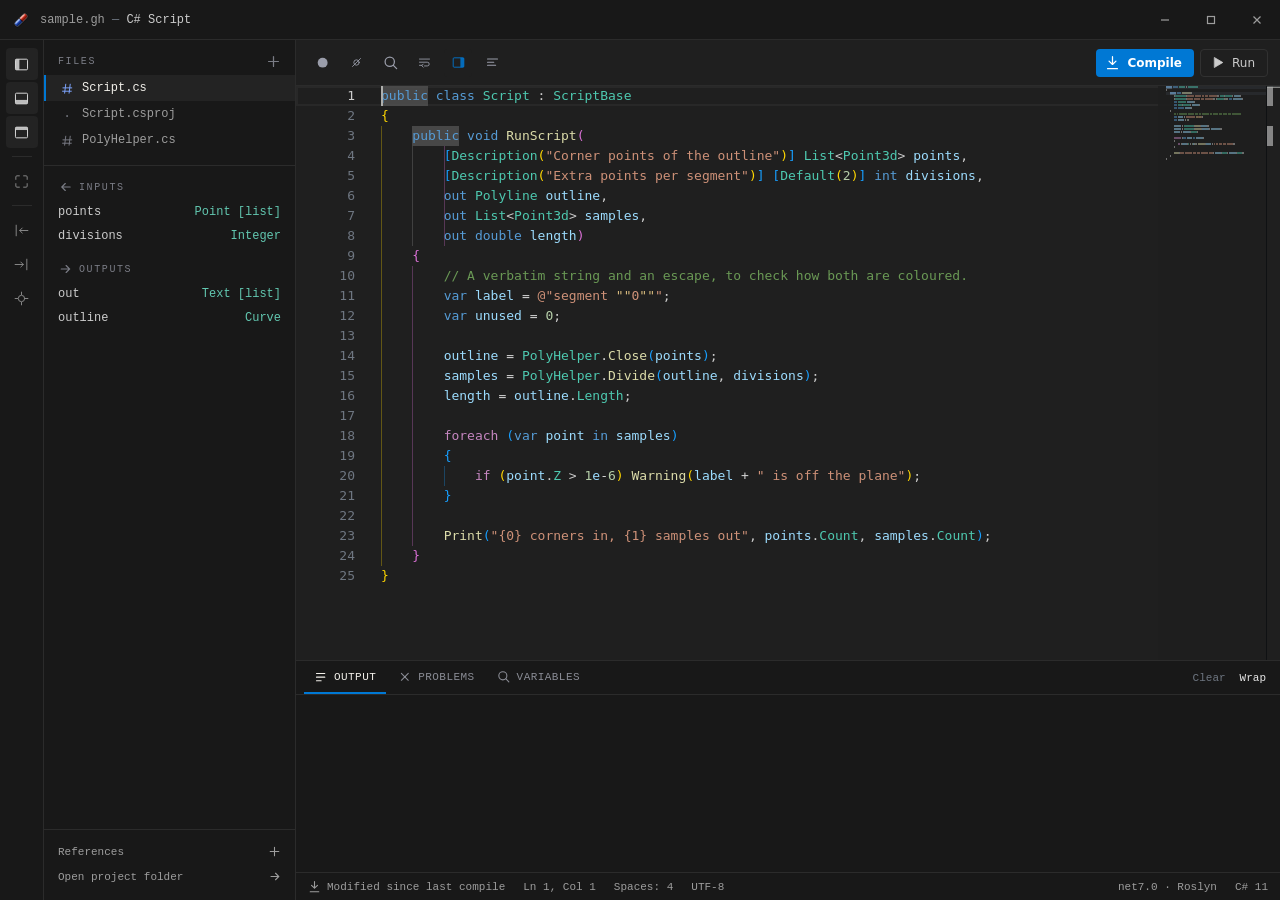
<file: src/PillScript/Editor/web/index.html>
<!DOCTYPE html>
<html lang="en">
<head>
  <meta charset="utf-8" />
  <meta http-equiv="Content-Security-Policy"
        content="default-src 'self' https://pillscript.local; script-src 'self' https://pillscript.local 'unsafe-eval'; style-src 'self' https://pillscript.local 'unsafe-inline'; font-src 'self' https://pillscript.local data:; worker-src 'self' blob:;" />
  <title>C# Script</title>
  <link rel="stylesheet" href="vs/editor/editor.main.css" />
  <link rel="stylesheet" href="css/base.css" />
  <link rel="stylesheet" href="css/shell.css" />
  <link rel="stylesheet" href="css/panel.css" />
  <link rel="stylesheet" href="css/status.css" />
  <link rel="stylesheet" href="css/window.css" />
  <link rel="stylesheet" href="css/references.css" />
</head>
<body>
<svg width="0" height="0" style="position: absolute; overflow: hidden;" aria-hidden="true">
  <defs>
    <linearGradient id="eBlue" gradientUnits="userSpaceOnUse" x1="0" y1="8.5" x2="0" y2="15.5">
      <stop offset="0" stop-color="#78a8ff"></stop><stop offset="0.16" stop-color="#3f74e8"></stop>
      <stop offset="0.5" stop-color="#1a44b4"></stop><stop offset="0.82" stop-color="#0c1f5e"></stop>
      <stop offset="1" stop-color="#2e63c8"></stop>
    </linearGradient>
    <linearGradient id="eRed" gradientUnits="userSpaceOnUse" x1="0" y1="8.5" x2="0" y2="15.5">
      <stop offset="0" stop-color="#ff9b86"></stop><stop offset="0.16" stop-color="#ee5237"></stop>
      <stop offset="0.5" stop-color="#c02414"></stop><stop offset="0.82" stop-color="#65100a"></stop>
      <stop offset="1" stop-color="#d84430"></stop>
    </linearGradient>
    <linearGradient id="eGloss" gradientUnits="userSpaceOnUse" x1="0" y1="9" x2="0" y2="12.2">
      <stop offset="0" stop-color="#ffffff" stop-opacity="0.85"></stop><stop offset="1" stop-color="#ffffff" stop-opacity="0"></stop>
    </linearGradient>
    <clipPath id="eCap"><rect x="1.5" y="8.5" width="21" height="7" rx="3.5"></rect></clipPath>
    <filter id="eShadow" x="-30%" y="-30%" width="170%" height="170%">
      <feDropShadow dx="0.4" dy="0.7" stdDeviation="0.6" flood-color="#000000" flood-opacity="0.55"></feDropShadow>
    </filter>
    <g id="icPill" filter="url(#eShadow)">
      <g transform="rotate(-45 12 12)">
        <g clip-path="url(#eCap)">
          <rect x="1.5" y="8.5" width="10.5" height="7" fill="url(#eBlue)" stroke="none"></rect>
          <rect x="12" y="8.5" width="10.5" height="7" fill="url(#eRed)" stroke="none"></rect>
          <rect x="3.4" y="9.15" width="17.2" height="2.3" rx="1.15" fill="url(#eGloss)" stroke="none"></rect>
          <rect x="11.3" y="8.5" width="1.4" height="7" fill="#08080c" stroke="none" opacity="0.55"></rect>
        </g>
        <rect x="1.5" y="8.5" width="21" height="7" rx="3.5" fill="none" stroke="#06060a" stroke-width="0.9" opacity="0.8"></rect>
        <rect x="1.5" y="8.5" width="21" height="7" rx="3.5" fill="none" stroke="#ffffff" stroke-width="0.55" opacity="0.42"></rect>
      </g>
    </g>
    <g id="icSharp" transform="translate(-32.4 -32.4) scale(2.4)" stroke-width="0.68"><path d="M17.6 15.8 16.8 22.2M20.8 15.8 20 22.2M15.6 18.4h6.3M15.3 20.8h6.3"></path></g>
    <g id="icRun" transform="translate(-32.4 -32.4) scale(2.4)" stroke-width="0.58"><path d="M16.6 15.3 22 18.5l-5.4 3.2z" fill="currentColor"></path></g>
    <g id="icBuild" transform="translate(-32.4 -32.4) scale(2.4)" stroke-width="0.83"><path d="M18.5 14.6v5.2M16.2 17.6l2.3 2.2 2.3-2.2M15.2 22.6h6.6"></path></g>
    <g id="icBreak" transform="translate(-32.4 -32.4) scale(2.4)"><circle cx="18.6" cy="18.6" r="3.3" fill="currentColor" stroke="none"></circle></g>
    <g id="icInspect" transform="translate(-32.4 -32.4) scale(2.4)" stroke-width="0.83"><circle cx="18" cy="18" r="3.1"></circle><path d="M20.4 20.4 22.6 22.6"></path></g>
    <g id="icConsole" transform="translate(-32.4 -32.4) scale(2.4)" stroke-width="0.83"><path d="M15.4 16.2h6.4M15.4 19h6.4M15.4 21.8h3.6"></path></g>
    <g id="icErr" transform="translate(-32.4 -32.4) scale(2.4)" stroke-width="0.83"><path d="M16.1 16.1 21.4 21.4M21.4 16.1 16.1 21.4"></path></g>
    <g id="icPlus" transform="translate(-32.4 -32.4) scale(2.4)" stroke-width="0.83"><path d="M15.2 18.5h6.6M18.5 15.2v6.6"></path></g>
    <g id="icIn" transform="translate(-32.4 -32.4) scale(2.4)" stroke-width="0.83"><path d="M22.2 18.5h-6M18.7 16l-2.5 2.5 2.5 2.5"></path></g>
    <g id="icOut" transform="translate(-32.4 -32.4) scale(2.4)" stroke-width="0.83"><path d="M15.8 18.5h6M19.3 16l2.5 2.5-2.5 2.5"></path></g>
    <g id="icLayL" fill="none"><rect x="3.5" y="4.5" width="17" height="15" rx="1.5"></rect><rect x="3.5" y="4.5" width="5.5" height="15" fill="currentColor" stroke="none" opacity="0.85"></rect></g>
    <g id="icLayR" fill="none"><rect x="3.5" y="4.5" width="17" height="15" rx="1.5"></rect><rect x="15" y="4.5" width="5.5" height="15" fill="currentColor" stroke="none" opacity="0.85"></rect></g>
    <g id="icLayB" fill="none"><rect x="3.5" y="4.5" width="17" height="15" rx="1.5"></rect><rect x="3.5" y="14" width="17" height="5.5" fill="currentColor" stroke="none" opacity="0.85"></rect></g>
    <g id="icLayT" fill="none"><rect x="3.5" y="4.5" width="17" height="15" rx="1.5"></rect><rect x="3.5" y="4.5" width="17" height="4" fill="currentColor" stroke="none" opacity="0.85"></rect></g>
    <g id="icDockL" stroke-linecap="round" stroke-linejoin="round"><path d="M4.5 4.5v15M21 12H9.5M13 8.5 9.5 12l3.5 3.5"></path></g>
    <g id="icDockR" stroke-linecap="round" stroke-linejoin="round"><path d="M19.5 4.5v15M3 12h11.5M11 8.5l3.5 3.5-3.5 3.5"></path></g>
    <g id="icBreakOff" stroke-linecap="round"><circle cx="12" cy="12" r="4.3"></circle><path d="M5.6 18.4 18.4 5.6"></path></g>
    <g id="icWrap" stroke-linecap="round" stroke-linejoin="round"><path d="M4 6.5h16M4 11.5h12.5a3 3 0 0 1 0 6H12M4 16.5h4M10 14.5 7.5 17l2.5 2.5"></path></g>
    <g id="icLocate" stroke-linecap="round"><circle cx="12" cy="12" r="4.5"></circle><path d="M12 3v3.5M12 17.5V21M3 12h3.5M17.5 12H21"></path></g>
    <g id="icTerm"><path d="M5 7.5 9.5 12 5 16.5M12.5 16.5h6.5"></path></g>
    <g id="icFormat"><path d="M4 6.5h16M4 11.5h10M4 16.5h13"></path></g>
    <g id="icZen" stroke-linecap="round"><path d="M4 9V5.5A1.5 1.5 0 0 1 5.5 4H9M15 4h3.5A1.5 1.5 0 0 1 20 5.5V9M20 15v3.5a1.5 1.5 0 0 1-1.5 1.5H15M9 20H5.5A1.5 1.5 0 0 1 4 18.5V15"></path></g>
    <g id="icContinue" transform="translate(-32.4 -32.4) scale(2.4)" stroke-width="0.83"><path d="M15.4 15.2v6.6M17.4 15.4 22 18.5l-4.6 3.1z" fill="none"></path></g>
    <g id="icStop" transform="translate(-32.4 -32.4) scale(2.4)"><rect x="16.2" y="16.2" width="5" height="5" rx="0.6" fill="currentColor" stroke="none"></rect></g>
  </defs>
</svg>

<div id="shell">

  <header id="titlebar">
    <svg class="logo" viewBox="0 0 24 24" width="18" height="18"><use href="#icPill"></use></svg>
    <div id="title" class="title"></div>
    <div class="grow"></div>
    <div class="window-buttons">
      <button id="win-min" title="Minimize" class="win"><svg width="12" height="12" viewBox="0 0 12 12" stroke="currentColor" stroke-width="1.2" fill="none"><path d="M2 6h8"></path></svg></button>
      <button id="win-max" title="Maximize" class="win"><svg width="12" height="12" viewBox="0 0 12 12" stroke="currentColor" stroke-width="1.2" fill="none"><rect x="2.5" y="2.5" width="7" height="7"></rect></svg></button>
      <button id="win-close" title="Close" class="win danger"><svg width="12" height="12" viewBox="0 0 12 12" stroke="currentColor" stroke-width="1.2" fill="none"><path d="M2.5 2.5 9.5 9.5M9.5 2.5 2.5 9.5"></path></svg></button>
    </div>
  </header>

  <div id="splitter" class="splitter hidden" title="Drag to resize"></div>

  <div class="resize nw" data-edge="topleft"></div>
  <div class="resize n" data-edge="top"></div>
  <div class="resize ne" data-edge="topright"></div>
  <div class="resize w" data-edge="left"></div>
  <div class="resize e" data-edge="right"></div>
  <div class="resize sw" data-edge="bottomleft"></div>
  <div class="resize s" data-edge="bottom"></div>
  <div class="resize se" data-edge="bottomright"></div>


  <div id="body">

    <nav id="rail">
      <button id="t-sidebar" class="rail-button" title="Files and parameters"><svg viewBox="0 0 24 24" width="17" height="17" stroke="currentColor" stroke-width="1.4" fill="none"><use href="#icLayL"></use></svg></button>
      <button id="t-panel" class="rail-button" title="Output, terminal and problems"><svg viewBox="0 0 24 24" width="17" height="17" stroke="currentColor" stroke-width="1.4" fill="none"><use href="#icLayB"></use></svg></button>
      <button id="t-toolbar" class="rail-button" title="Toolbar"><svg viewBox="0 0 24 24" width="17" height="17" stroke="currentColor" stroke-width="1.4" fill="none"><use href="#icLayT"></use></svg></button>
      <div class="rail-divider"></div>
      <button id="t-zen" class="rail-button" title="Hide all chrome"><svg viewBox="0 0 24 24" width="17" height="17" stroke="currentColor" stroke-width="1.4" fill="none"><use href="#icZen"></use></svg></button>

      <div class="rail-divider"></div>
      <button id="dock-left" class="rail-button" title="Dock to the left of the canvas"><svg viewBox="0 0 24 24" width="17" height="17" stroke="currentColor" stroke-width="1.4" fill="none"><use href="#icDockL"></use></svg></button>
      <button id="dock-right" class="rail-button" title="Dock to the right of the canvas"><svg viewBox="0 0 24 24" width="17" height="17" stroke="currentColor" stroke-width="1.4" fill="none"><use href="#icDockR"></use></svg></button>

      <button id="locate" class="rail-button" title="Find this component on the canvas"><svg viewBox="0 0 24 24" width="17" height="17" stroke="currentColor" stroke-width="1.4" fill="none"><use href="#icLocate"></use></svg></button>

      <div class="grow"></div>
      <button id="dock-close" class="rail-button hidden" title="Close the editor"><svg width="13" height="13" viewBox="0 0 12 12" stroke="currentColor" stroke-width="1.2" fill="none"><path d="M2.5 2.5 9.5 9.5M9.5 2.5 2.5 9.5"></path></svg></button>
    </nav>

    <aside id="sidebar">
      <div class="section-head">
        <span>Files</span>
        <button id="add" class="ghost" title="Add a file"><svg viewBox="0 0 24 24" width="15" height="15" fill="none" stroke="currentColor" stroke-linecap="round"><use href="#icPlus"></use></svg></button>
      </div>
      <ul id="files" class="files"></ul>

      <div class="rule"></div>

      <div class="section-head">
        <span class="with-icon"><svg viewBox="0 0 24 24" width="14" height="14" fill="none" stroke="currentColor" stroke-linecap="round"><use href="#icIn"></use></svg>Inputs</span>
      </div>
      <div id="inputs" class="params"></div>

      <div class="section-head">
        <span class="with-icon"><svg viewBox="0 0 24 24" width="14" height="14" fill="none" stroke="currentColor" stroke-linecap="round"><use href="#icOut"></use></svg>Outputs</span>
      </div>
      <div id="outputs" class="params"></div>

      <div class="grow"></div>

      <div class="sidebar-foot">
        <button id="references" class="foot-row"><span id="references-label">References</span><svg viewBox="0 0 24 24" width="13" height="13" fill="none" stroke="currentColor" stroke-linecap="round"><use href="#icPlus"></use></svg></button>
        <button id="folder" class="foot-row"><span>Open project folder</span><svg viewBox="0 0 24 24" width="13" height="13" fill="none" stroke="currentColor" stroke-linecap="round"><use href="#icOut"></use></svg></button>
      </div>
    </aside>

    <div id="split-sidebar" class="pane-splitter vertical" title="Drag to resize"></div>

    <main id="main">

      <div id="toolbar">
        <button id="breakpoints" class="icon breakpoint" title="Remove all breakpoints"><svg viewBox="0 0 24 24" width="15" height="15" fill="none" stroke="currentColor"><use href="#icBreak"></use></svg></button>
        <button id="breakpoints-toggle" class="icon" title="Disable all breakpoints"><svg viewBox="0 0 24 24" width="15" height="15" fill="none" stroke="currentColor" stroke-width="1.4"><use href="#icBreakOff"></use></svg></button>
        <button id="inspect" class="icon" title="Inspect variables"><svg viewBox="0 0 24 24" width="15" height="15" fill="none" stroke="currentColor" stroke-linecap="round"><use href="#icInspect"></use></svg></button>
        <button id="wrap-code" class="icon" title="Wrap long lines"><svg viewBox="0 0 24 24" width="15" height="15" fill="none" stroke="currentColor" stroke-width="1.4"><use href="#icWrap"></use></svg></button>
        <button id="t-minimap" class="icon" title="Minimap"><svg viewBox="0 0 24 24" width="15" height="15" stroke="currentColor" stroke-width="1.4" fill="none"><use href="#icLayR"></use></svg></button>
        <button id="format" class="icon" title="Format document"><svg viewBox="0 0 24 24" width="15" height="15" fill="none" stroke="currentColor" stroke-width="1.7" stroke-linecap="round"><use href="#icFormat"></use></svg></button>

        <div id="debug-bar" class="debug-bar hidden">
          <div class="toolbar-divider"></div>
          <span class="debug-label">Paused</span>
          <button id="continue" class="icon" title="Continue"><svg viewBox="0 0 24 24" width="15" height="15" fill="none" stroke="currentColor" stroke-linecap="round"><use href="#icContinue"></use></svg></button>
          <button id="stop" class="icon" title="Stop the script"><svg viewBox="0 0 24 24" width="15" height="15" fill="none" stroke="currentColor"><use href="#icStop"></use></svg></button>
        </div>

        <div class="grow"></div>

        <button id="compile" class="primary"><svg viewBox="0 0 24 24" width="15" height="15" fill="none" stroke="currentColor" stroke-linecap="round" stroke-linejoin="round"><use href="#icBuild"></use></svg>Compile</button>
        <button id="run" class="secondary"><svg viewBox="0 0 24 24" width="15" height="15" fill="none" stroke="currentColor" stroke-linecap="round" stroke-linejoin="round"><use href="#icRun"></use></svg>Run</button>
      </div>

      <div id="editor"></div>

      <div id="split-panel" class="pane-splitter horizontal" title="Drag to resize"></div>

      <section id="panel">
        <div class="tabs">
          <button id="tab-output" class="tab"><svg viewBox="0 0 24 24" width="13" height="13" fill="none" stroke="currentColor" stroke-linecap="round"><use href="#icConsole"></use></svg>Output</button>
          <button id="tab-problems" class="tab"><svg viewBox="0 0 24 24" width="13" height="13" fill="none" stroke="currentColor" stroke-linecap="round"><use href="#icErr"></use></svg>Problems<span id="problem-count" class="badge hidden">0</span></button>
          <button id="tab-variables" class="tab"><svg viewBox="0 0 24 24" width="13" height="13" fill="none" stroke="currentColor" stroke-linecap="round"><use href="#icInspect"></use></svg>Variables</button>
          <div class="grow"></div>
          <button id="panel-clear" class="link">Clear</button>
          <button id="panel-wrap" class="link">Wrap</button>
        </div>

        <div class="panel-body">
          <div id="view-output" class="view log"></div>
          <ul id="view-problems" class="view problems"></ul>
          <div id="view-variables" class="view variables"></div>
        </div>
      </section>

      <footer id="status">
        <span class="status-item"><svg viewBox="0 0 24 24" width="13" height="13" fill="none" stroke="currentColor" stroke-linecap="round" stroke-linejoin="round"><use href="#icBuild"></use></svg><span id="status-build">Not compiled</span></span>
        <span id="status-caret" class="status-item">Ln 1, Col 1</span>
        <span id="status-indent" class="status-item">Spaces: 4</span>
        <span class="status-item">UTF-8</span>
        <div class="grow"></div>
        <button id="status-breakpoints" class="status-item breakpoints hidden" title="Breakpoints"><svg viewBox="0 0 24 24" width="13" height="13" fill="none" stroke="currentColor"><use href="#icBreak"></use></svg><span id="status-breakpoints-text">0 breakpoints</span></button>

        <div id="breakpoint-menu" class="menu hidden">
          <button id="menu-toggle" class="menu-item">Disable all breakpoints</button>
          <button id="menu-remove" class="menu-item">Remove all breakpoints</button>
        </div>
        <span id="runtime" class="status-item">net7.0 · Roslyn</span>
        <span class="status-item">C# 11</span>
      </footer>
    </main>
  </div>
</div>

<div id="references-panel" class="modal hidden">
  <div class="modal-box">
    <div class="modal-head">
      <span>References</span>
      <button id="references-close" class="ghost" title="Close">&#215;</button>
    </div>

    <div class="modal-body">

      <section class="ref-group">
        <h3 class="ref-heading">Packages<span id="ref-packages-count" class="count"></span></h3>

        <div class="ref-search">
          <svg viewBox="0 0 24 24" width="14" height="14" fill="none" stroke="currentColor" stroke-linecap="round"><use href="#icInspect"></use></svg>
          <input id="ref-search" placeholder="Search nuget.org, or type a package id" autocomplete="off" />
          <ul id="ref-results" class="ref-results hidden"></ul>
        </div>

        <ul id="ref-packages" class="ref-list"></ul>
      </section>

      <section class="ref-group">
        <h3 class="ref-heading">
          Assemblies<span id="ref-local-count" class="count"></span>
          <button id="ref-add-local" class="link">Add a DLL</button>
        </h3>
        <ul id="ref-local" class="ref-list"></ul>
      </section>

      <section class="ref-group">
        <button id="ref-host-toggle" class="ref-disclosure">
          <span class="chevron">&#9656;</span>Provided by Rhino<span id="ref-host-count" class="count"></span>
        </button>
        <div id="ref-host" class="ref-host hidden"></div>
      </section>

    </div>

    <div class="modal-foot">
      <span id="ref-note" class="note"></span>
      <button id="ref-restore" class="link">Restore</button>
      <button id="ref-edit-csproj" class="link">Open Script.csproj</button>
    </div>
  </div>
</div>

<script src="vs/loader.js"></script>
<script src="theme.js"></script>
<script src="csharp.js"></script>
<script src="sample.js"></script>
<script src="probe.js"></script>
<script src="app/state.js"></script>
<script src="app/bridge.js"></script>
<script src="app/layout.js"></script>
<script src="app/panel.js"></script>
<script src="app/breakpoints.js"></script>
<script src="app/language.js"></script>
<script src="app/files.js"></script>
<script src="app/references.js"></script>
<script src="app/nuget.js"></script>
<script src="app/status.js"></script>
<script src="app/main.js"></script>
</body>
</html>
</file>
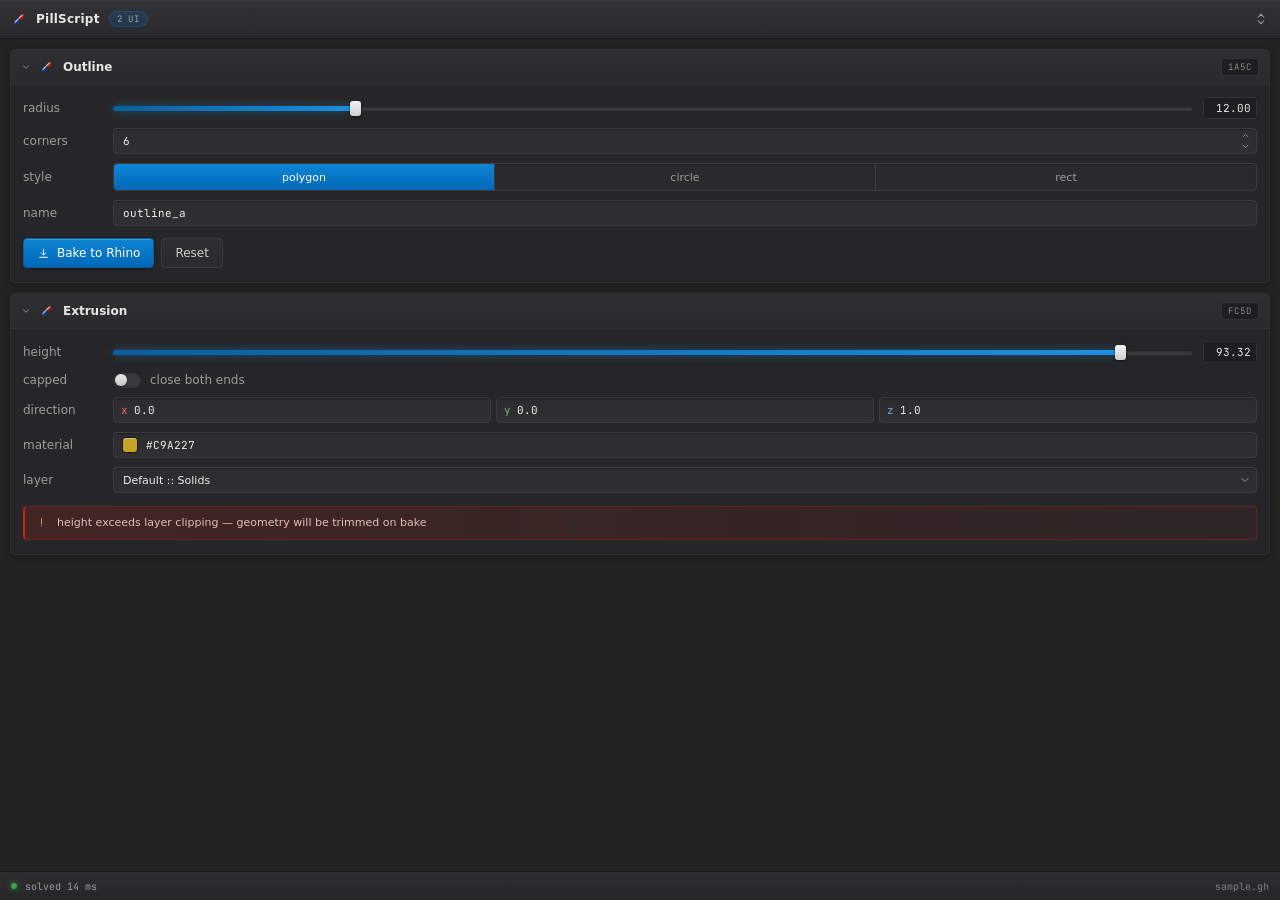
<file: src/PillScript/Editor/web/panel/index.html>
<!doctype html>
<html>
<head>
  <meta charset="utf-8" />
  <title>PillScript</title>
  <link rel="stylesheet" href="panel.css" />
  <link rel="stylesheet" href="controls.css" />
  <!-- Last sheet in the document, so a script's own ui.css wins by cascade order. -->
  <style id="author"></style>
</head>
<body>

<svg width="0" height="0" class="sprite" aria-hidden="true">
  <defs>
    <linearGradient id="pBlue" gradientUnits="userSpaceOnUse" x1="0" y1="8.5" x2="0" y2="15.5">
      <stop offset="0" stop-color="#78a8ff"></stop><stop offset="0.16" stop-color="#3f74e8"></stop>
      <stop offset="0.5" stop-color="#1a44b4"></stop><stop offset="0.82" stop-color="#0c1f5e"></stop>
      <stop offset="1" stop-color="#2e63c8"></stop>
    </linearGradient>
    <linearGradient id="pRed" gradientUnits="userSpaceOnUse" x1="0" y1="8.5" x2="0" y2="15.5">
      <stop offset="0" stop-color="#ff9b86"></stop><stop offset="0.16" stop-color="#ee5237"></stop>
      <stop offset="0.5" stop-color="#c02414"></stop><stop offset="0.82" stop-color="#65100a"></stop>
      <stop offset="1" stop-color="#d84430"></stop>
    </linearGradient>
    <linearGradient id="pGloss" gradientUnits="userSpaceOnUse" x1="0" y1="9" x2="0" y2="12.2">
      <stop offset="0" stop-color="#ffffff" stop-opacity="0.85"></stop>
      <stop offset="1" stop-color="#ffffff" stop-opacity="0"></stop>
    </linearGradient>
    <clipPath id="pCap"><rect x="1.5" y="8.5" width="21" height="7" rx="3.5"></rect></clipPath>
    <filter id="pShadow" x="-30%" y="-30%" width="170%" height="170%">
      <feDropShadow dx="0.4" dy="0.7" stdDeviation="0.6" flood-color="#000000" flood-opacity="0.55"></feDropShadow>
    </filter>

    <g id="icPill" filter="url(#pShadow)">
      <g transform="rotate(-45 12 12)">
        <g clip-path="url(#pCap)">
          <rect x="1.5" y="8.5" width="10.5" height="7" fill="url(#pBlue)"></rect>
          <rect x="12" y="8.5" width="10.5" height="7" fill="url(#pRed)"></rect>
          <rect x="3.4" y="9.15" width="17.2" height="2.3" rx="1.15" fill="url(#pGloss)"></rect>
          <rect x="11.3" y="8.5" width="1.4" height="7" fill="#08080c" opacity="0.55"></rect>
        </g>
        <rect x="1.5" y="8.5" width="21" height="7" rx="3.5" fill="none" stroke="#06060a"
              stroke-width="0.9" opacity="0.8"></rect>
        <rect x="1.5" y="8.5" width="21" height="7" rx="3.5" fill="none" stroke="#ffffff"
              stroke-width="0.55" opacity="0.42"></rect>
      </g>
    </g>
  </defs>
</svg>

<header id="chrome">
  <svg class="glyph pill" viewBox="0 0 24 24"><use href="#icPill"></use></svg>
  <span class="name">PillScript</span>
  <span id="count"></span>
  <div class="spacer"></div>
  <div id="fold" class="tool" title="Roll every script up or down">
    <svg class="glyph" viewBox="0 0 24 24" fill="none" stroke="currentColor" stroke-width="1.8"
         stroke-linecap="round"><path d="M7 9l5-5 5 5M7 15l5 5 5-5"></path></svg>
  </div>
</header>

<main id="sections"></main>

<footer id="status">
  <div id="lamp"></div>
  <span id="solved" class="mono"></span>
  <div class="spacer"></div>
  <span id="document" class="mono muted"></span>
</footer>

<script src="controls.js"></script>
<script src="choices.js"></script>
<script src="reorder.js"></script>
<script src="panel.js"></script>
</body>
</html>
</file>
<file: src/PillScript/Editor/web/vs/editor/editor.main.css>
.monaco-editor{font-family:-apple-system,BlinkMacSystemFont,Segoe WPC,Segoe UI,HelveticaNeue-Light,system-ui,Ubuntu,Droid Sans,sans-serif;--monaco-monospace-font: "SF Mono", Monaco, Menlo, Consolas, "Ubuntu Mono", "Liberation Mono", "DejaVu Sans Mono", "Courier New", monospace}.monaco-menu .monaco-action-bar.vertical .action-item .action-menu-item:focus .action-label{stroke-width:1.2px}.monaco-editor.vs-dark .monaco-menu .monaco-action-bar.vertical .action-menu-item:focus .action-label,.monaco-editor.hc-black .monaco-menu .monaco-action-bar.vertical .action-menu-item:focus .action-label,.monaco-editor.hc-light .monaco-menu .monaco-action-bar.vertical .action-menu-item:focus .action-label{stroke-width:1.2px}.monaco-hover p{margin:0}.monaco-aria-container{position:absolute!important;top:0;height:1px;width:1px;margin:-1px;overflow:hidden;padding:0;clip:rect(1px,1px,1px,1px);clip-path:inset(50%)}.monaco-editor .synthetic-focus,.monaco-diff-editor .synthetic-focus,.monaco-editor [tabindex="0"]:focus,.monaco-diff-editor [tabindex="0"]:focus,.monaco-editor [tabindex="-1"]:focus,.monaco-diff-editor [tabindex="-1"]:focus,.monaco-editor button:focus,.monaco-diff-editor button:focus,.monaco-editor input[type=button]:focus,.monaco-diff-editor input[type=button]:focus,.monaco-editor input[type=checkbox]:focus,.monaco-diff-editor input[type=checkbox]:focus,.monaco-editor input[type=search]:focus,.monaco-diff-editor input[type=search]:focus,.monaco-editor input[type=text]:focus,.monaco-diff-editor input[type=text]:focus,.monaco-editor select:focus,.monaco-diff-editor select:focus,.monaco-editor textarea:focus,.monaco-diff-editor textarea:focus{outline-width:1px;outline-style:solid;outline-offset:-1px;outline-color:var(--vscode-focusBorder);opacity:1}.monaco-aria-container{position:absolute;left:-999em}::-ms-clear{display:none}.monaco-editor .editor-widget input{color:inherit}.monaco-editor{position:relative;overflow:visible;-webkit-text-size-adjust:100%;text-spacing-trim:space-all;color:var(--vscode-editor-foreground);background-color:var(--vscode-editor-background);overflow-wrap:initial}.monaco-editor-background{background-color:var(--vscode-editor-background)}.monaco-editor .rangeHighlight{background-color:var(--vscode-editor-rangeHighlightBackground);box-sizing:border-box;border:1px solid var(--vscode-editor-rangeHighlightBorder)}.monaco-editor.hc-black .rangeHighlight,.monaco-editor.hc-light .rangeHighlight{border-style:dotted}.monaco-editor .symbolHighlight{background-color:var(--vscode-editor-symbolHighlightBackground);box-sizing:border-box;border:1px solid var(--vscode-editor-symbolHighlightBorder)}.monaco-editor.hc-black .symbolHighlight,.monaco-editor.hc-light .symbolHighlight{border-style:dotted}.monaco-editor .editorCanvas{position:absolute;width:100%;height:100%;z-index:0;pointer-events:none}.monaco-editor .overflow-guard{position:relative;overflow:hidden}.monaco-editor .view-overlays{position:absolute;top:0}.monaco-editor .view-overlays>div,.monaco-editor .margin-view-overlays>div{position:absolute;width:100%}.monaco-editor .squiggly-error{border-bottom:4px double var(--vscode-editorError-border)}.monaco-editor .squiggly-error:before{display:block;content:"";width:100%;height:100%;background:var(--vscode-editorError-background)}.monaco-editor .squiggly-warning{border-bottom:4px double var(--vscode-editorWarning-border)}.monaco-editor .squiggly-warning:before{display:block;content:"";width:100%;height:100%;background:var(--vscode-editorWarning-background)}.monaco-editor .squiggly-info{border-bottom:4px double var(--vscode-editorInfo-border)}.monaco-editor .squiggly-info:before{display:block;content:"";width:100%;height:100%;background:var(--vscode-editorInfo-background)}.monaco-editor .squiggly-hint{border-bottom:2px dotted var(--vscode-editorHint-border)}.monaco-editor.showUnused .squiggly-unnecessary{border-bottom:2px dashed var(--vscode-editorUnnecessaryCode-border)}.monaco-editor.showDeprecated .squiggly-inline-deprecated{text-decoration:line-through;text-decoration-color:var(--vscode-editor-foreground, inherit)}.monaco-scrollable-element>.scrollbar>.scra{cursor:pointer;font-size:11px!important}.monaco-scrollable-element>.visible{opacity:1;background:#0000;transition:opacity .1s linear;z-index:11}.monaco-scrollable-element>.invisible{opacity:0;pointer-events:none}.monaco-scrollable-element>.invisible.fade{transition:opacity .8s linear}.disable-animations .monaco-scrollable-element>.visible,.disable-animations .monaco-scrollable-element>.invisible.fade{transition:none}.monaco-scrollable-element>.shadow{position:absolute;display:none}.monaco-scrollable-element>.shadow.top{display:block;top:0;left:3px;height:3px;width:100%;box-shadow:var(--vscode-scrollbar-shadow) 0 6px 6px -6px inset}.monaco-scrollable-element>.shadow.left{display:block;top:3px;left:0;height:100%;width:3px;box-shadow:var(--vscode-scrollbar-shadow) 6px 0 6px -6px inset}.monaco-scrollable-element>.shadow.top-left-corner{display:block;top:0;left:0;height:3px;width:3px}.monaco-scrollable-element>.shadow.top.left{box-shadow:var(--vscode-scrollbar-shadow) 6px 0 6px -6px inset}.monaco-scrollable-element>.scrollbar{background:var(--vscode-scrollbar-background)}.monaco-scrollable-element>.scrollbar>.slider{background:var(--vscode-scrollbarSlider-background)}.monaco-scrollable-element>.scrollbar>.slider:hover{background:var(--vscode-scrollbarSlider-hoverBackground)}.monaco-scrollable-element>.scrollbar>.slider.active{background:var(--vscode-scrollbarSlider-activeBackground)}.monaco-editor .blockDecorations-container{position:absolute;top:0;pointer-events:none}.monaco-editor .blockDecorations-block{position:absolute;box-sizing:border-box}.monaco-editor .view-overlays .current-line,.monaco-editor .margin-view-overlays .current-line{display:block;position:absolute;left:0;top:0;box-sizing:border-box;height:100%}.monaco-editor .margin-view-overlays .current-line.current-line-margin.current-line-margin-both{border-right:0}.monaco-editor .lines-content .cdr{position:absolute;height:100%}.monaco-editor .glyph-margin{position:absolute;top:0}.monaco-editor .glyph-margin-widgets .cgmr{position:absolute;display:flex;align-items:center;justify-content:center}.monaco-editor .glyph-margin-widgets .cgmr.codicon-modifier-spin:before{position:absolute;top:50%;left:50%;transform:translate(-50%,-50%)}.monaco-editor .lines-content .core-guide{position:absolute;box-sizing:border-box;height:100%}.monaco-editor .margin-view-overlays .line-numbers{bottom:0;font-variant-numeric:tabular-nums;position:absolute;text-align:right;display:inline-block;vertical-align:middle;box-sizing:border-box;cursor:default}.monaco-editor .relative-current-line-number{text-align:left;display:inline-block;width:100%}.monaco-editor .margin-view-overlays .line-numbers.lh-odd{margin-top:1px}.monaco-editor .line-numbers{color:var(--vscode-editorLineNumber-foreground)}.monaco-editor .line-numbers.active-line-number{color:var(--vscode-editorLineNumber-activeForeground)}.monaco-mouse-cursor-text{cursor:text}.mtkcontrol{color:#fff!important;background:#960000!important}.mtkoverflow{background-color:var(--vscode-button-background, var(--vscode-editor-background));color:var(--vscode-button-foreground, var(--vscode-editor-foreground));border-width:1px;border-style:solid;border-color:var(--vscode-contrastBorder);border-radius:2px;padding:4px;cursor:pointer}.mtkoverflow:hover{background-color:var(--vscode-button-hoverBackground)}.monaco-editor.no-user-select .lines-content,.monaco-editor.no-user-select .view-line,.monaco-editor.no-user-select .view-lines{user-select:none;-webkit-user-select:none}.monaco-editor.mac .lines-content:hover,.monaco-editor.mac .view-line:hover,.monaco-editor.mac .view-lines:hover{user-select:text;-webkit-user-select:text;-ms-user-select:text}.monaco-editor.enable-user-select{user-select:initial;-webkit-user-select:initial}.monaco-editor .view-lines{white-space:nowrap}.monaco-editor .view-line{box-sizing:border-box;position:absolute;width:100%}.monaco-editor .lines-content>.view-lines>.view-line>span{top:0;bottom:0;position:absolute}.monaco-editor .mtkw{color:var(--vscode-editorWhitespace-foreground)!important}.monaco-editor .mtkz{display:inline-block;color:var(--vscode-editorWhitespace-foreground)!important}.monaco-editor .lines-decorations{position:absolute;top:0;background:#fff}.monaco-editor .margin-view-overlays .cldr{position:absolute;height:100%}.monaco-editor .margin{background-color:var(--vscode-editorGutter-background)}.monaco-editor .margin-view-overlays .cmdr{position:absolute;left:0;width:100%;height:100%}.monaco-editor .minimap.slider-mouseover .minimap-slider{opacity:0;transition:opacity .1s linear}.monaco-editor .minimap.slider-mouseover:hover .minimap-slider,.monaco-editor .minimap.slider-mouseover .minimap-slider.active{opacity:1}.monaco-editor .minimap-slider .minimap-slider-horizontal{background:var(--vscode-minimapSlider-background)}.monaco-editor .minimap-slider:hover .minimap-slider-horizontal{background:var(--vscode-minimapSlider-hoverBackground)}.monaco-editor .minimap-slider.active .minimap-slider-horizontal{background:var(--vscode-minimapSlider-activeBackground)}.monaco-editor .minimap-shadow-visible{box-shadow:var(--vscode-shadow-md)}.monaco-editor .minimap-shadow-hidden{position:absolute;width:0}.monaco-editor .minimap-shadow-visible{position:absolute;left:-6px;width:6px;pointer-events:none}.monaco-editor.no-minimap-shadow .minimap-shadow-visible{position:absolute;left:-1px;width:1px}.minimap.minimap-autohide-mouseover,.minimap.minimap-autohide-scroll{opacity:0;transition:opacity .5s}.minimap.minimap-autohide-scroll{pointer-events:none}.minimap.minimap-autohide-mouseover:hover,.minimap.minimap-autohide-scroll.active{opacity:1;pointer-events:auto}.monaco-editor .minimap{z-index:5}.monaco-editor .minimap canvas{opacity:.9}.monaco-editor .overlayWidgets{position:absolute;top:0;left:0}.monaco-editor .view-ruler{position:absolute;top:0;box-shadow:1px 0 0 0 var(--vscode-editorRuler-foreground) inset;pointer-events:none}.monaco-editor .scroll-decoration{position:absolute;top:0;left:0;height:6px;box-shadow:var(--vscode-scrollbar-shadow) 0 6px 6px -6px inset}.monaco-editor .lines-content .cslr{position:absolute}.monaco-editor .focused .selected-text{background-color:var(--vscode-editor-selectionBackground)}.monaco-editor .selected-text{background-color:var(--vscode-editor-inactiveSelectionBackground)}.monaco-editor .top-left-radius{border-top-left-radius:3px}.monaco-editor .bottom-left-radius{border-bottom-left-radius:3px}.monaco-editor .top-right-radius{border-top-right-radius:3px}.monaco-editor .bottom-right-radius{border-bottom-right-radius:3px}.monaco-editor.hc-black .top-left-radius{border-top-left-radius:0}.monaco-editor.hc-black .bottom-left-radius{border-bottom-left-radius:0}.monaco-editor.hc-black .top-right-radius{border-top-right-radius:0}.monaco-editor.hc-black .bottom-right-radius{border-bottom-right-radius:0}.monaco-editor.hc-light .top-left-radius{border-top-left-radius:0}.monaco-editor.hc-light .bottom-left-radius{border-bottom-left-radius:0}.monaco-editor.hc-light .top-right-radius{border-top-right-radius:0}.monaco-editor.hc-light .bottom-right-radius{border-bottom-right-radius:0}.monaco-editor .cursors-layer{position:absolute;top:0}.monaco-editor .cursors-layer>.cursor{position:absolute;overflow:hidden;box-sizing:border-box}.monaco-editor .cursors-layer.cursor-smooth-caret-animation>.cursor{transition:all 80ms}.monaco-editor .cursors-layer.cursor-block-outline-style>.cursor{background:transparent!important;border-style:solid;border-width:1px}.monaco-editor .cursors-layer.cursor-underline-style>.cursor{border-bottom-width:2px;border-bottom-style:solid;background:transparent!important}.monaco-editor .cursors-layer.cursor-underline-thin-style>.cursor{border-bottom-width:1px;border-bottom-style:solid;background:transparent!important}@keyframes monaco-cursor-smooth{0%,20%{opacity:1}60%,to{opacity:0}}@keyframes monaco-cursor-phase{0%,20%{opacity:1}90%,to{opacity:0}}@keyframes monaco-cursor-expand{0%,20%{transform:scaleY(1)}80%,to{transform:scaleY(0)}}.cursor-smooth{animation:monaco-cursor-smooth .5s ease-in-out 0s 20 alternate}.cursor-phase{animation:monaco-cursor-phase .5s ease-in-out 0s 20 alternate}.cursor-expand>.cursor{animation:monaco-cursor-expand .5s ease-in-out 0s 20 alternate}.monaco-editor .mwh{position:absolute;color:var(--vscode-editorWhitespace-foreground)!important}.monaco-editor .monaco-decoration-css-rule-extractor{visibility:hidden;pointer-events:none}.monaco-editor .inputarea{min-width:0;min-height:0;margin:0;padding:0;position:absolute;outline:none!important;resize:none;border:none;overflow:hidden;color:transparent;background-color:transparent;z-index:-10}.monaco-editor .inputarea.ime-input{z-index:10;caret-color:var(--vscode-editorCursor-foreground);color:var(--vscode-editor-foreground)}.monaco-editor .native-edit-context{margin:0;padding:0;position:absolute;overflow-y:scroll;scrollbar-width:none;z-index:-10;white-space:pre-wrap}.monaco-editor .ime-text-area{min-width:0;min-height:0;margin:0;padding:0;position:absolute;outline:none!important;resize:none;border:none;overflow:hidden;color:transparent;background-color:transparent;z-index:-10}.monaco-editor .edit-context-composition-none{background-color:transparent;border-bottom:none}.monaco-editor :not(.hc-black,.hc-light) .edit-context-composition-secondary{border-bottom:1px solid var(--vscode-editor-compositionBorder)}.monaco-editor :not(.hc-black,.hc-light) .edit-context-composition-primary{border-bottom:2px solid var(--vscode-editor-compositionBorder)}.monaco-editor :is(.hc-black,.hc-light) .edit-context-composition-secondary{border:1px solid var(--vscode-editor-compositionBorder)}.monaco-editor :is(.hc-black,.hc-light) .edit-context-composition-primary{border:2px solid var(--vscode-editor-compositionBorder)}.monaco-editor .margin-view-overlays .gpu-mark{position:absolute;top:0;bottom:0;left:0;width:100%;display:inline-block;border-left:solid 2px var(--vscode-editorWarning-foreground);opacity:.2;transition:background-color .1s linear}.monaco-editor .margin-view-overlays .gpu-mark:hover{background-color:var(--vscode-editorWarning-foreground)}.monaco-hover.workbench-hover{position:relative;font-size:13px;line-height:19px;z-index:40;overflow:hidden;max-width:700px;background:var(--vscode-editorHoverWidget-background);border:1px solid var(--vscode-editorHoverWidget-border);border-radius:5px;color:var(--vscode-editorHoverWidget-foreground);box-shadow:var(--vscode-shadow-lg)}.monaco-hover.workbench-hover.with-pointer{border-radius:3px}.monaco-hover.workbench-hover .monaco-action-bar .action-item .codicon{width:13px;height:13px}.monaco-hover.workbench-hover hr{border-bottom:none}.monaco-hover.workbench-hover.compact{font-size:12px}.monaco-hover.workbench-hover.compact .monaco-action-bar .action-item .codicon{width:12px;height:12px}.monaco-hover.workbench-hover.compact .hover-contents{padding:2px 8px}.workbench-hover-container.locked .monaco-hover.workbench-hover{outline:1px solid var(--vscode-editorHoverWidget-border)}.workbench-hover-container:focus-within.locked .monaco-hover.workbench-hover{outline-color:var(--vscode-focusBorder)}.workbench-hover-pointer{position:absolute;z-index:41;pointer-events:none}.workbench-hover-pointer:after{content:"";position:absolute;width:5px;height:5px;background-color:var(--vscode-editorHoverWidget-background);border-right:1px solid var(--vscode-editorHoverWidget-border);border-bottom:1px solid var(--vscode-editorHoverWidget-border)}.workbench-hover-container:not(:focus-within).locked .workbench-hover-pointer:after{width:4px;height:4px;border-right-width:2px;border-bottom-width:2px}.workbench-hover-container:focus-within .workbench-hover-pointer:after{border-right:1px solid var(--vscode-focusBorder);border-bottom:1px solid var(--vscode-focusBorder)}.workbench-hover-pointer.left{left:-3px}.workbench-hover-pointer.right{right:3px}.workbench-hover-pointer.top{top:-3px}.workbench-hover-pointer.bottom{bottom:3px}.workbench-hover-pointer.left:after{transform:rotate(135deg)}.workbench-hover-pointer.right:after{transform:rotate(315deg)}.workbench-hover-pointer.top:after{transform:rotate(225deg)}.workbench-hover-pointer.bottom:after{transform:rotate(45deg)}.monaco-hover.workbench-hover a{color:var(--vscode-textLink-foreground)}.monaco-hover.workbench-hover a:focus{outline:1px solid;outline-offset:-1px;text-decoration:underline;outline-color:var(--vscode-focusBorder)}.monaco-hover.workbench-hover a.codicon:focus,.monaco-hover.workbench-hover a.monaco-button:focus{text-decoration:none}.monaco-hover.workbench-hover a:hover,.monaco-hover.workbench-hover a:active{color:var(--vscode-textLink-activeForeground)}.monaco-hover.workbench-hover code{background:var(--vscode-textCodeBlock-background)}.monaco-hover.workbench-hover .hover-row .actions{background:var(--vscode-editorHoverWidget-statusBarBackground)}.monaco-hover.workbench-hover.right-aligned{left:1px}.monaco-hover.workbench-hover.right-aligned .hover-row.status-bar .actions{flex-direction:row-reverse}.monaco-hover.workbench-hover.right-aligned .hover-row.status-bar .actions .action-container{margin-right:0;margin-left:16px}.monaco-hover{cursor:default;position:absolute;overflow:hidden;user-select:text;-webkit-user-select:text;box-sizing:border-box;line-height:1.5em;white-space:var(--vscode-hover-whiteSpace, normal)}.monaco-hover.fade-in{animation:fadein .1s linear}.monaco-hover.hidden{display:none}.monaco-hover a:hover:not(.disabled){cursor:pointer}.monaco-hover .hover-contents:not(.html-hover-contents){padding:4px 8px}.monaco-hover .markdown-hover>.hover-contents:not(.code-hover-contents){max-width:var(--vscode-hover-maxWidth, 500px);word-wrap:break-word}.monaco-hover .markdown-hover>.hover-contents:not(.code-hover-contents) hr{min-width:100%}.monaco-hover p,.monaco-hover .code,.monaco-hover ul,.monaco-hover h1,.monaco-hover h2,.monaco-hover h3,.monaco-hover h4,.monaco-hover h5,.monaco-hover h6{margin:8px 0}.monaco-hover h1,.monaco-hover h2,.monaco-hover h3,.monaco-hover h4,.monaco-hover h5,.monaco-hover h6{line-height:1.1}.monaco-hover code{font-family:var(--monaco-monospace-font)}.monaco-hover hr{box-sizing:border-box;border-left:0px;border-right:0px;margin:4px -8px -4px;height:1px}.monaco-hover p:first-child,.monaco-hover .code:first-child,.monaco-hover ul:first-child{margin-top:0}.monaco-hover p:last-child,.monaco-hover .code:last-child,.monaco-hover ul:last-child{margin-bottom:0}.monaco-hover ul,.monaco-hover ol{padding-left:20px}.monaco-hover li>p{margin-bottom:0}.monaco-hover li>ul{margin-top:0}.monaco-hover code{border-radius:3px;padding:0 .4em}.monaco-hover .monaco-tokenized-source{white-space:var(--vscode-hover-sourceWhiteSpace, pre-wrap)}.monaco-hover .hover-row.status-bar{font-size:12px;line-height:22px}.monaco-hover .hover-row.status-bar .info{font-style:italic;padding:0 8px}.monaco-hover .hover-row.status-bar .actions{display:flex;padding:0 8px;width:100%;box-sizing:border-box}.monaco-hover .hover-row.status-bar .actions .action-container{margin-right:16px;cursor:pointer;overflow:hidden;text-wrap:nowrap;text-overflow:ellipsis}.monaco-hover .hover-row.status-bar .actions .action-container .action .icon{padding-right:4px;vertical-align:middle;font-size:inherit}.monaco-hover .hover-row.status-bar .actions .action-container a{color:var(--vscode-textLink-foreground);text-decoration:var(--text-link-decoration)}.monaco-hover .hover-row.status-bar .actions .action-container a .icon.codicon{color:var(--vscode-textLink-foreground)}.monaco-hover .markdown-hover .hover-contents .codicon{color:inherit;font-size:inherit;vertical-align:middle}.monaco-hover .hover-contents a.code-link:hover,.monaco-hover .hover-contents a.code-link{color:inherit}.monaco-hover .hover-contents a.code-link:before{content:"("}.monaco-hover .hover-contents a.code-link:after{content:")"}.monaco-hover .hover-contents a.code-link>span{text-decoration:underline;border-bottom:1px solid transparent;text-underline-position:under;color:var(--vscode-textLink-foreground)}.monaco-hover .hover-contents a.code-link>span:hover{color:var(--vscode-textLink-activeForeground)}.monaco-hover .markdown-hover .hover-contents:not(.code-hover-contents):not(.html-hover-contents) span.codicon{margin-bottom:2px}.monaco-hover-content .action-container a{-webkit-user-select:none;user-select:none}.monaco-hover-content .action-container.disabled{pointer-events:none;opacity:.4;cursor:default}.monaco-hover .action-container,.monaco-hover .action,.monaco-hover button,.monaco-hover .monaco-button,.monaco-hover .monaco-text-button,.monaco-hover [role=button]{-webkit-user-select:none;user-select:none}.context-view{position:absolute}.context-view.fixed{all:initial;font-family:inherit;font-size:13px;position:fixed;color:inherit}.monaco-select-box{width:100%;cursor:pointer;border-radius:var(--vscode-cornerRadius-small)}.monaco-select-box-dropdown-container{font-size:13px;font-weight:400;text-transform:none}.monaco-action-bar .action-item.select-container{cursor:default}.monaco-action-bar .action-item .monaco-select-box{cursor:pointer;min-width:100px;min-height:18px;padding:2px 23px 2px 8px}.mac .monaco-action-bar .action-item .monaco-select-box{font-size:11px;border-radius:var(--vscode-cornerRadius-small);min-height:24px}.monaco-list{position:relative;height:100%;width:100%;white-space:nowrap;overflow:hidden}.monaco-list.mouse-support{user-select:none;-webkit-user-select:none}.monaco-list>.monaco-scrollable-element{height:100%}.monaco-list-rows{position:relative;width:100%;height:100%}.monaco-list.horizontal-scrolling .monaco-list-rows{width:auto;min-width:100%}.monaco-list-row{position:absolute;box-sizing:border-box;overflow:hidden;width:100%}.monaco-list.mouse-support .monaco-list-row{cursor:pointer;touch-action:none}.monaco-list .monaco-scrollable-element>.scrollbar.vertical,.monaco-pane-view>.monaco-split-view2.vertical>.monaco-scrollable-element>.scrollbar.vertical{z-index:14}.monaco-list-row.scrolling{display:none!important}.monaco-list.element-focused,.monaco-list.selection-single,.monaco-list.selection-multiple{outline:0!important}.monaco-list-type-filter-message{position:absolute;box-sizing:border-box;width:100%;height:100%;top:0;left:0;padding:40px 1em 1em;text-align:center;white-space:normal;opacity:.7;pointer-events:none}.monaco-list-type-filter-message:empty{display:none}.monaco-drag-image{display:inline-block;padding:1px 7px;border-radius:10px;font-size:12px;position:absolute;z-index:1000;background-color:var(--vscode-list-activeSelectionBackground);color:var(--vscode-list-activeSelectionForeground);outline:1px solid var(--vscode-list-focusOutline);outline-offset:-1px;max-width:120px;overflow:hidden;text-overflow:ellipsis;white-space:nowrap}.monaco-select-box-dropdown-container{display:none;box-sizing:border-box;border-radius:var(--vscode-cornerRadius-large);box-shadow:var(--vscode-shadow-lg)}.monaco-select-box-dropdown-container>.select-box-details-pane>.select-box-description-markdown *{margin:0}.monaco-select-box-dropdown-container>.select-box-details-pane>.select-box-description-markdown a:focus{outline:1px solid -webkit-focus-ring-color;outline-offset:-1px}.monaco-select-box-dropdown-container>.select-box-details-pane>.select-box-description-markdown code{line-height:15px;font-family:var(--monaco-monospace-font)}.monaco-select-box-dropdown-container.visible{display:flex;flex-direction:column;text-align:left;width:1px;overflow:hidden}.monaco-select-box-dropdown-container>.select-box-dropdown-list-container{flex:0 0 auto;align-self:flex-start;width:100%;overflow:hidden;box-sizing:border-box}.monaco-select-box-dropdown-container>.select-box-details-pane{padding:5px 6px}.monaco-select-box-dropdown-container>.select-box-dropdown-list-container .monaco-list:focus:before{outline:0!important}.monaco-select-box-dropdown-container>.select-box-dropdown-list-container .monaco-list .monaco-list-row{cursor:pointer;padding-left:2px}.monaco-select-box-dropdown-container>.select-box-dropdown-list-container .monaco-list .monaco-list-row>.option-text{text-overflow:ellipsis;overflow:hidden;padding-left:6px;white-space:nowrap;float:left}.monaco-select-box-dropdown-container>.select-box-dropdown-list-container .monaco-list .monaco-list-row>.option-detail{text-overflow:ellipsis;overflow:hidden;padding-left:6px;white-space:nowrap;float:left;opacity:.7}.monaco-select-box-dropdown-container>.select-box-dropdown-list-container .monaco-list .monaco-list-row>.option-decorator-right{text-overflow:ellipsis;overflow:hidden;padding-right:10px;white-space:nowrap;float:right}.monaco-select-box-dropdown-container>.select-box-dropdown-list-container .monaco-list .monaco-list-row.option-separator{cursor:default;border-radius:0;padding:0}.monaco-select-box-dropdown-container>.select-box-dropdown-list-container .monaco-list .monaco-list-row.option-separator>.option-text{visibility:hidden;width:0;float:none}.monaco-select-box-dropdown-container>.select-box-dropdown-list-container .monaco-list .monaco-list-row.option-separator>.option-detail{display:none}.monaco-select-box-dropdown-container>.select-box-dropdown-list-container .monaco-list .monaco-list-row.option-separator>.option-decorator-right{color:var(--vscode-descriptionForeground);font-size:12px}.monaco-select-box-dropdown-container>.select-box-dropdown-list-container .monaco-list .monaco-list-row.option-separator:after{content:"";position:absolute;left:0;right:0;top:50%;height:1px;background-color:var(--vscode-menu-separatorBackground)}.monaco-select-box-dropdown-container>.select-box-dropdown-list-container .monaco-list .monaco-list-row>.visually-hidden{position:absolute;left:-10000px;top:auto;width:1px;height:1px;overflow:hidden}.monaco-select-box-dropdown-container>.select-box-dropdown-container-width-control{flex:1 1 auto;align-self:flex-start;opacity:0}.monaco-select-box-dropdown-container>.select-box-dropdown-container-width-control>.width-control-div{overflow:hidden;max-height:0px}.monaco-select-box-dropdown-container>.select-box-dropdown-container-width-control>.width-control-div>.option-text-width-control{padding-left:8px;padding-right:8px;white-space:nowrap}.monaco-action-bar{white-space:nowrap;height:100%}.monaco-action-bar .actions-container{display:flex;margin:0 auto;padding:0;height:100%;width:100%;align-items:center}.monaco-action-bar.vertical .actions-container{display:inline-block}.monaco-action-bar .action-item{display:block;align-items:center;justify-content:center;cursor:pointer;position:relative}.monaco-action-bar .action-item.disabled{cursor:default}.monaco-action-bar .action-item .icon,.monaco-action-bar .action-item .codicon{display:block}.monaco-action-bar .action-item .codicon{display:flex;align-items:center;width:16px;height:16px}.monaco-action-bar .action-label,.monaco-action-bar .action-item .keybinding{display:flex;font-size:11px;padding:3px;border-radius:var(--vscode-cornerRadius-medium)}.monaco-action-bar .action-item.disabled .action-label:not(.icon),.monaco-action-bar .action-item.disabled .action-label:not(.icon):before,.monaco-action-bar .action-item.disabled .action-label:not(.icon):hover{color:var(--vscode-disabledForeground)}.monaco-action-bar .action-item.disabled .action-label.icon,.monaco-action-bar .action-item.disabled .action-label.icon:before,.monaco-action-bar .action-item.disabled .action-label.icon:hover{opacity:.6}.monaco-action-bar.vertical{text-align:left}.monaco-action-bar.vertical .action-item{display:block}.monaco-action-bar.vertical .action-item .action-label.separator{display:block;border-bottom:1px solid var(--vscode-menu-separatorBackground, var(--vscode-disabledForeground));padding-top:1px;margin:4px .8em;width:100%;height:0;background-color:transparent}.monaco-action-bar .action-item .action-label.separator{width:1px;height:16px;margin:5px 4px!important;cursor:default;min-width:1px;padding:0;background-color:var(--vscode-disabledForeground)}.secondary-actions .monaco-action-bar .action-label{margin-left:6px}.monaco-action-bar .action-item.select-container{overflow:hidden;flex:1;max-width:170px;min-width:60px;display:flex;align-items:center;justify-content:center;margin-right:10px}.monaco-action-bar .action-item.action-dropdown-item{display:flex}.monaco-action-bar .action-item.action-dropdown-item>.action-dropdown-item-separator{display:flex;align-items:center;cursor:default}.monaco-action-bar .action-item.action-dropdown-item>.action-dropdown-item-separator>div{width:1px}.monaco-dropdown{height:100%;padding:0}.monaco-dropdown>.dropdown-label{cursor:pointer;height:100%;display:flex;align-items:center;justify-content:center}.monaco-dropdown>.dropdown-label>.action-label.disabled{cursor:default}.monaco-dropdown .dropdown-menu{border-radius:var(--vscode-cornerRadius-large);box-shadow:var(--vscode-shadow-lg)}.monaco-dropdown-with-primary{display:flex!important;flex-direction:row;border-radius:5px}.monaco-dropdown-with-primary>.action-container>.action-label{margin-right:0}.monaco-dropdown-with-primary>.dropdown-action-container>.monaco-dropdown>.dropdown-label .codicon[class*=codicon-]{font-size:12px;padding-left:0;padding-right:0;line-height:16px;margin-left:-3px}.monaco-dropdown-with-primary>.dropdown-action-container>.monaco-dropdown>.dropdown-label>.action-label{display:block;background-size:16px;background-position:center center;background-repeat:no-repeat}.monaco-action-bar .action-item.menu-entry .action-label.icon{width:16px;height:16px;background-repeat:no-repeat;background-position:50%;background-size:16px}.monaco-action-bar .action-item.menu-entry.text-only .action-label{color:var(--vscode-descriptionForeground);overflow:hidden;border-radius:2px}.monaco-action-bar .action-item.menu-entry.text-only.use-comma:not(:last-of-type) .action-label:after{content:", "}.monaco-action-bar .action-item.menu-entry.text-only+.action-item:not(.text-only)>.monaco-dropdown .action-label{color:var(--vscode-descriptionForeground)}.monaco-dropdown-with-default{display:flex!important;flex-direction:row;border-radius:5px}.monaco-dropdown-with-default>.action-container>.action-label{margin-right:0}.monaco-dropdown-with-default>.action-container.menu-entry>.action-label.icon{width:16px;height:16px;background-repeat:no-repeat;background-position:50%;background-size:16px}.monaco-dropdown-with-default>.action-container.disabled{cursor:default}.monaco-dropdown-with-default>.action-container.disabled>.action-label{opacity:.4;pointer-events:none}.monaco-dropdown-with-default:hover{background-color:var(--vscode-toolbar-hoverBackground)}.monaco-dropdown-with-default>.dropdown-action-container>.monaco-dropdown>.dropdown-label .codicon[class*=codicon-]{font-size:12px;padding-left:0;padding-right:0;line-height:16px;margin-left:-3px}.monaco-dropdown-with-default>.dropdown-action-container>.monaco-dropdown>.dropdown-label>.action-label{display:block;background-size:16px;background-position:center center;background-repeat:no-repeat}:root{--vscode-sash-size: 4px;--vscode-sash-hover-size: 4px}.monaco-sash{position:absolute;z-index:35;touch-action:none}.monaco-sash.disabled{pointer-events:none}.monaco-sash.mac.vertical{cursor:col-resize}.monaco-sash.vertical.minimum{cursor:e-resize}.monaco-sash.vertical.maximum{cursor:w-resize}.monaco-sash.mac.horizontal{cursor:row-resize}.monaco-sash.horizontal.minimum{cursor:s-resize}.monaco-sash.horizontal.maximum{cursor:n-resize}.monaco-sash.disabled{cursor:default!important;pointer-events:none!important}.monaco-sash.vertical{cursor:ew-resize;top:0;width:var(--vscode-sash-size);height:100%}.monaco-sash.horizontal{cursor:ns-resize;left:0;width:100%;height:var(--vscode-sash-size)}.monaco-sash:not(.disabled)>.orthogonal-drag-handle{content:" ";height:calc(var(--vscode-sash-size) * 2);width:calc(var(--vscode-sash-size) * 2);z-index:100;display:block;cursor:all-scroll;position:absolute}.monaco-sash.horizontal.orthogonal-edge-north:not(.disabled)>.orthogonal-drag-handle.start,.monaco-sash.horizontal.orthogonal-edge-south:not(.disabled)>.orthogonal-drag-handle.end{cursor:nwse-resize}.monaco-sash.horizontal.orthogonal-edge-north:not(.disabled)>.orthogonal-drag-handle.end,.monaco-sash.horizontal.orthogonal-edge-south:not(.disabled)>.orthogonal-drag-handle.start{cursor:nesw-resize}.monaco-sash.vertical>.orthogonal-drag-handle.start{left:calc(var(--vscode-sash-size) * -.5);top:calc(var(--vscode-sash-size) * -1)}.monaco-sash.vertical>.orthogonal-drag-handle.end{left:calc(var(--vscode-sash-size) * -.5);bottom:calc(var(--vscode-sash-size) * -1)}.monaco-sash.horizontal>.orthogonal-drag-handle.start{top:calc(var(--vscode-sash-size) * -.5);left:calc(var(--vscode-sash-size) * -1)}.monaco-sash.horizontal>.orthogonal-drag-handle.end{top:calc(var(--vscode-sash-size) * -.5);right:calc(var(--vscode-sash-size) * -1)}.monaco-sash:before{content:"";pointer-events:none;position:absolute;width:100%;height:100%;background:transparent}.monaco-enable-motion .monaco-sash:before{transition:background-color .1s ease-out}.monaco-sash.hover:before,.monaco-sash.active:before{background:var(--vscode-sash-hoverBorder)}.monaco-sash.vertical:before{width:var(--vscode-sash-hover-size);left:calc(50% - (var(--vscode-sash-hover-size) / 2))}.monaco-sash.horizontal:before{height:var(--vscode-sash-hover-size);top:calc(50% - (var(--vscode-sash-hover-size) / 2))}.pointer-events-disabled{pointer-events:none!important}.monaco-sash.debug{background:#0ff}.monaco-sash.debug.disabled{background:#0ff3}.monaco-sash.debug:not(.disabled)>.orthogonal-drag-handle{background:red}.monaco-split-view2{position:relative;width:100%;height:100%}.monaco-split-view2>.sash-container{position:absolute;width:100%;height:100%;pointer-events:none}.monaco-split-view2>.sash-container>.monaco-sash{pointer-events:initial}.monaco-split-view2>.monaco-scrollable-element{width:100%;height:100%}.monaco-split-view2>.monaco-scrollable-element>.split-view-container{width:100%;height:100%;white-space:nowrap;position:relative}.monaco-split-view2>.monaco-scrollable-element>.split-view-container>.split-view-view{white-space:initial;position:absolute}.monaco-split-view2>.monaco-scrollable-element>.split-view-container>.split-view-view:not(.visible){display:none}.monaco-split-view2.vertical>.monaco-scrollable-element>.split-view-container>.split-view-view{width:100%}.monaco-split-view2.horizontal>.monaco-scrollable-element>.split-view-container>.split-view-view{height:100%}.monaco-split-view2.separator-border>.monaco-scrollable-element>.split-view-container>.split-view-view:not(:first-child):before{content:" ";position:absolute;top:0;left:0;z-index:5;pointer-events:none;background-color:var(--separator-border)}.monaco-split-view2.separator-border.horizontal>.monaco-scrollable-element>.split-view-container>.split-view-view:not(:first-child):before{height:100%;width:1px}.monaco-split-view2.separator-border.vertical>.monaco-scrollable-element>.split-view-container>.split-view-view:not(:first-child):before{height:1px;width:100%}.monaco-table{display:flex;flex-direction:column;position:relative;height:100%;width:100%;white-space:nowrap;overflow:hidden}.monaco-table>.monaco-split-view2{border-bottom:1px solid transparent}.monaco-table>.monaco-list{flex:1}.monaco-table-tr{display:flex;height:100%}.monaco-table-th{width:100%;height:100%;font-weight:700;overflow:hidden;text-overflow:ellipsis}.monaco-table-th,.monaco-table-td{box-sizing:border-box;flex-shrink:0;overflow:hidden;white-space:nowrap;text-overflow:ellipsis}.monaco-table>.monaco-split-view2 .monaco-sash.vertical:before{content:"";position:absolute;left:calc(var(--vscode-sash-size) / 2);width:0;border-left:1px solid transparent}.monaco-enable-motion .monaco-table>.monaco-split-view2,.monaco-enable-motion .monaco-table>.monaco-split-view2 .monaco-sash.vertical:before{transition:border-color .2s ease-out}.monaco-custom-toggle{margin-left:2px;float:left;cursor:pointer;overflow:hidden;width:20px;height:20px;border-radius:3px;border:1px solid transparent;padding:1px;box-sizing:border-box;user-select:none;-webkit-user-select:none}.monaco-custom-toggle:hover{background-color:var(--vscode-inputOption-hoverBackground)}.monaco-custom-toggle.disabled{opacity:.4;cursor:default;pointer-events:none}.hc-black .monaco-custom-toggle:hover,.hc-light .monaco-custom-toggle:hover{border:1px dashed var(--vscode-focusBorder)}.hc-black .monaco-custom-toggle,.hc-light .monaco-custom-toggle,.hc-black .monaco-custom-toggle:hover,.hc-light .monaco-custom-toggle:hover{background:none}.monaco-custom-toggle.monaco-checkbox{height:18px;width:18px;border:1px solid transparent;border-radius:3px;margin-right:9px;margin-left:0;padding:0;opacity:1;background-size:16px!important}.monaco-action-bar .checkbox-action-item{display:flex;align-items:center;border-radius:2px;padding-right:2px}.monaco-action-bar .checkbox-action-item:hover{background-color:var(--vscode-toolbar-hoverBackground)}.monaco-action-bar .checkbox-action-item>.monaco-custom-toggle.monaco-checkbox{margin-right:4px}.monaco-action-bar .checkbox-action-item>.checkbox-label{font-size:12px}.monaco-inputbox{position:relative;display:block;padding:0;box-sizing:border-box;border-radius:4px;font-size:inherit}.monaco-inputbox>.ibwrapper>.input,.monaco-inputbox>.ibwrapper>.mirror{padding:4px 6px}.monaco-inputbox>.ibwrapper{position:relative;width:100%}.monaco-inputbox>.ibwrapper>.input{display:inline-block;box-sizing:border-box;width:100%;height:100%;line-height:inherit;border:none;font-family:inherit;font-size:inherit;resize:none;color:inherit}.monaco-inputbox>.ibwrapper>input{text-overflow:ellipsis}.monaco-inputbox>.ibwrapper>textarea.input{display:block;scrollbar-width:none;outline:none}.monaco-inputbox>.ibwrapper>textarea.input::-webkit-scrollbar{display:none}.monaco-inputbox>.ibwrapper>textarea.input.empty{white-space:nowrap}.monaco-inputbox>.ibwrapper>.mirror{position:absolute;display:inline-block;width:100%;top:0;left:0;box-sizing:border-box;white-space:pre-wrap;visibility:hidden;word-wrap:break-word}.monaco-inputbox-container{text-align:right}.monaco-inputbox-container .monaco-inputbox-message{display:inline-block;overflow:hidden;text-align:left;width:100%;box-sizing:border-box;padding:.4em;font-size:12px;line-height:17px;margin-top:-1px;word-wrap:break-word}.monaco-inputbox .monaco-action-bar{position:absolute;right:2px;top:4px}.monaco-inputbox .monaco-action-bar .action-item{margin-left:2px}.monaco-inputbox .monaco-action-bar .action-item .codicon{background-repeat:no-repeat;width:16px;height:16px;color:var(--vscode-icon-foreground)}.monaco-findInput{position:relative}.monaco-findInput .monaco-inputbox{font-size:13px;width:100%}.monaco-findInput>.controls{position:absolute;top:3px;right:2px}.vs .monaco-findInput.disabled{background-color:#e1e1e1}.vs-dark .monaco-findInput.disabled{background-color:#333}.monaco-findInput.highlight-0 .controls,.hc-light .monaco-findInput.highlight-0 .controls{animation:monaco-findInput-highlight-0 .1s linear 0s}.monaco-findInput.highlight-1 .controls,.hc-light .monaco-findInput.highlight-1 .controls{animation:monaco-findInput-highlight-1 .1s linear 0s}.hc-black .monaco-findInput.highlight-0 .controls,.vs-dark .monaco-findInput.highlight-0 .controls{animation:monaco-findInput-highlight-dark-0 .1s linear 0s}.hc-black .monaco-findInput.highlight-1 .controls,.vs-dark .monaco-findInput.highlight-1 .controls{animation:monaco-findInput-highlight-dark-1 .1s linear 0s}@keyframes monaco-findInput-highlight-0{0%{background:#fdff00cc}to{background:transparent}}@keyframes monaco-findInput-highlight-1{0%{background:#fdff00cc}99%{background:transparent}}@keyframes monaco-findInput-highlight-dark-0{0%{background:#ffffff70}to{background:transparent}}@keyframes monaco-findInput-highlight-dark-1{0%{background:#ffffff70}99%{background:transparent}}.monaco-tl-row{display:flex;height:100%;align-items:center;position:relative}.monaco-tl-row.disabled{cursor:default}.monaco-tl-indent{height:100%;position:absolute;top:0;left:16px;pointer-events:none}.hide-arrows .monaco-tl-indent{left:12px}.monaco-tl-indent>.indent-guide{display:inline-block;box-sizing:border-box;height:100%;border-left:1px solid transparent;opacity:0}.monaco-enable-motion .monaco-tl-indent>.indent-guide{transition:opacity .1s linear}.monaco-tl-twistie,.monaco-tl-contents{height:100%}.monaco-tl-twistie{font-size:10px;text-align:right;padding-right:6px;flex-shrink:0;width:16px;display:flex!important;align-items:center;justify-content:center;transform:translate(3px)}.monaco-tl-contents{flex:1;overflow:hidden}.monaco-tl-twistie:before{border-radius:20px}.monaco-tl-twistie.collapsed:before{transform:rotate(-90deg)}.monaco-tl-twistie.codicon-tree-item-loading:before{animation:codicon-spin 1.25s steps(30) infinite;transform-origin:center center}.monaco-tree-type-filter{position:absolute;top:0;right:0;display:flex;padding:3px;max-width:200px;z-index:100;margin:0 10px 0 6px;border:1px solid var(--vscode-widget-border);border-bottom-left-radius:4px;border-bottom-right-radius:4px}.monaco-enable-motion .monaco-tree-type-filter{transition:top .3s}.monaco-tree-type-filter.disabled{top:-40px!important}.monaco-tree-type-filter-input{flex:1}.monaco-tree-type-filter-input .monaco-inputbox{height:23px}.monaco-tree-type-filter-input .monaco-inputbox>.ibwrapper>.input,.monaco-tree-type-filter-input .monaco-inputbox>.ibwrapper>.mirror{padding:2px 4px}.monaco-tree-type-filter-input .monaco-findInput>.controls{top:2px}.monaco-tree-type-filter-actionbar{margin-left:4px}.monaco-tree-type-filter-actionbar .monaco-action-bar .action-label{padding:2px}.monaco-list .monaco-scrollable-element .monaco-tree-sticky-container{position:absolute;top:0;left:0;width:100%;height:0;z-index:13;background-color:var(--vscode-sideBar-background)}.monaco-list .monaco-scrollable-element .monaco-tree-sticky-container .monaco-tree-sticky-row.monaco-list-row{position:absolute;width:100%;opacity:1!important;overflow:hidden;background-color:var(--vscode-sideBar-background)}.monaco-list .monaco-scrollable-element .monaco-tree-sticky-container .monaco-tree-sticky-row:hover{background-color:var(--vscode-list-hoverBackground)!important;cursor:pointer}.monaco-list .monaco-scrollable-element .monaco-tree-sticky-container.empty,.monaco-list .monaco-scrollable-element .monaco-tree-sticky-container.empty .monaco-tree-sticky-container-shadow{display:none}.monaco-list .monaco-scrollable-element .monaco-tree-sticky-container .monaco-tree-sticky-container-shadow{position:absolute;bottom:-3px;left:0;height:0px;width:100%}.monaco-list .monaco-scrollable-element .monaco-tree-sticky-container[tabindex="0"]:focus{outline:none}.quick-input-widget{font-size:13px}.quick-input-widget .monaco-highlighted-label .highlight{color:#0066bf}.vs .quick-input-widget .monaco-list-row.focused .monaco-highlighted-label .highlight{color:#9dddff}.vs-dark .quick-input-widget .monaco-highlighted-label .highlight{color:#0097fb}.hc-black .quick-input-widget .monaco-highlighted-label .highlight{color:#f38518}.hc-light .quick-input-widget .monaco-highlighted-label .highlight{color:#0f4a85}.monaco-keybinding>.monaco-keybinding-key{background-color:#ddd6;border:solid 1px rgba(204,204,204,.4);border-bottom-color:#bbb6;box-shadow:inset 0 -1px #bbb6;color:#555}.hc-black .monaco-keybinding>.monaco-keybinding-key{background-color:transparent;border:solid 1px rgb(111,195,223);box-shadow:none;color:#fff}.hc-light .monaco-keybinding>.monaco-keybinding-key{background-color:transparent;border:solid 1px #0F4A85;box-shadow:none;color:#292929}.vs-dark .monaco-keybinding>.monaco-keybinding-key{background-color:#8080802b;border:solid 1px rgba(51,51,51,.6);border-bottom-color:#4449;box-shadow:inset 0 -1px #4449;color:#ccc}.quick-input-widget{position:absolute;width:600px;z-index:2550;left:50%;-webkit-app-region:no-drag;border-radius:var(--vscode-cornerRadius-xLarge);box-shadow:var(--vscode-shadow-xl)}.quick-input-titlebar{cursor:grab;display:flex;align-items:center;border-top-right-radius:5px;border-top-left-radius:5px}.quick-input-widget.no-drag .quick-input-titlebar,.quick-input-widget.no-drag .quick-input-title,.quick-input-widget.no-drag .quick-input-header{cursor:default}.quick-input-widget .monaco-inputbox .monaco-action-bar{top:0}.quick-input-widget .monaco-action-bar .monaco-custom-toggle{margin-left:0;border-radius:5px;box-sizing:content-box}.quick-input-left-action-bar{display:flex;margin-left:4px}.quick-input-inline-action-bar .actions-container>.action-item:first-child{margin-left:5px}.quick-input-inline-action-bar .actions-container>.action-item{margin-top:2px}.quick-input-title{cursor:grab;padding:3px 0;text-align:center;text-overflow:ellipsis;overflow:hidden;flex:1}.quick-input-right-action-bar{display:flex;margin-right:4px}.quick-input-right-action-bar .actions-container{justify-content:flex-end}.quick-input-right-action-bar .actions-container>.action-item{margin-left:4px}.quick-input-inline-action-bar .actions-container>.action-item{margin-left:4px}.quick-input-titlebar .monaco-action-bar .action-label.codicon{background-position:center;background-repeat:no-repeat;padding:2px}.quick-input-description{margin:6px 6px 6px 11px}.quick-input-header .quick-input-description{margin:4px 2px;flex:1}.quick-input-header{cursor:grab;display:flex;padding:6px 6px 4px}.quick-input-widget .quick-input-filter .monaco-inputbox{border-radius:var(--vscode-cornerRadius-medium)}.quick-input-widget.hidden-input .quick-input-header{padding:0;margin-bottom:0}.quick-input-and-message{display:flex;flex-direction:column;flex-grow:1;min-width:0;position:relative}.quick-input-check-all{align-self:center;margin:0}.quick-input-widget .quick-input-header .monaco-checkbox{margin-top:6px}.quick-input-filter{flex-grow:1;display:flex;position:relative}.quick-input-box{flex-grow:1}.quick-input-widget.show-checkboxes .quick-input-box,.quick-input-widget.show-checkboxes .quick-input-message{margin-left:5px}.quick-input-visible-count{position:absolute;left:-10000px}.quick-input-count{align-self:center;position:absolute;right:4px;display:flex;align-items:center}.quick-input-count .monaco-count-badge{vertical-align:middle;padding:2px 4px;border-radius:2px;min-height:auto;line-height:normal}.quick-input-action{margin-left:6px}.quick-input-message{margin-top:-1px;padding:5px;overflow-wrap:break-word}.quick-input-message>.codicon{margin:0 .2em;vertical-align:text-bottom}.quick-input-message a{color:inherit}.quick-input-progress.monaco-progress-container{position:relative}.quick-input-list{line-height:22px}.quick-input-widget.hidden-input .quick-input-list{margin-top:4px;padding-bottom:4px}.quick-input-list .monaco-list{overflow:hidden;max-height:440px;padding-bottom:7px}.quick-input-list .monaco-scrollable-element{padding:0 6px}.quick-input-list .quick-input-list-entry{box-sizing:border-box;overflow:hidden;display:flex;padding:0 6px}.quick-input-list .quick-input-list-entry.quick-input-list-separator-border{border-top-width:1px;border-top-style:solid}.quick-input-list .monaco-list-row{border-radius:3px}.quick-input-list .monaco-list-row[data-index="0"] .quick-input-list-entry.quick-input-list-separator-border{border-top-style:none}.quick-input-list .quick-input-list-label{overflow:hidden;display:flex;height:100%;flex:1}.quick-input-widget .monaco-checkbox{margin-right:0}.quick-input-widget .quick-input-list .monaco-checkbox,.quick-input-widget .quick-input-tree .monaco-checkbox{margin-top:4px}.quick-input-list .quick-input-list-icon{background-size:16px;background-position:left center;background-repeat:no-repeat;padding-right:6px;width:16px;height:22px;display:flex;align-items:center;justify-content:center}.quick-input-list .quick-input-list-rows{overflow:hidden;text-overflow:ellipsis;display:flex;flex-direction:column;height:100%;flex:1;margin-left:5px}.quick-input-list .quick-input-list-rows>.quick-input-list-row{display:flex;align-items:center}.quick-input-list .quick-input-list-rows>.quick-input-list-row .monaco-icon-label,.quick-input-list .quick-input-list-rows>.quick-input-list-row .monaco-icon-label .monaco-icon-label-container>.monaco-icon-name-container{flex:1}.quick-input-list .quick-input-list-rows>.quick-input-list-row .codicon[class*=codicon-]{vertical-align:text-bottom}.quick-input-list .quick-input-list-rows .monaco-highlighted-label>span{opacity:1}.quick-input-list .quick-input-list-entry .quick-input-list-entry-keybinding{margin-right:8px}.quick-input-list .quick-input-list-label-meta{opacity:.7;line-height:normal;text-overflow:ellipsis;overflow:hidden}.quick-input-list .monaco-list .monaco-list-row .monaco-highlighted-label .highlight{font-weight:700;background-color:unset;color:var(--vscode-list-highlightForeground)!important}.quick-input-list .monaco-list .monaco-list-row.focused .monaco-highlighted-label .highlight{color:var(--vscode-quickInputList-focusHighlightForeground)!important}.quick-input-list .quick-input-list-entry .quick-input-list-separator{margin-right:4px;font-size:var(--vscode-bodyFontSize-xSmall);color:var(--vscode-descriptionForeground)}.quick-input-list .quick-input-list-entry-action-bar{display:flex;flex:0;overflow:visible}.quick-input-list .quick-input-list-entry-action-bar .action-label,.quick-input-list .quick-input-list-entry-action-bar .monaco-custom-toggle{display:none}.quick-input-list .quick-input-list-entry-action-bar .action-label.codicon{margin-right:4px;padding:2px}.quick-input-list .quick-input-list-entry-action-bar .monaco-custom-toggle.codicon{margin-right:4px}.quick-input-list .quick-input-list-entry-action-bar{margin-top:1px}.quick-input-list .quick-input-list-entry-action-bar{margin-right:4px}.quick-input-list .quick-input-list-entry .quick-input-list-entry-action-bar .action-label.always-visible,.quick-input-list .quick-input-list-entry:hover .quick-input-list-entry-action-bar .action-label,.quick-input-list .quick-input-list-entry.focus-inside .quick-input-list-entry-action-bar .action-label,.quick-input-list .monaco-list-row.focused .quick-input-list-entry-action-bar .action-label,.quick-input-list .monaco-list-row.passive-focused .quick-input-list-entry-action-bar .action-label,.quick-input-list .quick-input-list-entry .quick-input-list-entry-action-bar .monaco-custom-toggle.always-visible,.quick-input-list .quick-input-list-entry:hover .quick-input-list-entry-action-bar .monaco-custom-toggle,.quick-input-list .quick-input-list-entry.focus-inside .quick-input-list-entry-action-bar .monaco-custom-toggle,.quick-input-list .monaco-list-row.focused .quick-input-list-entry-action-bar .monaco-custom-toggle,.quick-input-list .monaco-list-row.passive-focused .quick-input-list-entry-action-bar .monaco-custom-toggle{display:flex}.quick-input-list>.monaco-list:focus .monaco-list-row.focused{outline:1px solid var(--vscode-list-focusOutline)!important;outline-offset:-1px}.quick-input-list>.monaco-list:focus .monaco-list-row.focused .quick-input-list-entry.quick-input-list-separator-border{border-color:transparent}.quick-input-list .monaco-list-row.focused .monaco-keybinding-key,.quick-input-list .monaco-list-row.focused .quick-input-list-entry .quick-input-list-separator{color:inherit}.quick-input-list .monaco-list-row.focused .monaco-keybinding-key,.quick-input-list .monaco-list-row:hover .monaco-keybinding-key{background:none;border-color:var(--vscode-widget-shadow)}:is(.vs,.vs-dark) .quick-input-list .monaco-list-row.focused .monaco-keybinding-key,:is(.vs,.vs-dark) .quick-input-list .monaco-list-row:hover .monaco-keybinding-key{border-color:color-mix(in srgb,currentColor 30%,transparent)}.quick-input-list .quick-input-list-separator-as-item{padding:4px 6px;font-size:12px}.quick-input-list .quick-input-list-separator-as-item .label-name{font-weight:600}.quick-input-list .quick-input-list-separator-as-item .label-description{opacity:1!important}.quick-input-list .monaco-tree-sticky-row .quick-input-list-entry.quick-input-list-separator-as-item.quick-input-list-separator-border{border-top-style:none}.quick-input-list .monaco-tree-sticky-row{padding:0 5px}.quick-input-list .monaco-tl-twistie{display:none!important}.quick-input-tree .monaco-list{overflow:hidden;max-height:440px;padding-bottom:5px}.quick-input-tree.quick-input-tree-flat .monaco-tl-indent,.quick-input-tree.quick-input-tree-flat .monaco-tl-twistie{display:none!important}.quick-input-tree.quick-input-tree-flat .monaco-checkbox{margin-left:6px}.quick-input-tree .quick-input-tree-entry{box-sizing:border-box;overflow:hidden;display:flex;padding-right:6px}.quick-input-tree .quick-input-tree-label{overflow:hidden;display:flex;height:100%;flex:1}.quick-input-tree .quick-input-tree-icon{background-size:16px;background-position:left center;background-repeat:no-repeat;padding-right:6px;width:16px;height:22px;display:flex;align-items:center;justify-content:center}.quick-input-tree .quick-input-tree-rows{overflow:hidden;text-overflow:ellipsis;display:flex;flex-direction:column;height:100%;flex:1;margin-left:5px}.quick-input-tree .quick-input-tree-rows>.quick-input-tree-row{display:flex;align-items:center}.quick-input-tree .quick-input-tree-rows>.quick-input-tree-row .monaco-icon-label,.quick-input-tree .quick-input-tree-rows>.quick-input-tree-row .monaco-icon-label .monaco-icon-label-container>.monaco-icon-name-container{flex:1}.quick-input-tree .quick-input-tree-rows>.quick-input-tree-row .codicon[class*=codicon-]{vertical-align:text-bottom}.quick-input-tree .quick-input-tree-rows .monaco-highlighted-label>span{opacity:1}.quick-input-tree .quick-input-tree-entry-action-bar{display:flex;flex:0;overflow:visible}.quick-input-tree .quick-input-tree-entry-action-bar .action-label,.quick-input-tree .quick-input-tree-entry-action-bar .monaco-custom-toggle{display:none}.quick-input-tree .quick-input-tree-entry-action-bar .action-label.codicon{margin-right:4px;padding:2px}.quick-input-tree .quick-input-tree-entry-action-bar .monaco-custom-toggle.codicon{margin-right:4px}.quick-input-tree .quick-input-tree-entry-action-bar{margin-top:1px}.quick-input-tree .quick-input-tree-entry-action-bar{margin-right:4px}.quick-input-tree .quick-input-tree-entry .quick-input-tree-entry-action-bar .action-label.always-visible,.quick-input-tree .quick-input-tree-entry:hover .quick-input-tree-entry-action-bar .action-label,.quick-input-tree .quick-input-tree-entry.focus-inside .quick-input-tree-entry-action-bar .action-label,.quick-input-tree .monaco-list-row.focused .quick-input-tree-entry-action-bar .action-label,.quick-input-tree .monaco-list-row.passive-focused .quick-input-tree-entry-action-bar .action-label,.quick-input-tree .quick-input-tree-entry .quick-input-tree-entry-action-bar .monaco-custom-toggle.always-visible,.quick-input-tree .quick-input-tree-entry:hover .quick-input-tree-entry-action-bar .monaco-custom-toggle,.quick-input-tree .quick-input-tree-entry.focus-inside .quick-input-tree-entry-action-bar .monaco-custom-toggle,.quick-input-tree .monaco-list-row.focused .quick-input-tree-entry-action-bar .monaco-custom-toggle,.quick-input-tree .monaco-list-row.passive-focused .quick-input-tree-entry-action-bar .monaco-custom-toggle{display:flex}.quick-input-tree>.monaco-list:focus .monaco-list-row.focused{outline:1px solid var(--vscode-list-focusOutline)!important;outline-offset:-1px}.monaco-toolbar{height:100%}.monaco-toolbar .toolbar-toggle-more{display:inline-block;padding:0}.monaco-toolbar.responsive.responsive-all .monaco-action-bar>.actions-container>.action-item{flex-shrink:1;min-width:var(--vscode-toolbar-action-min-width, 20px)}.monaco-toolbar.responsive.responsive-last .monaco-action-bar>.actions-container>.action-item{flex-shrink:0}.monaco-toolbar.responsive.responsive-last .monaco-action-bar:not(.has-overflow)>.actions-container>.action-item:last-child,.monaco-toolbar.responsive.responsive-last .monaco-action-bar.has-overflow>.actions-container>.action-item:nth-last-child(2){flex-shrink:1;min-width:var(--vscode-toolbar-action-min-width, 20px)}.monaco-text-button{box-sizing:border-box;display:flex;width:100%;padding:4px 8px;border-radius:4px;text-align:center;cursor:pointer;justify-content:center;align-items:center;border:1px solid var(--vscode-button-border, transparent);line-height:16px;font-size:12px;overflow-wrap:normal}.monaco-text-button.secondary{border-color:var(--vscode-button-secondaryBorder, var(--vscode-button-border, transparent))}.monaco-text-button.small{line-height:14px;font-size:11px;padding:3px 6px}.monaco-text-button:focus{outline-offset:2px!important}.monaco-text-button:hover{text-decoration:none!important}.monaco-button.disabled:focus,.monaco-button.disabled{opacity:.4!important;cursor:default}.monaco-text-button .codicon{margin:0 .2em;color:inherit!important}.monaco-text-button.monaco-text-button-with-short-label{flex-direction:row;flex-wrap:wrap;padding:0 4px;overflow:hidden;height:28px}.monaco-text-button.monaco-text-button-with-short-label>.monaco-button-label{flex-basis:100%}.monaco-text-button.monaco-text-button-with-short-label>.monaco-button-label-short{flex-grow:1;width:0;overflow:hidden}.monaco-text-button.monaco-text-button-with-short-label>.monaco-button-label,.monaco-text-button.monaco-text-button-with-short-label>.monaco-button-label-short{display:flex;justify-content:center;align-items:center;font-weight:400;font-style:inherit;line-height:18px;padding:4px 0}.monaco-button-dropdown{display:flex;cursor:pointer}.monaco-button-dropdown.disabled{cursor:default}.monaco-button-dropdown>.monaco-button:focus{outline-offset:-1px!important}.monaco-button-dropdown.disabled>.monaco-button.disabled,.monaco-button-dropdown.disabled>.monaco-button.disabled:focus,.monaco-button-dropdown.disabled>.monaco-button-dropdown-separator{opacity:.4!important}.monaco-button-dropdown>.monaco-button.monaco-text-button{border-right-width:0!important}.monaco-button-dropdown .monaco-button-dropdown-separator{padding:4px 0;cursor:default}.monaco-button-dropdown .monaco-button-dropdown-separator>div{height:100%;width:1px}.monaco-button-dropdown>.monaco-button.monaco-dropdown-button{border:1px solid var(--vscode-button-border, transparent);border-left-width:0!important;border-radius:0 4px 4px 0;padding:0 4px;display:flex;align-items:center}.monaco-button-dropdown>.monaco-button.monaco-dropdown-button.secondary{border-color:var(--vscode-button-secondaryBorder, var(--vscode-button-border, transparent))}.monaco-button-dropdown>.monaco-button.monaco-text-button{border-radius:4px 0 0 4px}.monaco-description-button{display:flex;flex-direction:column;align-items:center;margin:4px 5px}.monaco-description-button .monaco-button-description{font-style:italic;font-size:11px;padding:4px 20px}.monaco-description-button .monaco-button-label,.monaco-description-button .monaco-button-description{display:flex;justify-content:center;align-items:center}.monaco-description-button .monaco-button-label>.codicon,.monaco-description-button .monaco-button-description>.codicon{margin:0 .2em;color:inherit!important}.monaco-button.default-colors,.monaco-button-dropdown.default-colors>.monaco-button{color:var(--vscode-button-foreground);background-color:var(--vscode-button-background)}.monaco-button.default-colors:hover,.monaco-button-dropdown.default-colors>.monaco-button:hover{background-color:var(--vscode-button-hoverBackground)}.monaco-button.default-colors.secondary,.monaco-button-dropdown.default-colors>.monaco-button.secondary{color:var(--vscode-button-secondaryForeground);background-color:var(--vscode-button-secondaryBackground)}.monaco-button.default-colors.secondary:hover,.monaco-button-dropdown.default-colors>.monaco-button.secondary:hover{background-color:var(--vscode-button-secondaryHoverBackground)}.monaco-button-dropdown.default-colors .monaco-button-dropdown-separator{background-color:var(--vscode-button-background);border-top:1px solid var(--vscode-button-border);border-bottom:1px solid var(--vscode-button-border)}.monaco-button-dropdown.default-colors .monaco-button.secondary+.monaco-button-dropdown-separator{background-color:var(--vscode-button-secondaryBackground);border-top-color:var(--vscode-button-secondaryBorder, var(--vscode-button-border));border-bottom-color:var(--vscode-button-secondaryBorder, var(--vscode-button-border))}.monaco-button-dropdown.default-colors .monaco-button-dropdown-separator>div{background-color:var(--vscode-button-separator)}.monaco-count-badge{padding:3px 5px;border-radius:11px;font-size:11px;min-width:18px;min-height:18px;line-height:11px;font-weight:400;text-align:center;display:inline-block;box-sizing:border-box}.monaco-count-badge.long{padding:2px 3px;border-radius:2px;min-height:auto;line-height:normal}.monaco-progress-container{width:100%;height:2px;overflow:hidden}.monaco-progress-container .progress-bit{width:2%;height:2px;position:absolute;left:0;display:none}.monaco-progress-container.active .progress-bit{display:inherit}.monaco-progress-container.discrete .progress-bit{left:0;transition:width .1s linear}.monaco-progress-container.discrete.done .progress-bit{width:100%}.monaco-progress-container.infinite .progress-bit{animation-name:progress;animation-duration:4s;animation-iteration-count:infinite;transform:translateZ(0);animation-timing-function:linear}.monaco-progress-container.infinite.infinite-long-running .progress-bit{animation-timing-function:steps(100)}@keyframes progress{0%{transform:translate(0) scaleX(1)}50%{transform:translate(2500%) scaleX(3)}to{transform:translate(4900%) scaleX(1)}}.monaco-icon-label{display:flex;overflow:hidden;text-overflow:ellipsis}.monaco-icon-label:before{background-size:16px;background-position:left center;background-repeat:no-repeat;padding-right:6px;width:16px;height:22px;line-height:inherit!important;display:inline-block;-webkit-font-smoothing:antialiased;-moz-osx-font-smoothing:grayscale;vertical-align:top;flex-shrink:0}.monaco-icon-label-iconpath{width:16px;height:22px;margin-right:6px;display:flex}.monaco-icon-label-container.disabled{color:var(--vscode-disabledForeground)}.monaco-icon-label>.monaco-icon-label-container{min-width:0;overflow:hidden;text-overflow:ellipsis;flex:1}.monaco-icon-label>.monaco-icon-label-container>.monaco-icon-name-container>.label-name{color:inherit;white-space:pre}.monaco-icon-label>.monaco-icon-label-container>.monaco-icon-name-container>.label-name>.label-separator{margin:0 2px;opacity:.5}.monaco-icon-label>.monaco-icon-label-container>.monaco-icon-suffix-container>.label-suffix{opacity:.7;white-space:pre}.monaco-icon-label>.monaco-icon-label-container>.monaco-icon-description-container>.label-description{opacity:.7;margin-left:.5em;font-size:.9em;white-space:pre}.monaco-icon-label.nowrap>.monaco-icon-label-container>.monaco-icon-description-container>.label-description{white-space:nowrap}.vs .monaco-icon-label>.monaco-icon-label-container>.monaco-icon-description-container>.label-description{opacity:.95}.monaco-icon-label.bold>.monaco-icon-label-container>.monaco-icon-name-container>.label-name,.monaco-icon-label.bold>.monaco-icon-label-container>.monaco-icon-description-container>.label-description{font-weight:700}.monaco-icon-label.italic>.monaco-icon-label-container>.monaco-icon-name-container>.label-name,.monaco-icon-label.italic>.monaco-icon-label-container>.monaco-icon-description-container>.label-description{font-style:italic}.monaco-icon-label.deprecated{text-decoration:line-through;opacity:.66}.monaco-icon-label.strikethrough>.monaco-icon-label-container>.monaco-icon-name-container>.label-name,.monaco-icon-label.strikethrough>.monaco-icon-label-container>.monaco-icon-description-container>.label-description{text-decoration:line-through}.monaco-icon-label:after{opacity:.75;font-size:90%;font-weight:600;margin:auto 16px 0 5px;text-align:center}.monaco-list:focus .selected .monaco-icon-label,.monaco-list:focus .selected .monaco-icon-label:after{color:inherit!important}.monaco-list-row.focused.selected .label-description,.monaco-list-row.selected .label-description{opacity:.8}.monaco-keybinding{display:flex;align-items:center;line-height:10px}.monaco-keybinding>.monaco-keybinding-key{display:inline-flex;align-items:center;border-style:solid;border-width:1px;border-radius:3px;justify-content:center;min-width:12px;font-size:11px;padding:3px 5px;margin:0 2px}.monaco-keybinding>.monaco-keybinding-key:first-child{margin-left:0}.monaco-keybinding>.monaco-keybinding-key:last-child{margin-right:0}.monaco-keybinding>.monaco-keybinding-key-separator{display:inline-block}.monaco-keybinding>.monaco-keybinding-key-chord-separator{width:6px}.monaco-diff-editor .diff-review{position:absolute}.monaco-component.diff-review{user-select:none;-webkit-user-select:none;z-index:99}.monaco-component.diff-review .diff-review-line-number{text-align:right;display:inline-block;color:var(--vscode-editorLineNumber-foreground)}.monaco-component.diff-review .diff-review-summary{padding-left:10px}.monaco-component.diff-review .diff-review-shadow{position:absolute;box-shadow:var(--vscode-scrollbar-shadow) 0 -6px 6px -6px inset}.monaco-component.diff-review .diff-review-row{white-space:pre}.monaco-component.diff-review .diff-review-table{display:table;min-width:100%}.monaco-component.diff-review .diff-review-row{display:table-row;width:100%}.monaco-component.diff-review .diff-review-spacer{display:inline-block;width:10px;vertical-align:middle}.monaco-component.diff-review .diff-review-spacer>.codicon{font-size:9px!important}.monaco-component.diff-review .diff-review-actions{display:inline-block;position:absolute;right:10px;top:2px;z-index:100}.monaco-component.diff-review .diff-review-actions .action-label{width:16px;height:16px;margin:2px 0}.monaco-component.diff-review .revertButton{cursor:pointer}.monaco-component.diff-review .action-label{background:var(--vscode-editorActionList-background)}.monaco-editor .diff-hidden-lines-widget{width:100%}.monaco-editor .diff-hidden-lines{height:0px;transform:translateY(-10px);font-size:13px;line-height:14px}.monaco-editor .diff-hidden-lines:not(.dragging) .top:hover,.monaco-editor .diff-hidden-lines:not(.dragging) .bottom:hover,.monaco-editor .diff-hidden-lines .top.dragging,.monaco-editor .diff-hidden-lines .bottom.dragging{background-color:var(--vscode-focusBorder)}.monaco-editor .diff-hidden-lines .top,.monaco-editor .diff-hidden-lines .bottom{transition:background-color .1s ease-out;height:4px;background-color:transparent;background-clip:padding-box;border-bottom:2px solid transparent;border-top:4px solid transparent}.monaco-editor.draggingUnchangedRegion.canMoveTop:not(.canMoveBottom) *,.monaco-editor .diff-hidden-lines .top.canMoveTop:not(.canMoveBottom),.monaco-editor .diff-hidden-lines .bottom.canMoveTop:not(.canMoveBottom){cursor:n-resize!important}.monaco-editor.draggingUnchangedRegion:not(.canMoveTop).canMoveBottom *,.monaco-editor .diff-hidden-lines .top:not(.canMoveTop).canMoveBottom,.monaco-editor .diff-hidden-lines .bottom:not(.canMoveTop).canMoveBottom{cursor:s-resize!important}.monaco-editor.draggingUnchangedRegion.canMoveTop.canMoveBottom *,.monaco-editor .diff-hidden-lines .top.canMoveTop.canMoveBottom,.monaco-editor .diff-hidden-lines .bottom.canMoveTop.canMoveBottom{cursor:ns-resize!important}.monaco-editor .diff-hidden-lines .top{transform:translateY(4px)}.monaco-editor .diff-hidden-lines .bottom{transform:translateY(-6px)}.monaco-editor .diff-unchanged-lines{background:var(--vscode-diffEditor-unchangedCodeBackground)}.monaco-editor .noModificationsOverlay{z-index:1;background:var(--vscode-editor-background);display:flex;justify-content:center;align-items:center}.monaco-editor .diff-hidden-lines .center{background:var(--vscode-diffEditor-unchangedRegionBackground);color:var(--vscode-diffEditor-unchangedRegionForeground);overflow:hidden;display:block;text-overflow:ellipsis;white-space:nowrap;height:24px;box-shadow:inset 0 -5px 5px -7px var(--vscode-diffEditor-unchangedRegionShadow),inset 0 5px 5px -7px var(--vscode-diffEditor-unchangedRegionShadow)}.monaco-editor .diff-hidden-lines .center span.codicon{vertical-align:middle}.monaco-editor .diff-hidden-lines .center a:hover .codicon{cursor:pointer;color:var(--vscode-editorLink-activeForeground)!important}.monaco-editor .diff-hidden-lines div.breadcrumb-item{cursor:pointer}.monaco-editor .diff-hidden-lines div.breadcrumb-item:hover{color:var(--vscode-editorLink-activeForeground)}.monaco-editor .movedOriginal,.monaco-editor .movedModified{border:2px solid var(--vscode-diffEditor-move-border)}.monaco-editor .movedOriginal.currentMove,.monaco-editor .movedModified.currentMove{border:2px solid var(--vscode-diffEditor-moveActive-border)}.monaco-diff-editor .moved-blocks-lines path.currentMove{stroke:var(--vscode-diffEditor-moveActive-border)}.monaco-diff-editor .moved-blocks-lines path{pointer-events:visiblestroke}.monaco-diff-editor .moved-blocks-lines .arrow{fill:var(--vscode-diffEditor-move-border)}.monaco-diff-editor .moved-blocks-lines .arrow.currentMove{fill:var(--vscode-diffEditor-moveActive-border)}.monaco-diff-editor .moved-blocks-lines .arrow-rectangle{fill:var(--vscode-editor-background)}.monaco-diff-editor .moved-blocks-lines{position:absolute;pointer-events:none}.monaco-diff-editor .moved-blocks-lines path{fill:none;stroke:var(--vscode-diffEditor-move-border);stroke-width:2}.monaco-editor .char-delete.diff-range-empty{margin-left:-1px;border-left:solid var(--vscode-diffEditor-removedTextBackground) 3px}.monaco-editor .char-insert.diff-range-empty{border-left:solid var(--vscode-diffEditor-insertedTextBackground) 3px}.monaco-editor .fold-unchanged{cursor:pointer}.monaco-diff-editor .diff-moved-code-block{display:flex;justify-content:flex-end;margin-top:-4px}.monaco-diff-editor .diff-moved-code-block .action-bar .action-label.codicon{width:12px;height:12px;font-size:12px}.monaco-diff-editor .diffOverview{z-index:9}.monaco-diff-editor .diffOverview .diffViewport{z-index:10}.monaco-diff-editor.vs .diffOverview{background:#00000008}.monaco-diff-editor.vs-dark .diffOverview{background:#ffffff03}.monaco-scrollable-element.modified-in-monaco-diff-editor.vs .scrollbar,.monaco-scrollable-element.modified-in-monaco-diff-editor.vs-dark .scrollbar{background:#0000}.monaco-scrollable-element.modified-in-monaco-diff-editor.hc-black .scrollbar,.monaco-scrollable-element.modified-in-monaco-diff-editor.hc-light .scrollbar{background:none}.monaco-scrollable-element.modified-in-monaco-diff-editor .slider{z-index:10}.modified-in-monaco-diff-editor .slider.active{background:#ababab66}.modified-in-monaco-diff-editor.hc-black .slider.active,.modified-in-monaco-diff-editor.hc-light .slider.active{background:none}.monaco-editor .insert-sign,.monaco-diff-editor .insert-sign,.monaco-editor .delete-sign,.monaco-diff-editor .delete-sign{font-size:11px!important;opacity:.7!important;display:flex!important;align-items:center}.monaco-editor.hc-black .insert-sign,.monaco-diff-editor.hc-black .insert-sign,.monaco-editor.hc-black .delete-sign,.monaco-diff-editor.hc-black .delete-sign,.monaco-editor.hc-light .insert-sign,.monaco-diff-editor.hc-light .insert-sign,.monaco-editor.hc-light .delete-sign,.monaco-diff-editor.hc-light .delete-sign{opacity:1}.monaco-editor .inline-deleted-margin-view-zone,.monaco-editor .inline-added-margin-view-zone{text-align:right}.monaco-editor .arrow-revert-change{z-index:10;position:absolute}.monaco-editor .arrow-revert-change:hover{cursor:pointer}.monaco-editor .view-zones .view-lines .view-line span{display:inline-block}.monaco-editor .margin-view-zones .lightbulb-glyph:hover{cursor:pointer}.monaco-editor .char-insert,.monaco-diff-editor .char-insert{background-color:var(--vscode-diffEditor-insertedTextBackground)}.monaco-editor .line-insert,.monaco-diff-editor .line-insert{background-color:var(--vscode-diffEditor-insertedLineBackground, var(--vscode-diffEditor-insertedTextBackground))}.monaco-editor .line-insert,.monaco-editor .char-insert{box-sizing:border-box;border:1px solid var(--vscode-diffEditor-insertedTextBorder)}.monaco-editor.hc-black .line-insert,.monaco-editor.hc-light .line-insert,.monaco-editor.hc-black .char-insert,.monaco-editor.hc-light .char-insert{border-style:dashed}.monaco-editor .line-delete,.monaco-editor .char-delete{box-sizing:border-box;border:1px solid var(--vscode-diffEditor-removedTextBorder)}.monaco-editor.hc-black .line-delete,.monaco-editor.hc-light .line-delete,.monaco-editor.hc-black .char-delete,.monaco-editor.hc-light .char-delete{border-style:dashed}.monaco-editor .inline-added-margin-view-zone,.monaco-editor .gutter-insert,.monaco-diff-editor .gutter-insert{background-color:var(--vscode-diffEditorGutter-insertedLineBackground, var(--vscode-diffEditor-insertedLineBackground), var(--vscode-diffEditor-insertedTextBackground))}.monaco-editor .char-delete,.monaco-diff-editor .char-delete,.monaco-editor .inline-deleted-text{background-color:var(--vscode-diffEditor-removedTextBackground)}.monaco-editor .inline-deleted-text{text-decoration:line-through}.monaco-editor .line-delete,.monaco-diff-editor .line-delete{background-color:var(--vscode-diffEditor-removedLineBackground, var(--vscode-diffEditor-removedTextBackground))}.monaco-editor .inline-deleted-margin-view-zone,.monaco-editor .gutter-delete,.monaco-diff-editor .gutter-delete{background-color:var(--vscode-diffEditorGutter-removedLineBackground, var(--vscode-diffEditor-removedLineBackground), var(--vscode-diffEditor-removedTextBackground))}.monaco-diff-editor.side-by-side .editor.modified{box-shadow:-6px 0 5px -5px var(--vscode-scrollbar-shadow);border-left:1px solid var(--vscode-diffEditor-border)}.monaco-diff-editor.side-by-side .editor.original{box-shadow:6px 0 5px -5px var(--vscode-scrollbar-shadow);border-right:1px solid var(--vscode-diffEditor-border)}.monaco-diff-editor .diffViewport{background:var(--vscode-scrollbarSlider-background)}.monaco-diff-editor .diffViewport:hover{background:var(--vscode-scrollbarSlider-hoverBackground)}.monaco-diff-editor .diffViewport:active{background:var(--vscode-scrollbarSlider-activeBackground)}.monaco-editor .diagonal-fill{background-image:linear-gradient(-45deg,var(--vscode-diffEditor-diagonalFill) 12.5%,#0000 12.5%,#0000 50%,var(--vscode-diffEditor-diagonalFill) 50%,var(--vscode-diffEditor-diagonalFill) 62.5%,#0000 62.5%,#0000 100%);background-size:8px 8px}.monaco-diff-editor .gutter{position:relative;overflow:hidden;flex-shrink:0;flex-grow:0}.monaco-diff-editor .gutter>div{position:absolute}.monaco-diff-editor .gutter .gutterItem{opacity:0;transition:opacity .7s}.monaco-diff-editor .gutter .gutterItem.showAlways{opacity:1;transition:none}.monaco-diff-editor .gutter .gutterItem.noTransition{transition:none}.monaco-diff-editor .gutter:hover .gutterItem{opacity:1;transition:opacity .1s ease-in-out}.monaco-diff-editor .gutter .gutterItem .background{position:absolute;height:100%;left:50%;width:1px;border-left:2px var(--vscode-menu-separatorBackground) solid}.monaco-diff-editor .gutter .gutterItem .buttons{position:absolute;width:100%;display:flex;justify-content:center;align-items:center}.monaco-diff-editor .gutter .gutterItem .buttons .monaco-toolbar{height:fit-content}.monaco-diff-editor .gutter .gutterItem .buttons .monaco-toolbar .monaco-action-bar{line-height:1}.monaco-diff-editor .gutter .gutterItem .buttons .monaco-toolbar .monaco-action-bar .actions-container{width:fit-content;border-radius:4px;background:var(--vscode-editorGutter-itemBackground)}.monaco-diff-editor .gutter .gutterItem .buttons .monaco-toolbar .monaco-action-bar .actions-container .action-item:hover{background:var(--vscode-toolbar-hoverBackground)}.monaco-diff-editor .gutter .gutterItem .buttons .monaco-toolbar .monaco-action-bar .actions-container .action-item .action-label{color:var(--vscode-editorGutter-itemGlyphForeground);padding:1px 2px}.monaco-diff-editor .diff-hidden-lines-compact{display:flex;height:11px}.monaco-diff-editor .diff-hidden-lines-compact .line-left,.monaco-diff-editor .diff-hidden-lines-compact .line-right{height:1px;border-top:1px solid;border-color:var(--vscode-editorCodeLens-foreground);opacity:.5;margin:auto;width:100%}.monaco-diff-editor .diff-hidden-lines-compact .line-left{width:20px}.monaco-diff-editor .diff-hidden-lines-compact .text{color:var(--vscode-editorCodeLens-foreground);text-wrap:nowrap;font-size:11px;line-height:11px;margin:0 4px}.monaco-editor .line-delete-selectable{user-select:text!important;-webkit-user-select:text!important;z-index:1!important}.line-delete-selectable .view-line{user-select:text!important;-webkit-user-select:text!important}.monaco-editor .rendered-markdown kbd{background-color:var(--vscode-keybindingLabel-background);color:var(--vscode-keybindingLabel-foreground);border-style:solid;border-width:1px;border-radius:3px;border-color:var(--vscode-keybindingLabel-border);border-bottom-color:var(--vscode-keybindingLabel-bottomBorder);box-shadow:inset 0 -1px 0 var(--vscode-widget-shadow);vertical-align:middle;padding:1px 3px}.rendered-markdown li:has(input[type=checkbox]){list-style-type:none}.monaco-component.multiDiffEditor{background:var(--vscode-multiDiffEditor-background);position:relative;height:100%;width:100%;overflow-y:hidden}.monaco-component.multiDiffEditor>div{position:absolute;top:0;left:0;height:100%;width:100%}.monaco-component.multiDiffEditor>div.placeholder{visibility:hidden;display:grid;place-items:center;place-content:center}.monaco-component.multiDiffEditor>div.placeholder.visible{visibility:visible}.monaco-component.multiDiffEditor>.multi-diff-root-floating-menu{position:absolute;inset:auto 28px 24px auto;width:auto}.monaco-component.multiDiffEditor .active{--vscode-multiDiffEditor-border: var(--vscode-focusBorder)}.monaco-component.multiDiffEditor .multiDiffEntry{display:flex;flex-direction:column;flex:1;overflow:hidden}.monaco-component.multiDiffEditor .multiDiffEntry .collapse-button{margin:0 5px;cursor:pointer}.monaco-component.multiDiffEditor .multiDiffEntry .collapse-button a{display:block}.monaco-component.multiDiffEditor .multiDiffEntry .header{z-index:1000;background:var(--vscode-editor-background)}.monaco-component.multiDiffEditor .multiDiffEntry .header:not(.collapsed) .header-content{border-bottom:1px solid var(--vscode-sideBarSectionHeader-border)}.monaco-component.multiDiffEditor .multiDiffEntry .header .header-content{margin:8px 0 0;padding:4px 5px;border-top:1px solid var(--vscode-multiDiffEditor-border);display:flex;align-items:center;color:var(--vscode-foreground);background:var(--vscode-multiDiffEditor-headerBackground)}.monaco-component.multiDiffEditor .multiDiffEntry .header .header-content.shadow{box-shadow:var(--vscode-scrollbar-shadow) 0 6px 6px -6px}.monaco-component.multiDiffEditor .multiDiffEntry .header .header-content .file-path{display:flex;flex:1;min-width:0}.monaco-component.multiDiffEditor .multiDiffEntry .header .header-content .file-path .title{font-size:14px;line-height:22px}.monaco-component.multiDiffEditor .multiDiffEntry .header .header-content .file-path .title.original{flex:1;min-width:0;text-overflow:ellipsis}.monaco-component.multiDiffEditor .multiDiffEntry .header .header-content .file-path .status{font-weight:600;opacity:.75;margin:0 10px;line-height:22px}.monaco-component.multiDiffEditor .multiDiffEntry .header .header-content .actions{padding:0 8px}.monaco-component.multiDiffEditor .multiDiffEntry .editorParent{flex:1;display:flex;flex-direction:column;border-bottom:1px solid var(--vscode-multiDiffEditor-border);overflow:hidden}.monaco-component.multiDiffEditor .multiDiffEntry .editorContainer{flex:1}.monaco-editor .selection-anchor{background-color:#007acc;width:2px!important}.monaco-editor .bracket-match{box-sizing:border-box;background-color:var(--vscode-editorBracketMatch-background);border:1px solid var(--vscode-editorBracketMatch-border)}.inline-editor-progress-decoration{display:inline-block;width:1em;height:1em}.inline-progress-widget{display:flex!important;justify-content:center;align-items:center}.inline-progress-widget .icon{font-size:80%!important}.inline-progress-widget:hover .icon{font-size:90%!important;animation:none}.inline-progress-widget:hover .icon:before{content:var(--vscode-icon-x-content);font-family:var(--vscode-icon-x-font-family)}.monaco-editor .monaco-editor-overlaymessage{padding-bottom:8px;z-index:10000}.monaco-editor .monaco-editor-overlaymessage.below{padding-bottom:0;padding-top:8px;z-index:10000}@keyframes fadeIn{0%{opacity:0}to{opacity:1}}.monaco-editor .monaco-editor-overlaymessage.fadeIn{animation:fadeIn .15s ease-out}@keyframes fadeOut{0%{opacity:1}to{opacity:0}}.monaco-editor .monaco-editor-overlaymessage.fadeOut{animation:fadeOut .1s ease-out}.monaco-editor .monaco-editor-overlaymessage .message{padding:2px 4px;color:var(--vscode-editorHoverWidget-foreground);background-color:var(--vscode-editorHoverWidget-background);border:1px solid var(--vscode-inputValidation-infoBorder);border-radius:3px}.monaco-editor .monaco-editor-overlaymessage .message p{margin-block:0px}.monaco-editor .monaco-editor-overlaymessage .message a{color:var(--vscode-textLink-foreground)}.monaco-editor .monaco-editor-overlaymessage .message a:hover{color:var(--vscode-textLink-activeForeground)}.monaco-editor.hc-black .monaco-editor-overlaymessage .message,.monaco-editor.hc-light .monaco-editor-overlaymessage .message{border-width:2px}.monaco-editor .monaco-editor-overlaymessage .anchor{width:0!important;height:0!important;border-color:transparent;border-style:solid;z-index:1000;border-width:8px;position:absolute;left:2px}.monaco-editor .monaco-editor-overlaymessage .anchor.top{border-bottom-color:var(--vscode-inputValidation-infoBorder)}.monaco-editor .monaco-editor-overlaymessage .anchor.below{border-top-color:var(--vscode-inputValidation-infoBorder)}.monaco-editor .monaco-editor-overlaymessage:not(.below) .anchor.top,.monaco-editor .monaco-editor-overlaymessage.below .anchor.below{display:none}.monaco-editor .monaco-editor-overlaymessage.below .anchor.top{display:inherit;top:-8px}.action-widget{font-size:13px;min-width:100px;max-width:80vw;z-index:40;display:block;width:100%;border:1px solid var(--vscode-editorHoverWidget-border)!important;border-radius:var(--vscode-cornerRadius-large);background-color:var(--vscode-menu-background);color:var(--vscode-menu-foreground);padding:4px;box-shadow:var(--vscode-shadow-lg)}.context-view-block{position:fixed;cursor:initial;left:0;top:0;width:100%;height:100%;z-index:-1}.context-view-pointerBlock{position:fixed;cursor:initial;left:0;top:0;width:100%;height:100%;z-index:2}.action-widget .monaco-list{user-select:none;-webkit-user-select:none;border:none!important;border-width:0!important}.action-widget .monaco-list:focus:before{outline:0!important}.action-widget .monaco-list .monaco-scrollable-element{overflow:visible}.action-widget .monaco-list .monaco-list-row{padding:0 12px 0 6px;white-space:nowrap;cursor:pointer;touch-action:none;border-radius:var(--vscode-cornerRadius-medium)}.action-widget .monaco-list .monaco-list-row.action.focused:not(.option-disabled){background-color:var(--vscode-list-hoverBackground)!important;color:var(--vscode-list-hoverForeground);outline:1px solid var(--vscode-menu-selectionBorder, transparent);outline-offset:-2px}.action-widget .monaco-list-row.group-header{color:var(--vscode-descriptionForeground)!important;font-weight:500;font-size:11px}.action-widget .monaco-list-row.group-header:not(:first-of-type){margin-top:2px}.action-widget .monaco-scrollable-element .monaco-list-rows .monaco-list-row.separator{border-top:1px solid var(--vscode-editorHoverWidget-border);color:var(--vscode-descriptionForeground);font-size:12px;margin:4px 0;width:100%;cursor:default;-webkit-user-select:none;user-select:none;border-radius:0;pointer-events:none}.action-widget .monaco-scrollable-element .monaco-list-rows .monaco-list-row.separator:hover,.action-widget .monaco-scrollable-element .monaco-list-rows .monaco-list-row.separator.focused{outline:0 solid;background-color:transparent!important;border-radius:0}.action-widget .monaco-list-row.separator:first-of-type{border-top:none;margin-top:0}.action-widget .monaco-list-row.separator>span:not(:empty){display:flex;align-items:center;height:100%;padding-left:10px}.action-widget .monaco-list .group-header,.action-widget .monaco-list .option-disabled,.action-widget .monaco-list .option-disabled:before,.action-widget .monaco-list .option-disabled .focused,.action-widget .monaco-list .option-disabled .focused:before{cursor:default!important;-webkit-touch-callout:none;-webkit-user-select:none;user-select:none;background-color:transparent!important;outline:0 solid!important}.action-widget .monaco-list-row.action{display:flex;gap:6px;align-items:center}.action-widget .monaco-list-row.action .codicon{font-size:12px}.action-widget .monaco-list-row.action .action-list-item-toolbar .codicon{font-size:16px}.action-widget .actionList.compact-icons .monaco-list-row.action .codicon{font-size:var(--vscode-codiconFontSize-compact, 12px)}.action-widget .actionList.compact-icons .monaco-list-row.action .action-list-item-toolbar .codicon,.action-widget .actionList.compact-icons .monaco-list-row.action .action-list-submenu-indicator.codicon{font-size:var(--vscode-codiconFontSize, 16px)}.action-widget .monaco-list-row.action.option-disabled,.action-widget .monaco-list:focus .monaco-list-row.focused.action.option-disabled,.action-widget .monaco-list-row.action.option-disabled .codicon,.action-widget .monaco-list:not(.drop-target):not(.dragging) .monaco-list-row:hover:not(.selected):not(.focused).option-disabled{color:var(--vscode-disabledForeground)}.action-widget .monaco-list-row.action:not(.option-disabled) .codicon{color:inherit}.action-widget .monaco-list-row.action .title{flex:1;overflow:hidden;text-overflow:ellipsis}.action-widget .monaco-list-row.action .detail{order:99;width:100%;padding-left:18px;font-size:11px;line-height:14px;color:var(--vscode-descriptionForeground);opacity:.8;overflow:hidden;text-overflow:ellipsis;white-space:nowrap}.action-widget .monaco-list-row.action .action-item-badge{padding:0 6px;border-radius:10px;background-color:var(--vscode-badge-background);color:var(--vscode-badge-foreground);font-size:11px;line-height:18px;flex-shrink:0}.action-widget .monaco-list-row.action .monaco-keybinding>.monaco-keybinding-key{background-color:var(--vscode-keybindingLabel-background);color:var(--vscode-keybindingLabel-foreground);border-style:solid;border-width:1px;border-radius:3px;border-color:var(--vscode-keybindingLabel-border);border-bottom-color:var(--vscode-keybindingLabel-bottomBorder);box-shadow:inset 0 -1px 0 var(--vscode-widget-shadow)}.action-widget .action-widget-action-bar{background-color:var(--vscode-menu-background);border-top:1px solid var(--vscode-editorHoverWidget-border);margin-top:4px}.action-widget .action-widget-action-bar:before{display:block;content:"";width:100%}.action-widget .action-widget-action-bar .actions-container{padding:2px 8px 0 26px;width:auto}.action-widget-action-bar .action-label{color:var(--vscode-textLink-activeForeground);font-size:12px;line-height:22px;padding:0;pointer-events:all}.action-widget-action-bar .action-item{margin-right:16px;pointer-events:none}.action-widget-action-bar .action-label:hover{background-color:transparent!important}.monaco-action-bar .actions-container.highlight-toggled .action-label.checked{background:var(--vscode-actionBar-toggledBackground)!important}.action-widget .monaco-list .monaco-list-row .description{color:var(--vscode-descriptionForeground);margin-left:.5em;font-size:12px}.action-widget .monaco-list .monaco-list-row .description a{color:var(--vscode-textLink-foreground)}.action-widget .monaco-list .monaco-list-row .description a:hover,.action-widget .monaco-list .monaco-list-row .description a:active{color:var(--vscode-textLink-activeForeground)}.action-widget .monaco-list-row.action .group-title{color:var(--vscode-descriptionForeground);margin-left:.5em;margin-right:6px;font-size:12px;flex-shrink:0}.action-widget .monaco-list .monaco-list-row.action:has(.detail:not([style*="display: none"])){flex-wrap:wrap;align-content:center;padding-right:6px}.action-widget .monaco-list .monaco-list-row.action:has(.detail:not([style*="display: none"])) .title{line-height:14px}.action-widget .inline-description .monaco-list-row.action{gap:0}.action-widget .inline-description .monaco-list-row.action .title{flex:0 1 auto;min-width:0;margin-left:6px}.action-widget .inline-description .monaco-list-row.action .description{flex:1;min-width:0;overflow:hidden;text-overflow:ellipsis}.action-widget .inline-description .monaco-list-row.action .group-title{margin-left:auto}.action-widget .inline-description .monaco-list-row.action .action-list-item-toolbar{margin-left:4px;margin-right:10px}.action-widget .inline-description .monaco-list-row.action .action-list-submenu-indicator{margin-left:auto;margin-right:10px}.action-widget .monaco-list-row.action .action-list-item-toolbar{display:none}.action-widget .monaco-list-row.focused.action.has-toolbar .action-list-item-toolbar,.action-widget .monaco-list-row:hover.action.has-toolbar .action-list-item-toolbar{display:flex}.action-widget .monaco-list-row .action-list-item-toolbar .monaco-action-bar:not(.vertical) .action-label:not(.disabled):hover{background-color:var(--vscode-toolbar-hoverBackground)}.action-widget-delegate-label{display:flex;align-items:center;gap:4px;font-size:12px}.action-widget .action-list-filter{padding:2px 2px 4px}.action-widget .action-list-filter-row{display:flex;align-items:center;gap:4px;padding-right:10px}.action-widget .action-list-filter:first-child{border-bottom:none}.action-widget .action-list-filter:last-child{border-top:1px solid var(--vscode-editorHoverWidget-border)}.action-widget .action-list-filter-input{width:100%;flex:1;box-sizing:border-box;padding:4px 8px;border:1px solid var(--vscode-input-border, transparent);border-radius:3px;background-color:var(--vscode-input-background);color:var(--vscode-input-foreground);outline:none}.action-widget .action-list-filter-input:focus{border-color:var(--vscode-focusBorder)}.action-widget .action-list-filter-input::placeholder{color:var(--vscode-input-placeholderForeground)}.action-widget .action-list-filter-actions .action-label{padding:3px;border-radius:3px}.action-widget .action-list-filter-actions .action-label:hover{background-color:var(--vscode-toolbar-hoverBackground)}.action-widget .action-list-filter-label{color:var(--vscode-descriptionForeground);font-size:12px;flex-shrink:0;margin-right:2px}.action-widget .action-list-footer{color:var(--vscode-descriptionForeground);font-size:11px;padding:4px 10px 2px 6px;margin-top:4px;border-top:1px solid var(--vscode-editorHoverWidget-border)}.action-widget .action-list-header{display:flex;align-items:flex-start;gap:6px;color:var(--vscode-foreground);font-size:12px;line-height:16px;padding:6px 12px 6px 6px;margin-bottom:2px;background-color:var(--vscode-chat-requestBubbleBackground);border-radius:var(--vscode-cornerRadius-medium)}.action-widget:has(.action-list-header){min-width:160px}.action-widget .action-list-header .action-list-header-icon{flex-shrink:0;width:12px;text-align:center;font-size:12px!important;line-height:16px;color:var(--vscode-descriptionForeground)}.action-widget .action-list-header .action-list-header-text{flex:1;font-size:11px}.action-widget .actionList{position:relative}.action-widget .action-list-submenu-indicator{display:flex;align-items:center;justify-content:center;width:20px;height:20px;flex-shrink:0;border-radius:4px}.action-widget .action-list-submenu-indicator.has-submenu{opacity:.6}.action-widget .monaco-list-row.action .action-list-submenu-indicator.codicon{display:flex;font-size:16px}.action-list-submenu-panel{background-color:var(--vscode-menu-background);color:var(--vscode-menu-foreground);border:1px solid var(--vscode-menu-border, var(--vscode-editorHoverWidget-border));border-radius:5px;box-shadow:0 2px 8px var(--vscode-widget-shadow);z-index:50;width:max-content;outline:none}.action-list-submenu-hover-header{padding:4px 8px;line-height:1.4em;font-size:12px;max-width:300px;word-wrap:break-word;-webkit-user-select:text;user-select:text}.action-list-submenu-hover-header a{color:var(--vscode-textLink-foreground)}.action-list-submenu-hover-header a:hover,.action-list-submenu-hover-header a:active{color:var(--vscode-textLink-activeForeground)}.action-list-submenu-hover-header.has-submenu{border-bottom:1px solid var(--vscode-menu-separatorBackground, var(--vscode-editorWidget-border))}.action-list-submenu-hover-header>p{margin-left:0;margin-right:0}.action-list-submenu-hover-header>p:first-child{margin-top:0}.action-list-submenu-hover-header>p:last-child{margin-bottom:0}.post-edit-widget{box-shadow:var(--vscode-shadow-lg);border:1px solid var(--vscode-widget-border, transparent);border-radius:4px;color:var(--vscode-button-foreground);background-color:var(--vscode-button-background);overflow:hidden}.post-edit-widget .monaco-button{padding:2px;border:none;border-radius:0}.post-edit-widget .monaco-button:hover{background-color:var(--vscode-button-hoverBackground)!important}.post-edit-widget .monaco-button .codicon{margin:0}@font-face{font-family:codicon;font-display:block;src:url([data-uri]) format("truetype")}.codicon[class*=codicon-]{font: 16px/1 codicon;display:inline-block;text-decoration:none;text-rendering:auto;text-align:center;text-transform:none;-webkit-font-smoothing:antialiased;-moz-osx-font-smoothing:grayscale;user-select:none;-webkit-user-select:none}.codicon-wrench-subaction{opacity:.5}@keyframes codicon-spin{to{transform:rotate(360deg)}}.codicon-sync.codicon-modifier-spin,.codicon-loading.codicon-modifier-spin,.codicon-gear.codicon-modifier-spin,.codicon-notebook-state-executing.codicon-modifier-spin,.codicon-loading,.codicon-tree-item-loading:before{animation:codicon-spin 1.5s steps(30) infinite;transform-origin:center center}.codicon-modifier-disabled{opacity:.4}.monaco-editor .codicon.codicon-symbol-array,.monaco-workbench .codicon-colored.codicon.codicon-symbol-array{color:var(--vscode-symbolIcon-arrayForeground)}.monaco-editor .codicon.codicon-symbol-boolean,.monaco-workbench .codicon-colored.codicon.codicon-symbol-boolean{color:var(--vscode-symbolIcon-booleanForeground)}.monaco-editor .codicon.codicon-symbol-class,.monaco-workbench .codicon-colored.codicon.codicon-symbol-class{color:var(--vscode-symbolIcon-classForeground)}.monaco-editor .codicon.codicon-symbol-method,.monaco-workbench .codicon-colored.codicon.codicon-symbol-method{color:var(--vscode-symbolIcon-methodForeground)}.monaco-editor .codicon.codicon-symbol-color,.monaco-workbench .codicon-colored.codicon.codicon-symbol-color{color:var(--vscode-symbolIcon-colorForeground)}.monaco-editor .codicon.codicon-symbol-constant,.monaco-workbench .codicon-colored.codicon.codicon-symbol-constant{color:var(--vscode-symbolIcon-constantForeground)}.monaco-editor .codicon.codicon-symbol-constructor,.monaco-workbench .codicon-colored.codicon.codicon-symbol-constructor{color:var(--vscode-symbolIcon-constructorForeground)}.monaco-editor .codicon.codicon-symbol-value,.monaco-workbench .codicon-colored.codicon.codicon-symbol-value,.monaco-editor .codicon.codicon-symbol-enum,.monaco-workbench .codicon-colored.codicon.codicon-symbol-enum{color:var(--vscode-symbolIcon-enumeratorForeground)}.monaco-editor .codicon.codicon-symbol-enum-member,.monaco-workbench .codicon-colored.codicon.codicon-symbol-enum-member{color:var(--vscode-symbolIcon-enumeratorMemberForeground)}.monaco-editor .codicon.codicon-symbol-event,.monaco-workbench .codicon-colored.codicon.codicon-symbol-event{color:var(--vscode-symbolIcon-eventForeground)}.monaco-editor .codicon.codicon-symbol-field,.monaco-workbench .codicon-colored.codicon.codicon-symbol-field{color:var(--vscode-symbolIcon-fieldForeground)}.monaco-editor .codicon.codicon-symbol-file,.monaco-workbench .codicon-colored.codicon.codicon-symbol-file{color:var(--vscode-symbolIcon-fileForeground)}.monaco-editor .codicon.codicon-symbol-folder,.monaco-workbench .codicon-colored.codicon.codicon-symbol-folder{color:var(--vscode-symbolIcon-folderForeground)}.monaco-editor .codicon.codicon-symbol-function,.monaco-workbench .codicon-colored.codicon.codicon-symbol-function{color:var(--vscode-symbolIcon-functionForeground)}.monaco-editor .codicon.codicon-symbol-interface,.monaco-workbench .codicon-colored.codicon.codicon-symbol-interface{color:var(--vscode-symbolIcon-interfaceForeground)}.monaco-editor .codicon.codicon-symbol-key,.monaco-workbench .codicon-colored.codicon.codicon-symbol-key{color:var(--vscode-symbolIcon-keyForeground)}.monaco-editor .codicon.codicon-symbol-keyword,.monaco-workbench .codicon-colored.codicon.codicon-symbol-keyword{color:var(--vscode-symbolIcon-keywordForeground)}.monaco-editor .codicon.codicon-symbol-module,.monaco-workbench .codicon-colored.codicon.codicon-symbol-module{color:var(--vscode-symbolIcon-moduleForeground)}.monaco-editor .codicon.codicon-symbol-namespace,.monaco-workbench .codicon-colored.codicon.codicon-symbol-namespace{color:var(--vscode-symbolIcon-namespaceForeground)}.monaco-editor .codicon.codicon-symbol-null,.monaco-workbench .codicon-colored.codicon.codicon-symbol-null{color:var(--vscode-symbolIcon-nullForeground)}.monaco-editor .codicon.codicon-symbol-number,.monaco-workbench .codicon-colored.codicon.codicon-symbol-number{color:var(--vscode-symbolIcon-numberForeground)}.monaco-editor .codicon.codicon-symbol-object,.monaco-workbench .codicon-colored.codicon.codicon-symbol-object{color:var(--vscode-symbolIcon-objectForeground)}.monaco-editor .codicon.codicon-symbol-operator,.monaco-workbench .codicon-colored.codicon.codicon-symbol-operator{color:var(--vscode-symbolIcon-operatorForeground)}.monaco-editor .codicon.codicon-symbol-package,.monaco-workbench .codicon-colored.codicon.codicon-symbol-package{color:var(--vscode-symbolIcon-packageForeground)}.monaco-editor .codicon.codicon-symbol-property,.monaco-workbench .codicon-colored.codicon.codicon-symbol-property{color:var(--vscode-symbolIcon-propertyForeground)}.monaco-editor .codicon.codicon-symbol-reference,.monaco-workbench .codicon-colored.codicon.codicon-symbol-reference{color:var(--vscode-symbolIcon-referenceForeground)}.monaco-editor .codicon.codicon-symbol-snippet,.monaco-workbench .codicon-colored.codicon.codicon-symbol-snippet{color:var(--vscode-symbolIcon-snippetForeground)}.monaco-editor .codicon.codicon-symbol-string,.monaco-workbench .codicon-colored.codicon.codicon-symbol-string{color:var(--vscode-symbolIcon-stringForeground)}.monaco-editor .codicon.codicon-symbol-struct,.monaco-workbench .codicon-colored.codicon.codicon-symbol-struct{color:var(--vscode-symbolIcon-structForeground)}.monaco-editor .codicon.codicon-symbol-text,.monaco-workbench .codicon-colored.codicon.codicon-symbol-text{color:var(--vscode-symbolIcon-textForeground)}.monaco-editor .codicon.codicon-symbol-type-parameter,.monaco-workbench .codicon-colored.codicon.codicon-symbol-type-parameter{color:var(--vscode-symbolIcon-typeParameterForeground)}.monaco-editor .codicon.codicon-symbol-unit,.monaco-workbench .codicon-colored.codicon.codicon-symbol-unit{color:var(--vscode-symbolIcon-unitForeground)}.monaco-editor .codicon.codicon-symbol-variable,.monaco-workbench .codicon-colored.codicon.codicon-symbol-variable{color:var(--vscode-symbolIcon-variableForeground)}.monaco-editor .lightBulbWidget{display:flex;align-items:center;justify-content:center}.monaco-editor .lightBulbWidget:hover{cursor:pointer}.monaco-editor .lightBulbWidget.codicon-light-bulb,.monaco-editor .lightBulbWidget.codicon-lightbulb-sparkle{color:var(--vscode-editorLightBulb-foreground)}.monaco-editor .lightBulbWidget.codicon-lightbulb-autofix,.monaco-editor .lightBulbWidget.codicon-lightbulb-sparkle-autofix{color:var(--vscode-editorLightBulbAutoFix-foreground, var(--vscode-editorLightBulb-foreground))}.monaco-editor .lightBulbWidget.codicon-sparkle-filled{color:var(--vscode-editorLightBulbAi-foreground, var(--vscode-icon-foreground))}.monaco-editor .lightBulbWidget:before{position:relative;z-index:2}.monaco-editor .lightBulbWidget:after{position:absolute;top:0;left:0;content:"";display:block;width:100%;height:100%;opacity:.3;z-index:1}.monaco-editor .glyph-margin-widgets .cgmr[class*=codicon-gutter-lightbulb]{display:block;cursor:pointer}.monaco-editor .glyph-margin-widgets .cgmr.codicon-gutter-lightbulb,.monaco-editor .glyph-margin-widgets .cgmr.codicon-gutter-lightbulb-sparkle{color:var(--vscode-editorLightBulb-foreground)}.monaco-editor .glyph-margin-widgets .cgmr.codicon-gutter-lightbulb-auto-fix,.monaco-editor .glyph-margin-widgets .cgmr.codicon-gutter-lightbulb-aifix-auto-fix{color:var(--vscode-editorLightBulbAutoFix-foreground, var(--vscode-editorLightBulb-foreground))}.monaco-editor .glyph-margin-widgets .cgmr.codicon-gutter-lightbulb-sparkle-filled{color:var(--vscode-editorLightBulbAi-foreground, var(--vscode-icon-foreground))}.monaco-editor .codelens-decoration{overflow:hidden;display:inline-flex!important;align-items:center;text-overflow:ellipsis;white-space:nowrap;color:var(--vscode-editorCodeLens-foreground);line-height:var(--vscode-editorCodeLens-lineHeight);font-size:var(--vscode-editorCodeLens-fontSize);padding-right:calc(var(--vscode-editorCodeLens-fontSize)*.5);font-feature-settings:var(--vscode-editorCodeLens-fontFeatureSettings);font-family:var(--vscode-editorCodeLens-fontFamily),var(--vscode-editorCodeLens-fontFamilyDefault)}.monaco-editor .codelens-decoration>span,.monaco-editor .codelens-decoration>a{user-select:none;-webkit-user-select:none;white-space:nowrap;vertical-align:sub;display:inline-flex;align-items:center}.monaco-editor .codelens-decoration>a{text-decoration:none}.monaco-editor .codelens-decoration>a:hover{cursor:pointer;color:var(--vscode-editorLink-activeForeground)!important}.monaco-editor .codelens-decoration>a:hover .codicon{color:var(--vscode-editorLink-activeForeground)!important}.monaco-editor .codelens-decoration .codicon[class*=codicon-]{vertical-align:middle;color:currentColor!important;color:var(--vscode-editorCodeLens-foreground);line-height:var(--vscode-editorCodeLens-lineHeight);font-size:var(--vscode-editorCodeLens-fontSize)}.monaco-editor .codelens-decoration>a:hover .codicon:before{cursor:pointer}@keyframes fadein{0%{opacity:0}to{opacity:1}}.monaco-editor .codelens-decoration.fadein{animation:fadein .1s linear}.monaco-editor .inlineSuggestionsHints{padding:4px}.monaco-editor .inlineSuggestionsHints .warningMessage p{margin:0}.monaco-editor .inlineSuggestionsHints.withBorder{z-index:39;color:var(--vscode-editorHoverWidget-foreground);background-color:var(--vscode-editorHoverWidget-background);border:1px solid var(--vscode-editorHoverWidget-border)}.monaco-editor .inlineSuggestionsHints a,.monaco-editor .inlineSuggestionsHints a:hover{color:var(--vscode-foreground)!important}.monaco-editor .inlineSuggestionsHints .keybinding{display:flex;align-items:center;margin-left:4px;opacity:.6}.monaco-editor .inlineSuggestionsHints .keybinding .monaco-keybinding-key{font-size:8px;padding:2px 3px}.monaco-editor .inlineSuggestionsHints .availableSuggestionCount a{display:flex;min-width:19px;justify-content:center}.monaco-editor .inlineSuggestionStatusBarItemLabel{align-items:center;margin-right:2px}.monaco-editor .find-widget{position:absolute;z-index:35;height:34px;overflow:hidden;line-height:19px;transition:transform .2s linear;padding:0 4px 0 9px;margin-top:4px;box-sizing:border-box;transform:translateY(calc(-100% - 10px));box-shadow:var(--vscode-shadow-lg);color:var(--vscode-editorWidget-foreground);border:1px solid var(--vscode-widget-border);border-radius:var(--vscode-cornerRadius-large);background-color:var(--vscode-editorWidget-background)}.monaco-reduce-motion .monaco-editor .find-widget{transition:transform 0ms linear}.monaco-editor .find-widget textarea{margin:0}.monaco-editor .find-widget.hiddenEditor{display:none}.monaco-editor .find-widget.replaceToggled>.replace-part{display:flex}.monaco-editor .find-widget.visible{transform:translateY(0)}.monaco-editor .find-widget .monaco-inputbox.synthetic-focus{outline:1px solid -webkit-focus-ring-color;outline-offset:-1px;outline-color:var(--vscode-focusBorder)}.monaco-editor .find-widget .monaco-inputbox .input{background-color:transparent;min-height:0}.monaco-editor .find-widget .monaco-findInput .input{font-size:13px}.monaco-editor .find-widget>.find-part,.monaco-editor .find-widget>.replace-part{margin:3px 25px 0 17px;font-size:12px;display:flex}.monaco-editor .find-widget>.find-part .monaco-inputbox,.monaco-editor .find-widget>.replace-part .monaco-inputbox{min-height:25px}.monaco-editor .find-widget>.replace-part .monaco-inputbox>.ibwrapper>.mirror{padding-right:22px}.monaco-editor .find-widget>.find-part .monaco-inputbox>.ibwrapper>.input,.monaco-editor .find-widget>.find-part .monaco-inputbox>.ibwrapper>.mirror,.monaco-editor .find-widget>.replace-part .monaco-inputbox>.ibwrapper>.input,.monaco-editor .find-widget>.replace-part .monaco-inputbox>.ibwrapper>.mirror{padding-top:2px;padding-bottom:2px}.monaco-editor .find-widget>.find-part .find-actions{height:25px;display:flex;align-items:center}.monaco-editor .find-widget>.replace-part .replace-actions{height:25px;display:flex;align-items:center}.monaco-editor .find-widget .monaco-findInput{vertical-align:middle;display:flex;flex:1}.monaco-editor .find-widget .monaco-findInput .monaco-scrollable-element{width:100%}.monaco-editor .find-widget .monaco-findInput .monaco-scrollable-element .scrollbar.vertical{opacity:0}.monaco-editor .find-widget .matchesCount{display:flex;flex:initial;margin:0 0 0 3px;padding:2px 0 0 2px;height:25px;vertical-align:middle;box-sizing:border-box;text-align:center;line-height:23px}.monaco-editor .find-widget .button{width:16px;height:16px;padding:3px;border-radius:5px;flex:initial;margin-left:3px;background-position:center center;background-repeat:no-repeat;cursor:pointer;display:flex;align-items:center;justify-content:center}.monaco-editor .find-widget .codicon-find-selection{width:22px;height:22px;padding:3px;border-radius:5px}.monaco-editor .find-widget .button.left{margin:4px 0 4px 5px}.monaco-editor .find-widget .button.wide{width:auto;padding:1px 6px;top:-1px}.monaco-editor .find-widget .button.toggle{position:absolute;top:0;left:0;width:18px;height:-webkit-fill-available;border-radius:var(--vscode-cornerRadius-small);box-sizing:border-box}.monaco-editor .find-widget .button.toggle.disabled{display:none}.monaco-editor .find-widget .disabled{color:var(--vscode-disabledForeground);cursor:default}.monaco-editor .find-widget>.replace-part{display:none}.monaco-editor .find-widget>.replace-part>.monaco-findInput{position:relative;display:flex;vertical-align:middle;flex:auto;flex-grow:0;flex-shrink:0}.monaco-editor .find-widget>.replace-part>.monaco-findInput>.controls{position:absolute;top:3px;right:2px}.monaco-editor .find-widget.reduced-find-widget .matchesCount{display:none}.monaco-editor .find-widget.narrow-find-widget{max-width:257px!important}.monaco-editor .find-widget.collapsed-find-widget{max-width:170px!important}.monaco-editor .find-widget.collapsed-find-widget .button.previous,.monaco-editor .find-widget.collapsed-find-widget .button.next,.monaco-editor .find-widget.collapsed-find-widget .button.replace,.monaco-editor .find-widget.collapsed-find-widget .button.replace-all,.monaco-editor .find-widget.collapsed-find-widget>.find-part .monaco-findInput .controls{display:none}.monaco-editor .find-widget.no-results .matchesCount{color:var(--vscode-errorForeground)}.monaco-editor .findMatch{animation-duration:0;animation-name:inherit!important;background-color:var(--vscode-editor-findMatchHighlightBackground)}.monaco-editor .currentFindMatch{background-color:var(--vscode-editor-findMatchBackground);border:2px solid var(--vscode-editor-findMatchBorder);padding:1px;box-sizing:border-box}.monaco-editor .findScope{background-color:var(--vscode-editor-findRangeHighlightBackground)}.monaco-editor .find-widget .monaco-sash{left:0!important;background-color:var(--vscode-editorWidget-resizeBorder, var(--vscode-editorWidget-border))}.monaco-editor.hc-black .find-widget .button:before{position:relative;top:1px;left:2px}.monaco-editor .find-widget .button:not(.disabled):hover,.monaco-editor .find-widget .codicon-find-selection:hover{background-color:var(--vscode-toolbar-hoverBackground)!important}.monaco-editor.findMatch{background-color:var(--vscode-editor-findMatchHighlightBackground)}.monaco-editor.currentFindMatch{background-color:var(--vscode-editor-findMatchBackground)}.monaco-editor.findScope{background-color:var(--vscode-editor-findRangeHighlightBackground)}.monaco-editor.findMatch{background-color:var(--vscode-editorWidget-background)}.monaco-editor .find-widget>.button.codicon-widget-close{position:absolute;top:5px;right:4px}.colorpicker-widget{height:190px;user-select:none;-webkit-user-select:none}.colorpicker-color-decoration,.hc-light .colorpicker-color-decoration{border:solid .1em #000;box-sizing:border-box;margin:.1em .2em 0;width:.8em;height:.8em;line-height:.8em;display:inline-block;cursor:pointer}.hc-black .colorpicker-color-decoration,.vs-dark .colorpicker-color-decoration{border:solid .1em #eee}.colorpicker-header{display:flex;height:24px;position:relative;background:url([data-uri]);background-size:9px 9px;image-rendering:pixelated}.colorpicker-header .picked-color{width:240px;display:flex;align-items:center;justify-content:center;line-height:24px;cursor:pointer;color:#fff;flex:1;white-space:nowrap;overflow:hidden}.colorpicker-header .picked-color .picked-color-presentation{white-space:nowrap;margin-left:5px;margin-right:5px}.colorpicker-header .picked-color .codicon{color:inherit;font-size:14px}.colorpicker-header .picked-color.light{color:#000}.colorpicker-header .original-color{width:74px;z-index:inherit;cursor:pointer}.standalone-colorpicker{color:var(--vscode-editorHoverWidget-foreground);background-color:var(--vscode-editorHoverWidget-background);border:1px solid var(--vscode-editorHoverWidget-border)}.colorpicker-header.standalone-colorpicker{border-bottom:none}.colorpicker-header .close-button{cursor:pointer;background-color:var(--vscode-editorHoverWidget-background);border-left:1px solid var(--vscode-editorHoverWidget-border)}.colorpicker-header .close-button-inner-div{width:100%;height:100%;text-align:center}.colorpicker-header .close-button-inner-div:hover{background-color:var(--vscode-toolbar-hoverBackground)}.colorpicker-header .close-icon{padding:3px}.colorpicker-body{display:flex;padding:8px;position:relative}.colorpicker-body .saturation-wrap{overflow:hidden;height:150px;position:relative;min-width:220px;flex:1}.colorpicker-body .saturation-box{height:150px;position:absolute}.colorpicker-body .saturation-selection{width:9px;height:9px;margin:-5px 0 0 -5px;border:1px solid rgb(255,255,255);border-radius:100%;box-shadow:0 0 2px #000c;position:absolute}.colorpicker-body .strip{width:25px;height:150px}.colorpicker-body .standalone-strip{width:25px;height:122px}.colorpicker-body .hue-strip{position:relative;margin-left:8px;cursor:grab;background:linear-gradient(to bottom,red,#ff0 17%,#0f0 33%,#0ff,#00f 67%,#f0f 83%,red)}.colorpicker-body .opacity-strip{position:relative;margin-left:8px;cursor:grab;background:url([data-uri]);background-size:9px 9px;image-rendering:pixelated}.colorpicker-body .strip.grabbing{cursor:grabbing}.colorpicker-body .slider{position:absolute;top:0;left:-2px;width:calc(100% + 4px);height:4px;box-sizing:border-box;border:1px solid rgba(255,255,255,.71);box-shadow:0 0 1px #000000d9}.colorpicker-body .strip .overlay{height:150px;pointer-events:none}.colorpicker-body .standalone-strip .standalone-overlay{height:122px;pointer-events:none}.standalone-colorpicker-body{display:block;border:1px solid transparent;border-bottom:1px solid var(--vscode-editorHoverWidget-border);overflow:hidden}.colorpicker-body .insert-button{position:absolute;height:20px;width:58px;padding:0;right:8px;bottom:8px;background:var(--vscode-button-background);color:var(--vscode-button-foreground);border-radius:2px;border:none;cursor:pointer}.colorpicker-body .insert-button:hover{background:var(--vscode-button-hoverBackground)}.monaco-editor .peekview-widget{box-shadow:var(--vscode-shadow-lg)}.monaco-editor .peekview-widget .head{box-sizing:border-box;display:flex;justify-content:space-between;flex-wrap:nowrap}.monaco-editor .peekview-widget .head .peekview-title{display:flex;align-items:baseline;font-size:13px;margin-left:20px;min-width:0;text-overflow:ellipsis;overflow:hidden}.monaco-editor .peekview-widget .head .peekview-title.clickable{cursor:pointer}.monaco-editor .peekview-widget .head .peekview-title .dirname:not(:empty){font-size:.9em;margin-left:.5em}.monaco-editor .peekview-widget .head .peekview-title .meta{white-space:nowrap;overflow:hidden;text-overflow:ellipsis}.monaco-editor .peekview-widget .head .peekview-title .dirname,.monaco-editor .peekview-widget .head .peekview-title .filename{overflow:hidden;text-overflow:ellipsis;white-space:nowrap}.monaco-editor .peekview-widget .head .peekview-title .meta:not(:empty):before{content:"-";padding:0 .3em}.monaco-editor .peekview-widget .head .peekview-actions{flex:1;text-align:right;padding-right:2px}.monaco-editor .peekview-widget .head .peekview-actions>.monaco-action-bar{display:inline-block}.monaco-editor .peekview-widget .head .peekview-actions>.monaco-action-bar,.monaco-editor .peekview-widget .head .peekview-actions>.monaco-action-bar>.actions-container{height:100%}.monaco-editor .peekview-widget>.body{border-top:1px solid;position:relative}.monaco-editor .peekview-widget .head .peekview-title .codicon{margin-right:4px;align-self:center}.monaco-editor .peekview-widget .monaco-list .monaco-list-row.focused .codicon{color:inherit!important}.monaco-editor .zone-widget{position:absolute;z-index:10}.monaco-editor .zone-widget .zone-widget-container{border-top-style:solid;border-bottom-style:solid;border-top-width:0;border-bottom-width:0;position:relative}.monaco-editor .zone-widget .zone-widget-container.reference-zone-widget{border-top-width:1px;border-bottom-width:1px}.monaco-editor .reference-zone-widget .inline{display:inline-block;vertical-align:top}.monaco-editor .reference-zone-widget .messages{height:100%;width:100%;text-align:center;padding:3em 0}.monaco-editor .reference-zone-widget .ref-tree{line-height:23px;background-color:var(--vscode-peekViewResult-background);color:var(--vscode-peekViewResult-lineForeground)}.monaco-editor .reference-zone-widget .ref-tree .reference{text-overflow:ellipsis;overflow:hidden}.monaco-editor .reference-zone-widget .ref-tree .reference-file{display:inline-flex;width:100%;height:100%;color:var(--vscode-peekViewResult-fileForeground)}.monaco-editor .reference-zone-widget .ref-tree .monaco-list:focus .selected .reference-file{color:inherit!important}.monaco-editor .reference-zone-widget .ref-tree .monaco-list:focus .monaco-list-rows>.monaco-list-row.selected:not(.highlighted){background-color:var(--vscode-peekViewResult-selectionBackground);color:var(--vscode-peekViewResult-selectionForeground)!important}.monaco-editor .reference-zone-widget .ref-tree .reference-file .count{margin-right:12px;margin-left:auto}.monaco-editor .reference-zone-widget .ref-tree .referenceMatch .highlight{color:var(--vscode-peekViewResult-fileForeground)!important;background-color:var(--vscode-peekViewResult-matchHighlightBackground)!important}.monaco-editor .reference-zone-widget .preview .reference-decoration{background-color:var(--vscode-peekViewEditor-matchHighlightBackground);border:2px solid var(--vscode-peekViewEditor-matchHighlightBorder);box-sizing:border-box}.monaco-editor .reference-zone-widget .preview .monaco-editor .monaco-editor-background,.monaco-editor .reference-zone-widget .preview .monaco-editor .inputarea.ime-input{background-color:var(--vscode-peekViewEditor-background)}.monaco-editor .reference-zone-widget .preview .monaco-editor .margin{background-color:var(--vscode-peekViewEditorGutter-background)}.monaco-editor.hc-black .reference-zone-widget .ref-tree .reference-file,.monaco-editor.hc-light .reference-zone-widget .ref-tree .reference-file{font-weight:700}.monaco-editor.hc-black .reference-zone-widget .ref-tree .referenceMatch .highlight,.monaco-editor.hc-light .reference-zone-widget .ref-tree .referenceMatch .highlight{border:1px dotted var(--vscode-contrastActiveBorder, transparent);box-sizing:border-box}.monaco-editor .hoverHighlight{background-color:var(--vscode-editor-hoverHighlightBackground)}.monaco-editor .monaco-resizable-hover{border:1px solid var(--vscode-editorHoverWidget-border);border-radius:var(--vscode-cornerRadius-large);box-sizing:content-box;background-color:var(--vscode-editorHoverWidget-background)}.monaco-editor .monaco-resizable-hover>.monaco-hover{border:none;border-radius:inherit;overflow:hidden}.monaco-editor .monaco-hover{border:1px solid var(--vscode-editorHoverWidget-border);border-radius:var(--vscode-cornerRadius-large);color:var(--vscode-editorHoverWidget-foreground);background-color:var(--vscode-editorHoverWidget-background);box-shadow:var(--vscode-shadow-lg)}.monaco-editor .monaco-hover a{color:var(--vscode-textLink-foreground)}.monaco-editor .monaco-hover a:hover{color:var(--vscode-textLink-activeForeground)}.monaco-editor .monaco-hover .hover-row{border-radius:var(--vscode-cornerRadius-large);display:flex}.monaco-editor .monaco-hover .hover-row.hover-row-with-copy{position:relative;padding-right:20px}.monaco-editor .monaco-hover .hover-row .hover-row-contents{min-width:0;display:flex;flex-direction:column}.monaco-editor .monaco-hover .hover-row .verbosity-actions{border-right:1px solid var(--vscode-editorHoverWidget-border);width:22px;overflow-y:clip}.monaco-editor .monaco-hover .hover-row .verbosity-actions-inner{display:flex;flex-direction:column;padding-left:5px;padding-right:5px;justify-content:flex-end;position:relative}.monaco-editor .monaco-hover .hover-row .verbosity-actions-inner .codicon{cursor:pointer;font-size:11px}.monaco-editor .monaco-hover .hover-row .verbosity-actions-inner .codicon.enabled{color:var(--vscode-textLink-foreground)}.monaco-editor .monaco-hover .hover-row .verbosity-actions-inner .codicon.disabled{opacity:.6}.monaco-editor .monaco-hover .hover-row .actions{background-color:var(--vscode-editorHoverWidget-statusBarBackground)}.monaco-editor .monaco-hover code{background-color:var(--vscode-textCodeBlock-background)}.monaco-editor .monaco-hover .hover-copy-button{position:absolute;top:4px;right:4px;padding:2px 4px;border-radius:3px;display:flex;align-items:center;justify-content:center;opacity:0}.monaco-editor .monaco-hover .hover-row-with-copy:hover .hover-copy-button,.monaco-editor .monaco-hover .hover-row-with-copy:focus-within .hover-copy-button{opacity:1}.monaco-editor .monaco-hover .hover-copy-button:hover{background-color:var(--vscode-toolbar-hoverBackground);cursor:pointer}.monaco-editor .monaco-hover .hover-copy-button:focus{outline:1px solid var(--vscode-focusBorder);outline-offset:-1px}.monaco-editor .monaco-hover .hover-copy-button .codicon{font-size:16px;color:var(--vscode-foreground)}.monaco-editor.vs .dnd-target,.monaco-editor.hc-light .dnd-target{border-right:2px dotted black;color:#fff}.monaco-editor.vs-dark .dnd-target{border-right:2px dotted #AEAFAD;color:#51504f}.monaco-editor.hc-black .dnd-target{border-right:2px dotted #fff;color:#000}.monaco-editor.mouse-default .view-lines,.monaco-editor.vs-dark.mac.mouse-default .view-lines,.monaco-editor.hc-black.mac.mouse-default .view-lines,.monaco-editor.hc-light.mac.mouse-default .view-lines{cursor:default}.monaco-editor.mouse-copy .view-lines,.monaco-editor.vs-dark.mac.mouse-copy .view-lines,.monaco-editor.hc-black.mac.mouse-copy .view-lines,.monaco-editor.hc-light.mac.mouse-copy .view-lines{cursor:copy}.monaco-editor .findOptionsWidget{background-color:var(--vscode-editorWidget-background);color:var(--vscode-editorWidget-foreground);box-shadow:var(--vscode-shadow-lg);border:2px solid var(--vscode-contrastBorder)}.monaco-editor .margin-view-overlays .codicon-folding-manual-collapsed,.monaco-editor .margin-view-overlays .codicon-folding-manual-expanded,.monaco-editor .margin-view-overlays .codicon-folding-expanded,.monaco-editor .margin-view-overlays .codicon-folding-collapsed{cursor:pointer;opacity:0;transition:opacity .5s;display:flex;align-items:center;justify-content:center;font-size:140%;margin-left:2px}.monaco-reduce-motion .monaco-editor .margin-view-overlays .codicon-folding-manual-collapsed,.monaco-reduce-motion .monaco-editor .margin-view-overlays .codicon-folding-manual-expanded,.monaco-reduce-motion .monaco-editor .margin-view-overlays .codicon-folding-expanded,.monaco-reduce-motion .monaco-editor .margin-view-overlays .codicon-folding-collapsed{transition:initial}.monaco-editor .margin-view-overlays:hover .codicon,.monaco-editor .margin-view-overlays .codicon.codicon-folding-collapsed,.monaco-editor .margin-view-overlays .codicon.codicon-folding-manual-collapsed,.monaco-editor .margin-view-overlays .codicon.alwaysShowFoldIcons{opacity:1}.monaco-editor .inline-folded:after{color:var(--vscode-editor-foldPlaceholderForeground);margin:.1em .2em 0;content:"⋯";display:inline;line-height:1em;cursor:pointer}.monaco-editor .folded-background{background-color:var(--vscode-editor-foldBackground)}.monaco-editor .cldr.codicon.codicon-folding-expanded,.monaco-editor .cldr.codicon.codicon-folding-collapsed,.monaco-editor .cldr.codicon.codicon-folding-manual-expanded,.monaco-editor .cldr.codicon.codicon-folding-manual-collapsed{color:var(--vscode-editorGutter-foldingControlForeground)!important}.monaco-editor .peekview-widget .head .peekview-title .severity-icon{display:inline-block;vertical-align:text-top;margin-right:4px}.monaco-editor .marker-widget{text-overflow:ellipsis;white-space:nowrap}.monaco-editor .marker-widget>.stale{opacity:.6;font-style:italic}.monaco-editor .marker-widget .title{display:inline-block;padding-right:5px}.monaco-editor .marker-widget .descriptioncontainer{position:absolute;white-space:pre;user-select:text;-webkit-user-select:text;padding:8px 12px 0 20px}.monaco-editor .marker-widget .descriptioncontainer .message{display:flex;flex-direction:column}.monaco-editor .marker-widget .descriptioncontainer .message .details{padding-left:6px}.monaco-editor .marker-widget .descriptioncontainer .message .source,.monaco-editor .marker-widget .descriptioncontainer .message span.code{opacity:.6}.monaco-editor .marker-widget .descriptioncontainer .message a.code-link{opacity:.6;color:inherit}.monaco-editor .marker-widget .descriptioncontainer .message a.code-link:before{content:"("}.monaco-editor .marker-widget .descriptioncontainer .message a.code-link:after{content:")"}.monaco-editor .marker-widget .descriptioncontainer .message a.code-link>span{text-decoration:underline;border-bottom:1px solid transparent;text-underline-position:under;color:var(--vscode-textLink-activeForeground)}.monaco-editor .marker-widget .descriptioncontainer .filename{cursor:pointer;color:var(--vscode-textLink-activeForeground)}.monaco-editor .zone-widget .codicon.codicon-error,.markers-panel .marker-icon.error,.markers-panel .marker-icon .codicon.codicon-error,.text-search-provider-messages .providerMessage .codicon.codicon-error,.extensions-viewlet>.extensions .codicon.codicon-error,.extension-editor .codicon.codicon-error,.chat-attached-context-attachment .codicon.codicon-error{color:var(--vscode-problemsErrorIcon-foreground)}.monaco-editor .zone-widget .codicon.codicon-warning,.markers-panel .marker-icon.warning,.markers-panel .marker-icon .codicon.codicon-warning,.text-search-provider-messages .providerMessage .codicon.codicon-warning,.extensions-viewlet>.extensions .codicon.codicon-warning,.extension-editor .codicon.codicon-warning,.preferences-editor .codicon.codicon-warning{color:var(--vscode-problemsWarningIcon-foreground)}.monaco-editor .zone-widget .codicon.codicon-info,.markers-panel .marker-icon.info,.markers-panel .marker-icon .codicon.codicon-info,.text-search-provider-messages .providerMessage .codicon.codicon-info,.extensions-viewlet>.extensions .codicon.codicon-info,.extension-editor .codicon.codicon-info{color:var(--vscode-problemsInfoIcon-foreground)}.monaco-editor .snippet-placeholder{min-width:2px;outline-style:solid;outline-width:1px;background-color:var(--vscode-editor-snippetTabstopHighlightBackground, transparent);outline-color:var(--vscode-editor-snippetTabstopHighlightBorder, transparent)}.monaco-editor .finish-snippet-placeholder{outline-style:solid;outline-width:1px;background-color:var(--vscode-editor-snippetFinalTabstopHighlightBackground, transparent);outline-color:var(--vscode-editor-snippetFinalTabstopHighlightBorder, transparent)}.monaco-editor .rename-box{z-index:100;color:inherit;border-radius:4px;box-shadow:var(--vscode-shadow-lg)}.monaco-editor .rename-box.preview{padding:4px 4px 0}.monaco-editor .rename-box .rename-input-with-button{padding:3px;border-radius:4px;width:calc(100% - 8px)}.monaco-editor .rename-box .rename-input{width:calc(100% - 8px);padding:0}.monaco-editor .rename-box .rename-input:focus{outline:none}.monaco-editor .rename-box .rename-suggestions-button{display:flex;align-items:center;padding:3px;background-color:transparent;border:none;border-radius:5px;cursor:pointer}.monaco-editor .rename-box .rename-suggestions-button:hover{background-color:var(--vscode-toolbar-hoverBackground)}.monaco-editor .rename-box .rename-candidate-list-container .monaco-list-row{border-radius:2px}.monaco-editor .rename-box .rename-label{display:none;opacity:.8}.monaco-editor .rename-box.preview .rename-label{display:inherit}.monaco-editor .suggest-widget{width:430px;z-index:40;display:flex;flex-direction:column;border-radius:var(--vscode-cornerRadius-large);box-shadow:var(--vscode-shadow-lg)}.monaco-editor .suggest-widget.message{flex-direction:row;align-items:center}.monaco-editor .suggest-widget,.monaco-editor .suggest-details{flex:0 1 auto;width:100%;border-style:solid;border-width:1px;border-color:var(--vscode-editorSuggestWidget-border);background-color:var(--vscode-editorSuggestWidget-background)}.monaco-editor.hc-black .suggest-widget,.monaco-editor.hc-black .suggest-details,.monaco-editor.hc-light .suggest-widget,.monaco-editor.hc-light .suggest-details{border-width:2px}.monaco-editor .suggest-widget .suggest-status-bar{box-sizing:border-box;display:none;flex-flow:row nowrap;justify-content:space-between;width:100%;font-size:80%;padding:0 4px;border-top:1px solid var(--vscode-editorSuggestWidget-border);overflow:hidden}.monaco-editor .suggest-widget.with-status-bar .suggest-status-bar{display:flex}.monaco-editor .suggest-widget .suggest-status-bar .left{padding-right:8px}.monaco-editor .suggest-widget.with-status-bar .suggest-status-bar .action-label{color:var(--vscode-editorSuggestWidgetStatus-foreground)}.monaco-editor .suggest-widget.with-status-bar .suggest-status-bar .action-item:not(:last-of-type) .action-label{margin-right:0}.monaco-editor .suggest-widget.with-status-bar .suggest-status-bar .action-item:not(:last-of-type) .action-label:after{content:", ";margin-right:.3em}.monaco-editor .suggest-widget.with-status-bar .monaco-list .monaco-list-row>.contents>.main>.right>.readMore,.monaco-editor .suggest-widget.with-status-bar .monaco-list .monaco-list-row.focused.string-label>.contents>.main>.right>.readMore{display:none}.monaco-editor .suggest-widget.with-status-bar:not(.docs-side) .monaco-list .monaco-list-row:hover>.contents>.main>.right.can-expand-details>.details-label{width:100%}.monaco-editor .suggest-widget>.message{padding-left:22px}.monaco-editor .suggest-widget>.tree{height:100%;width:100%}.monaco-editor .suggest-widget .monaco-list{user-select:none;-webkit-user-select:none;border-radius:var(--vscode-cornerRadius-large)}.monaco-editor .suggest-widget .monaco-list .monaco-list-row{display:flex;-mox-box-sizing:border-box;box-sizing:border-box;padding-right:10px;background-repeat:no-repeat;background-position:2px 2px;white-space:nowrap;cursor:pointer;touch-action:none}.monaco-editor .suggest-widget .monaco-list .monaco-list-row.focused{color:var(--vscode-editorSuggestWidget-selectedForeground)}.monaco-editor .suggest-widget .monaco-list .monaco-list-row.focused .codicon{color:var(--vscode-editorSuggestWidget-selectedIconForeground)}.monaco-editor .suggest-widget .monaco-list .monaco-list-row>.contents{flex:1;height:100%;overflow:hidden;padding-left:2px}.monaco-editor .suggest-widget .monaco-list .monaco-list-row>.contents>.main{display:flex;overflow:hidden;text-overflow:ellipsis;white-space:pre;justify-content:space-between}.monaco-editor .suggest-widget .monaco-list .monaco-list-row>.contents>.main>.left,.monaco-editor .suggest-widget .monaco-list .monaco-list-row>.contents>.main>.right{display:flex}.monaco-editor .suggest-widget .monaco-list .monaco-list-row:not(.focused)>.contents>.main .monaco-icon-label{color:var(--vscode-editorSuggestWidget-foreground)}.monaco-editor .suggest-widget:not(.frozen) .monaco-highlighted-label .highlight{font-weight:700}.monaco-editor .suggest-widget .monaco-list .monaco-list-row>.contents>.main .monaco-highlighted-label .highlight{color:var(--vscode-editorSuggestWidget-highlightForeground)}.monaco-editor .suggest-widget .monaco-list .monaco-list-row.focused>.contents>.main .monaco-highlighted-label .highlight{color:var(--vscode-editorSuggestWidget-focusHighlightForeground)}.monaco-editor .suggest-details>.monaco-scrollable-element>.body>.header>.codicon-close,.monaco-editor .suggest-widget .monaco-list .monaco-list-row>.contents>.main>.right>.readMore:before{color:inherit;opacity:1;font-size:14px;cursor:pointer}.monaco-editor .suggest-details>.monaco-scrollable-element>.body>.header>.codicon-close{position:absolute;top:6px;right:2px}.monaco-editor .suggest-details>.monaco-scrollable-element>.body>.header>.codicon-close:hover,.monaco-editor .suggest-widget .monaco-list .monaco-list-row>.contents>.main>.right>.readMore:hover{opacity:1}.monaco-editor .suggest-widget .monaco-list .monaco-list-row>.contents>.main>.right>.details-label{color:var(--vscode-editorSuggestWidget-foreground)}.monaco-editor .suggest-widget .monaco-list .monaco-list-row.focused>.contents>.main>.right>.details-label{color:var(--vscode-editorSuggestWidget-selectedForeground)}.monaco-editor .suggest-widget .monaco-list .monaco-list-row>.contents>.main>.left>.signature-label{overflow:hidden;text-overflow:ellipsis;opacity:.6}.monaco-editor .suggest-widget .monaco-list .monaco-list-row>.contents>.main>.left>.qualifier-label{margin-left:12px;opacity:.4;font-size:85%;line-height:initial;text-overflow:ellipsis;overflow:hidden;align-self:center}.monaco-editor .suggest-widget .monaco-list .monaco-list-row>.contents>.main>.right>.details-label{font-size:85%;margin-left:1.1em;overflow:hidden;text-overflow:ellipsis;white-space:nowrap}.monaco-editor .suggest-widget .monaco-list .monaco-list-row>.contents>.main>.right>.details-label>.monaco-tokenized-source{display:inline}.monaco-editor .suggest-widget .monaco-list .monaco-list-row>.contents>.main>.right>.details-label{display:none}.monaco-editor .suggest-widget:not(.shows-details) .monaco-list .monaco-list-row.focused>.contents>.main>.right>.details-label{display:inline}.monaco-editor .suggest-widget .monaco-list .monaco-list-row:not(.string-label)>.contents>.main>.right>.details-label,.monaco-editor .suggest-widget.docs-side .monaco-list .monaco-list-row.focused:not(.string-label)>.contents>.main>.right>.details-label{display:inline}.monaco-editor .suggest-widget:not(.docs-side) .monaco-list .monaco-list-row.focused:hover>.contents>.main>.right.can-expand-details>.details-label{width:calc(100% - 26px)}.monaco-editor .suggest-widget .monaco-list .monaco-list-row>.contents>.main>.left{flex-shrink:1;flex-grow:1;overflow:hidden}.monaco-editor .suggest-widget .monaco-list .monaco-list-row>.contents>.main>.left>.monaco-icon-label{flex-shrink:0}.monaco-editor .suggest-widget .monaco-list .monaco-list-row:not(.string-label)>.contents>.main>.left>.monaco-icon-label{max-width:100%}.monaco-editor .suggest-widget .monaco-list .monaco-list-row.string-label>.contents>.main>.left>.monaco-icon-label{flex-shrink:1}.monaco-editor .suggest-widget .monaco-list .monaco-list-row>.contents>.main>.right{overflow:hidden;flex-shrink:4;max-width:70%}.monaco-editor .suggest-widget .monaco-list .monaco-list-row>.contents>.main>.right>.readMore{display:inline-block;position:absolute;right:10px;width:18px;height:18px;visibility:hidden}.monaco-editor .suggest-widget.docs-side .monaco-list .monaco-list-row>.contents>.main>.right>.readMore{display:none!important}.monaco-editor .suggest-widget .monaco-list .monaco-list-row.string-label>.contents>.main>.right>.readMore{display:none}.monaco-editor .suggest-widget .monaco-list .monaco-list-row.focused.string-label>.contents>.main>.right>.readMore{display:inline-block}.monaco-editor .suggest-widget .monaco-list .monaco-list-row.focused:hover>.contents>.main>.right>.readMore{visibility:visible}.monaco-editor .suggest-widget .monaco-list .monaco-list-row .monaco-icon-label.deprecated{opacity:.66;text-decoration:unset}.monaco-editor .suggest-widget .monaco-list .monaco-list-row .monaco-icon-label.deprecated>.monaco-icon-label-container>.monaco-icon-name-container{text-decoration:line-through}.monaco-editor .suggest-widget .monaco-list .monaco-list-row .monaco-icon-label:before{height:100%}.monaco-editor .suggest-widget .monaco-list .monaco-list-row .icon{display:block;height:16px;width:16px;margin-left:2px;background-repeat:no-repeat;background-size:80%;background-position:center}.monaco-editor .suggest-widget .monaco-list .monaco-list-row .icon.hide{display:none}.monaco-editor .suggest-widget .monaco-list .monaco-list-row .suggest-icon{display:flex;align-items:center;margin-right:4px}.monaco-editor .suggest-widget.no-icons .monaco-list .monaco-list-row .icon,.monaco-editor .suggest-widget.no-icons .monaco-list .monaco-list-row .suggest-icon:before{display:none}.monaco-editor .suggest-widget .monaco-list .monaco-list-row .icon.customcolor .colorspan{margin:0 0 0 .3em;border:.1em solid #000;width:.7em;height:.7em;display:inline-block}.monaco-editor .suggest-details-container{z-index:41}.monaco-editor .suggest-details{display:flex;flex-direction:column;cursor:default;color:var(--vscode-editorSuggestWidget-foreground)}.monaco-editor .suggest-details:focus{border-color:var(--vscode-focusBorder)}.monaco-editor .suggest-details a{color:var(--vscode-textLink-foreground)}.monaco-editor .suggest-details a:hover{color:var(--vscode-textLink-activeForeground)}.monaco-editor .suggest-details code{background-color:var(--vscode-textCodeBlock-background)}.monaco-editor .suggest-details.no-docs{display:none}.monaco-editor .suggest-details>.monaco-scrollable-element{flex:1}.monaco-editor .suggest-details>.monaco-scrollable-element>.body{box-sizing:border-box;height:100%;width:100%}.monaco-editor .suggest-details>.monaco-scrollable-element>.body>.header>.type{flex:2;overflow:hidden;text-overflow:ellipsis;opacity:.7;white-space:pre;margin:0 24px 0 0;padding:4px 0 4px 5px}.monaco-editor .suggest-details.detail-and-doc>.monaco-scrollable-element>.body>.header>.type{padding-bottom:12px}.monaco-editor .suggest-details>.monaco-scrollable-element>.body>.header>.type.auto-wrap{white-space:normal;word-break:break-all}.monaco-editor .suggest-details>.monaco-scrollable-element>.body>.docs{margin:0;padding:4px 5px;white-space:pre-wrap}.monaco-editor .suggest-details.no-type>.monaco-scrollable-element>.body>.docs{margin-right:24px;overflow:hidden}.monaco-editor .suggest-details>.monaco-scrollable-element>.body>.docs.markdown-docs{padding:0;white-space:initial;min-height:calc(1rem + 8px)}.monaco-editor .suggest-details>.monaco-scrollable-element>.body>.docs.markdown-docs>div,.monaco-editor .suggest-details>.monaco-scrollable-element>.body>.docs.markdown-docs>span:not(:empty){padding:4px 5px}.monaco-editor .suggest-details>.monaco-scrollable-element>.body>.docs.markdown-docs>div>p:first-child{margin-top:0}.monaco-editor .suggest-details>.monaco-scrollable-element>.body>.docs.markdown-docs>div>p:last-child{margin-bottom:0}.monaco-editor .suggest-details>.monaco-scrollable-element>.body>.docs.markdown-docs .monaco-tokenized-source{white-space:pre}.monaco-editor .suggest-details>.monaco-scrollable-element>.body>.docs .code{white-space:pre-wrap;word-wrap:break-word}.monaco-editor .suggest-details>.monaco-scrollable-element>.body>.docs.markdown-docs .codicon{vertical-align:sub}.monaco-editor .suggest-details>.monaco-scrollable-element>.body>p:empty{display:none}.monaco-editor .suggest-details code{border-radius:3px;padding:0 .4em}.monaco-editor .suggest-details ul,.monaco-editor .suggest-details ol{padding-left:20px}.monaco-editor .suggest-details p code{font-family:var(--monaco-monospace-font)}.monaco-editor .suggest-preview-additional-widget{white-space:nowrap}.monaco-editor .suggest-preview-additional-widget .content-spacer{color:transparent;white-space:pre}.monaco-editor .suggest-preview-additional-widget .button{display:inline-block;cursor:pointer;text-decoration:underline;text-underline-position:under}.monaco-editor .ghost-text-hidden{opacity:0;font-size:0}.monaco-editor .ghost-text-decoration,.monaco-editor .suggest-preview-text .ghost-text{font-style:italic}.monaco-editor .suggest-preview-text.clickable .view-line{z-index:1}.monaco-editor .ghost-text-decoration.clickable,.monaco-editor .ghost-text-decoration-preview.clickable,.monaco-editor .suggest-preview-text.clickable .ghost-text{cursor:pointer}.monaco-editor .inline-completion-text-to-replace{text-decoration:underline;text-underline-position:under}.monaco-editor .ghost-text-decoration,.monaco-editor .ghost-text-decoration-preview,.monaco-editor .suggest-preview-text .ghost-text{background-color:var(--vscode-editorGhostText-background);border:1px solid var(--vscode-editorGhostText-border)}:is(.monaco-editor .ghost-text-decoration,.monaco-editor .ghost-text-decoration-preview,.monaco-editor .suggest-preview-text .ghost-text).syntax-highlighted{opacity:.7}:is(.monaco-editor .ghost-text-decoration,.monaco-editor .ghost-text-decoration-preview,.monaco-editor .suggest-preview-text .ghost-text):not(.syntax-highlighted){color:var(--vscode-editorGhostText-foreground)}.monaco-editor .ghost-text-decoration.warning,.monaco-editor .ghost-text-decoration-preview.warning,.monaco-editor .suggest-preview-text .ghost-text.warning{background:var(--monaco-editor-warning-decoration) repeat-x bottom left;border-bottom:4px double var(--vscode-editorWarning-border)}.monaco-editor .ghost-text-decoration.short-text,.monaco-editor .ghost-text-decoration-preview.short-text,.monaco-editor .suggest-preview-text .ghost-text.short-text{text-decoration:underline dotted var(--vscode-editorGhostText-foreground);text-underline-position:under}.ghost-text-view-warning-widget-icon .codicon{color:var(--vscode-editorWarning-foreground)!important}.monaco-editor .edits-fadeout-decoration{opacity:var(--animation-opacity, 1);background-color:var(--vscode-inlineEdit-modifiedChangedTextBackground)}.monaco-editor .sticky-widget{overflow:hidden;border-bottom:1px solid var(--vscode-editorStickyScroll-border);width:100%;box-shadow:var(--vscode-editorStickyScroll-shadow) 0 4px 2px -2px;z-index:4;right:initial!important;margin-left:"0px"}.monaco-editor .sticky-widget .sticky-widget-line-numbers{float:left;background-color:var(--vscode-editorStickyScrollGutter-background)}.monaco-editor .sticky-widget.peek .sticky-widget-line-numbers{background-color:var(--vscode-peekViewEditorStickyScrollGutter-background)}.monaco-editor .sticky-widget .sticky-widget-lines-scrollable{display:inline-block;position:absolute;overflow:hidden;width:var(--vscode-editorStickyScroll-scrollableWidth);background-color:var(--vscode-editorStickyScroll-background)}.monaco-editor .sticky-widget.peek .sticky-widget-lines-scrollable{background-color:var(--vscode-peekViewEditorStickyScroll-background)}.monaco-editor .sticky-widget .sticky-widget-lines{position:absolute;background-color:inherit}.monaco-editor .sticky-widget .sticky-line-number,.monaco-editor .sticky-widget .sticky-line-content{color:var(--vscode-editorLineNumber-foreground);white-space:nowrap;display:inline-block;position:absolute;background-color:inherit}.monaco-editor .sticky-widget .sticky-line-number .codicon-folding-expanded,.monaco-editor .sticky-widget .sticky-line-number .codicon-folding-collapsed{float:right;transition:var(--vscode-editorStickyScroll-foldingOpacityTransition);position:absolute;margin-left:2px}.monaco-editor .sticky-widget .sticky-line-content{width:var(--vscode-editorStickyScroll-scrollableWidth);background-color:inherit;white-space:nowrap}.monaco-editor .sticky-widget .sticky-line-number-inner{display:inline-block;text-align:right}.monaco-editor .sticky-widget .sticky-line-content:hover{background-color:var(--vscode-editorStickyScrollHover-background);cursor:pointer}.monaco-editor{--inline-edit-border-radius: 3px}.monaco-editor .inline-edits-view-indicator{display:flex;z-index:34;height:20px;color:var(--vscode-inlineEdit-gutterIndicator-primaryForeground);background-color:var(--vscode-inlineEdit-gutterIndicator-background);border:1px solid var(--vscode-inlineEdit-gutterIndicator-primaryBorder);border-radius:var(--inline-edit-border-radius);align-items:center;padding:2px 10px 2px 2px;margin:0 4px;opacity:0}.monaco-editor .inline-edits-view-indicator.contained{transition:opacity .2s ease-in-out;transition-delay:.4s}.monaco-editor .inline-edits-view-indicator.visible,.monaco-editor .inline-edits-view-indicator.top{opacity:1}.monaco-editor .inline-edits-view-indicator.top .icon{transform:rotate(90deg)}.monaco-editor .inline-edits-view-indicator.bottom{opacity:1}.monaco-editor .inline-edits-view-indicator.bottom .icon{transform:rotate(-90deg)}.monaco-editor .inline-edits-view-indicator .icon{display:flex;align-items:center;margin:0 2px;transform:none;transition:transform .2s ease-in-out}.monaco-editor .inline-edits-view-indicator .icon .codicon{color:var(--vscode-inlineEdit-gutterIndicator-primaryForeground)}.monaco-editor .inline-edits-view-indicator .label{margin:0 2px;display:flex;justify-content:center;width:100%}.monaco-editor .inline-edits-view .editorContainer .preview .monaco-editor .view-overlays .current-line-exact,.monaco-editor .inline-edits-view .editorContainer .preview .monaco-editor .current-line-margin{border:none}.monaco-editor .inline-edits-view .editorContainer .inline-edits-view-zone.diagonal-fill{opacity:.5}.monaco-editor .strike-through{text-decoration:line-through}.monaco-editor .inlineCompletions-line-insert{background:var(--vscode-inlineEdit-modifiedChangedLineBackground)}.monaco-editor .inlineCompletions-line-delete{background:var(--vscode-inlineEdit-originalChangedLineBackground)}.monaco-editor .inlineCompletions-char-insert{background:var(--vscode-inlineEdit-modifiedChangedTextBackground);cursor:pointer}.monaco-editor .inlineCompletions-char-delete{background:var(--vscode-inlineEdit-originalChangedTextBackground)}.monaco-editor .inlineCompletions-char-delete.diff-range-empty{margin-left:-1px;border-left:solid var(--vscode-inlineEdit-originalChangedTextBackground) 3px}.monaco-editor .inlineCompletions-char-insert.diff-range-empty{border-left:solid var(--vscode-inlineEdit-modifiedChangedTextBackground) 3px}.monaco-editor .inlineCompletions-char-delete.single-line-inline{border:1px solid var(--vscode-editorHoverWidget-border);margin:-2px 0 0 -2px}.monaco-editor .inlineCompletions-char-insert.single-line-inline{border-top:1px solid var(--vscode-inlineEdit-modifiedBorder);border-bottom:1px solid var(--vscode-inlineEdit-modifiedBorder)}.monaco-editor .inlineCompletions-char-insert.single-line-inline.start{border-top-left-radius:var(--inline-edit-border-radius);border-bottom-left-radius:var(--inline-edit-border-radius);border-left:1px solid var(--vscode-inlineEdit-modifiedBorder)}.monaco-editor .inlineCompletions-char-insert.single-line-inline.end{border-top-right-radius:var(--inline-edit-border-radius);border-bottom-right-radius:var(--inline-edit-border-radius);border-right:1px solid var(--vscode-inlineEdit-modifiedBorder)}.monaco-editor .inlineCompletions-char-delete.single-line-inline.empty,.monaco-editor .inlineCompletions-char-insert.single-line-inline.empty{display:none}.monaco-editor .inlineCompletions.strike-through{text-decoration-thickness:1px}.monaco-editor .inlineCompletions-modified-bubble{background:var(--vscode-inlineEdit-modifiedChangedTextBackground)}.monaco-editor .inlineCompletions-original-bubble{background:var(--vscode-inlineEdit-originalChangedTextBackground)}.monaco-editor .inlineCompletions-modified-bubble,.monaco-editor .inlineCompletions-original-bubble{pointer-events:none;display:inline-block}.monaco-editor .inline-edit.ghost-text,.monaco-editor .inline-edit.ghost-text-decoration,.monaco-editor .inline-edit.ghost-text-decoration-preview,.monaco-editor .inline-edit.suggest-preview-text .ghost-text{font-style:normal!important}:is(.monaco-editor .inline-edit.ghost-text,.monaco-editor .inline-edit.ghost-text-decoration,.monaco-editor .inline-edit.ghost-text-decoration-preview,.monaco-editor .inline-edit.suggest-preview-text .ghost-text).syntax-highlighted{opacity:1!important}.monaco-editor .inline-edit.modified-background.ghost-text,.monaco-editor .inline-edit.modified-background.ghost-text-decoration,.monaco-editor .inline-edit.modified-background.ghost-text-decoration-preview,.monaco-editor .inline-edit.modified-background.suggest-preview-text .ghost-text{background:var(--vscode-inlineEdit-modifiedChangedTextBackground)!important;display:inline-block!important}.monaco-editor .inlineCompletions-original-lines{background:var(--vscode-editor-background)}.monaco-editor .inline-edit-jump-to-widget .monaco-keybinding .monaco-keybinding-key{font-size:11px;padding:1px 2px 2px}.monaco-menu-option{color:var(--vscode-editorActionList-foreground);font-size:13px;padding:0 4px;line-height:28px;display:flex;gap:4px;align-items:center;border-radius:3px;cursor:pointer}.monaco-menu-option .monaco-keybinding-key{font-size:13px;opacity:.7;padding:0;border:none;margin:0;min-width:unset}.monaco-menu-option.active{background:var(--vscode-editorActionList-focusBackground);color:var(--vscode-editorActionList-focusForeground);outline:1px solid var(--vscode-menu-selectionBorder, transparent);outline-offset:-1px}.monaco-menu-option.active .monaco-keybinding-key{color:var(--vscode-editorActionList-focusForeground)}.inline-edits-long-distance-hint-widget .go-to-label:before{content:"";position:absolute;left:-12px;top:0;width:12px;height:100%;background:linear-gradient(to left,var(--vscode-editorWidget-background) 0,transparent 12px)}.hc-black .inline-edits-long-distance-hint-widget .go-to-label:before,.hc-light .inline-edits-long-distance-hint-widget .go-to-label:before{background:var(--vscode-editorWidget-background)}.inline-edit-alternative-action-label .codicon{font-size:12px!important;padding-right:4px}.inline-edit-alternative-action-label .monaco-keybinding-key{padding:2px 3px}.inline-edit-alternative-action-label .inline-edit-alternative-action-label-separator{width:4px}.inline-edits-long-distance-hint-widget.show-file-icons .target-file .file-icon:before{display:inline-block;width:16px;height:16px;vertical-align:text-bottom;background-size:16px;background-position:center;background-repeat:no-repeat}.monaco-editor .goto-definition-link{text-decoration:underline;cursor:pointer;color:var(--vscode-editorLink-activeForeground)!important}.monaco-editor.vs .valueSetReplacement{outline:solid 2px var(--vscode-editorBracketMatch-border)}.monaco-editor .linked-editing-decoration{background-color:var(--vscode-editor-linkedEditingBackground);min-width:1px}.monaco-editor .detected-link,.monaco-editor .detected-link-active{text-decoration:underline;text-underline-position:under}.monaco-editor .detected-link-active{cursor:pointer;color:var(--vscode-editorLink-activeForeground)!important}.monaco-editor .scroll-editor-on-middle-click-dot{cursor:all-scroll;position:absolute;z-index:1;background-color:var(--vscode-editor-foreground, white);border:1px solid var(--vscode-editor-background, black);opacity:.5;width:5px;height:5px;border-radius:50%;transform:translate(-50%,-50%)}.monaco-editor .scroll-editor-on-middle-click-dot.hidden{display:none}.monaco-editor.scroll-editor-on-middle-click-editor *{cursor:all-scroll}.monaco-editor .focused .selectionHighlight{background-color:var(--vscode-editor-selectionHighlightBackground);box-sizing:border-box;border:1px solid var(--vscode-editor-selectionHighlightBorder)}.monaco-editor.hc-black .focused .selectionHighlight,.monaco-editor.hc-light .focused .selectionHighlight{border-style:dotted}.monaco-editor .wordHighlight{background-color:var(--vscode-editor-wordHighlightBackground);box-sizing:border-box;border:1px solid var(--vscode-editor-wordHighlightBorder)}.monaco-editor.hc-black .wordHighlight,.monaco-editor.hc-light .wordHighlight{border-style:dotted}.monaco-editor .wordHighlightStrong{background-color:var(--vscode-editor-wordHighlightStrongBackground);box-sizing:border-box;border:1px solid var(--vscode-editor-wordHighlightStrongBorder)}.monaco-editor.hc-black .wordHighlightStrong,.monaco-editor.hc-light .wordHighlightStrong{border-style:dotted}.monaco-editor .wordHighlightText{background-color:var(--vscode-editor-wordHighlightTextBackground);box-sizing:border-box;border:1px solid var(--vscode-editor-wordHighlightTextBorder)}.monaco-editor.hc-black .wordHighlightText,.monaco-editor.hc-light .wordHighlightText{border-style:dotted}.monaco-editor .parameter-hints-widget{z-index:39;display:flex;flex-direction:column;line-height:1.5em;cursor:default;color:var(--vscode-editorHoverWidget-foreground);background-color:var(--vscode-editorHoverWidget-background);border:1px solid var(--vscode-editorHoverWidget-border);border-radius:var(--vscode-cornerRadius-large);box-shadow:var(--vscode-shadow-lg)}.hc-black .monaco-editor .parameter-hints-widget,.hc-light .monaco-editor .parameter-hints-widget{border-width:2px}.monaco-editor .parameter-hints-widget>.phwrapper{max-width:440px;display:flex;flex-direction:row}.monaco-editor .parameter-hints-widget.multiple{min-height:3.3em;padding:0}.monaco-editor .parameter-hints-widget.multiple .body:before{content:"";display:block;height:100%;position:absolute;opacity:.5;border-left:1px solid var(--vscode-editorHoverWidget-border)}.monaco-editor .parameter-hints-widget p,.monaco-editor .parameter-hints-widget ul{margin:8px 0}.monaco-editor .parameter-hints-widget .monaco-scrollable-element,.monaco-editor .parameter-hints-widget .body{display:flex;flex:1;flex-direction:column;min-height:100%}.monaco-editor .parameter-hints-widget .signature{padding:4px 5px;position:relative}.monaco-editor .parameter-hints-widget .signature.has-docs:after{content:"";display:block;position:absolute;left:0;width:100%;padding-top:4px;opacity:.5;border-bottom:1px solid var(--vscode-editorHoverWidget-border)}.monaco-editor .parameter-hints-widget .code{font-family:var(--vscode-parameterHintsWidget-editorFontFamily),var(--vscode-parameterHintsWidget-editorFontFamilyDefault)}.monaco-editor .parameter-hints-widget .docs{padding:0 10px 0 5px;white-space:pre-wrap;overflow-wrap:break-word;word-break:break-word;min-width:0}.monaco-editor .parameter-hints-widget .docs.empty{display:none}.monaco-editor .parameter-hints-widget .docs a{color:var(--vscode-textLink-foreground)}.monaco-editor .parameter-hints-widget .docs a:hover{color:var(--vscode-textLink-activeForeground);cursor:pointer}.monaco-editor .parameter-hints-widget .docs .markdown-docs{white-space:initial;overflow-wrap:break-word;word-break:break-word;max-width:100%}.monaco-editor .parameter-hints-widget .docs code{font-family:var(--monaco-monospace-font);border-radius:3px;padding:0 .4em;background-color:var(--vscode-textCodeBlock-background)}.monaco-editor .parameter-hints-widget .docs .monaco-tokenized-source,.monaco-editor .parameter-hints-widget .docs .code{white-space:pre-wrap}.monaco-editor .parameter-hints-widget .controls{display:none;flex-direction:column;align-items:center;min-width:22px;justify-content:flex-end}.monaco-editor .parameter-hints-widget.multiple .controls{display:flex;padding:0 2px}.monaco-editor .parameter-hints-widget.multiple .button{width:16px;height:16px;background-repeat:no-repeat;cursor:pointer}.monaco-editor .parameter-hints-widget .button.previous{bottom:24px}.monaco-editor .parameter-hints-widget .overloads{text-align:center;height:12px;line-height:12px;font-family:var(--monaco-monospace-font)}.monaco-editor .parameter-hints-widget .signature .parameter.active{color:var(--vscode-editorHoverWidget-highlightForeground);font-weight:700}.monaco-editor .parameter-hints-widget .documentation-parameter>.parameter{font-weight:700;margin-right:.5em}.monaco-editor .editorPlaceholder{top:0;position:absolute;overflow:hidden;text-overflow:ellipsis;text-wrap:nowrap;pointer-events:none;color:var(--vscode-editor-placeholder-foreground)}.monaco-editor .unicode-highlight{border:1px solid var(--vscode-editorUnicodeHighlight-border);background-color:var(--vscode-editorUnicodeHighlight-background);box-sizing:border-box}.editor-banner{box-sizing:border-box;cursor:default;width:100%;font-size:12px;display:flex;overflow:visible;height:26px;background:var(--vscode-banner-background)}.editor-banner .icon-container{display:flex;flex-shrink:0;align-items:center;padding:0 6px 0 10px}.editor-banner .icon-container.custom-icon{background-repeat:no-repeat;background-position:center center;background-size:16px;width:16px;padding:0;margin:0 6px 0 10px}.editor-banner .message-container{display:flex;align-items:center;line-height:26px;text-overflow:ellipsis;white-space:nowrap;overflow:hidden}.editor-banner .message-container p{margin-block-start:0;margin-block-end:0}.editor-banner .message-actions-container{flex-grow:1;flex-shrink:0;line-height:26px;margin:0 4px}.editor-banner .message-actions-container a.monaco-button{width:inherit;margin:2px 8px;padding:0 12px}.editor-banner .message-actions-container a{padding:3px;margin-left:12px;text-decoration:underline}.editor-banner .action-container{padding:0 10px 0 6px}.editor-banner{background-color:var(--vscode-banner-background)}.editor-banner,.editor-banner .action-container .codicon,.editor-banner .message-actions-container .monaco-link{color:var(--vscode-banner-foreground)}.editor-banner .icon-container .codicon{color:var(--vscode-banner-iconForeground)}.monaco-link{color:var(--vscode-textLink-foreground)}.monaco-link:hover{color:var(--vscode-textLink-activeForeground)}.floating-menu-overlay-widget{padding:2px 4px;color:var(--vscode-foreground);background-color:var(--vscode-editorWidget-background);border-radius:var(--vscode-cornerRadius-medium);border:1px solid var(--vscode-contrastBorder);display:flex;align-items:center;justify-content:center;gap:4px;z-index:10;box-shadow:var(--vscode-shadow-lg);overflow:hidden}.floating-menu-overlay-widget.single-button{background-color:transparent;border-width:0;padding:0;overflow:visible}.floating-menu-overlay-widget.single-button .action-item>.action-label,.floating-menu-overlay-widget.single-button .action-item>.action-label.codicon:not(.separator){height:28px;line-height:28px;border-radius:var(--vscode-cornerRadius-medium);box-shadow:0 2px 8px var(--vscode-widget-shadow)}.floating-menu-overlay-widget.single-button .action-item>.action-label{padding:0 8px}.floating-menu-overlay-widget.single-button .action-item>.action-label.codicon:not(.separator){width:28px}.floating-menu-overlay-widget .actions-container{gap:4px}.floating-menu-overlay-widget .action-item>.action-label{padding:4px 6px;font-size:11px;line-height:14px;border-radius:var(--vscode-cornerRadius-small)}.floating-menu-overlay-widget .action-item>.action-label.codicon:not(.separator){color:var(--vscode-foreground);width:22px;height:22px;padding:0;font-size:16px;line-height:22px;display:flex;align-items:center;justify-content:center}.floating-menu-overlay-widget .action-item.primary>.action-label,.floating-menu-overlay-widget .action-item.primary>.action-label.action-label.codicon:not(.separator){background-color:var(--vscode-button-background);color:var(--vscode-button-foreground)}.floating-menu-overlay-widget .action-item.primary>.action-label:hover{background-color:var(--vscode-button-hoverBackground)!important}.hc-black .floating-menu-overlay-widget.single-button,.hc-light .floating-menu-overlay-widget.single-button{border-width:1px;border-style:solid;border-color:var(--vscode-contrastBorder);background-color:var(--vscode-editorWidget-background);padding:0}:is(.hc-black .floating-menu-overlay-widget.single-button,.hc-light .floating-menu-overlay-widget.single-button) .action-item>.action-label,:is(.hc-black .floating-menu-overlay-widget.single-button,.hc-light .floating-menu-overlay-widget.single-button) .action-item>.action-label.codicon:not(.separator){box-shadow:none}.monaco-editor .iPadShowKeyboard{width:58px;min-width:0;height:36px;min-height:0;margin:0;padding:0;position:absolute;resize:none;overflow:hidden;background:url([data-uri]) center center no-repeat;border:4px solid #F6F6F6;border-radius:4px}.monaco-editor.vs-dark .iPadShowKeyboard{background:url([data-uri]) center center no-repeat;border:4px solid #252526}.monaco-editor .tokens-inspect-widget{z-index:50;user-select:text;-webkit-user-select:text;padding:10px;color:var(--vscode-editorHoverWidget-foreground);background-color:var(--vscode-editorHoverWidget-background);border:1px solid var(--vscode-editorHoverWidget-border)}.monaco-editor.hc-black .tokens-inspect-widget,.monaco-editor.hc-light .tokens-inspect-widget{border-width:2px}.monaco-editor .tokens-inspect-widget .tokens-inspect-separator{height:1px;border:0;background-color:var(--vscode-editorHoverWidget-border)}.monaco-editor .tokens-inspect-widget .tm-token{font-family:var(--monaco-monospace-font)}.monaco-editor .tokens-inspect-widget .tm-token-length{font-weight:400;font-size:60%;float:right}.monaco-editor .tokens-inspect-widget .tm-metadata-table{width:100%}.monaco-editor .tokens-inspect-widget .tm-metadata-value{font-family:var(--monaco-monospace-font);text-align:right}.monaco-editor .tokens-inspect-widget .tm-token-type{font-family:var(--monaco-monospace-font)}
</file>
<file: src/PillScript/Editor/web/css/base.css>
/* Dark Modern, the theme Visual Studio Code ships as its dark default, applied to the whole
   window and not only to the code. Workbench colours here, token colours in theme.js. */

:root {
  --editor: #1f1f1f;
  --chrome: #181818;
  --elevated: #202020;
  --border: #2b2b2b;
  --border-strong: #313131;

  --fg: #cccccc;
  --fg-dim: #9d9d9d;
  --fg-faint: #6e7681;
  --fg-bright: #e7e7e7;

  --accent: #0078d4;
  --accent-hover: #026ec1;
  --selected: #04395e;
  --hover: #2a2d2e;

  --error: #f14c4c;
  --warning: #cca700;
  --ok: #89d185;

  --badge-bg: #616161;
  --badge-fg: #f8f8f8;
  --secondary: #313131;
  --secondary-hover: #3c3c3c;

  --ui-font: "Segoe WPC", "Segoe UI", system-ui, sans-serif;
  --code-font: "Cascadia Mono", Consolas, "Courier New", monospace;

  --rail: 44px;
  --sidebar: 252px;
}

* { box-sizing: border-box; }

html, body {
  height: 100%;
  margin: 0;
  overflow: hidden;
  background: var(--editor);
  color: var(--fg);
  font: 13px var(--ui-font);
  user-select: none;
}

button {
  font: inherit;
  color: inherit;
  background: none;
  border: none;
  padding: 0;
  cursor: pointer;
}

.grow { flex: 1; }
.hidden { display: none !important; }

#shell { display: flex; flex-direction: column; height: 100%; }
</file>
<file: src/PillScript/Editor/web/css/shell.css>
/* The frame around the code: the title bar, the rail of view toggles, the sidebar and the
   editor itself. */

/* ----- title bar ----- */

#titlebar {
  height: 40px;
  flex: none;
  display: flex;
  align-items: center;
  gap: 10px;
  padding: 0 0 0 12px;
  background: var(--chrome);
  border-bottom: 1px solid var(--border);
}

#titlebar .logo { flex: none; }

.title {
  font-family: var(--code-font);
  font-size: 12px;
  color: var(--fg-dim);
  white-space: nowrap;
  overflow: hidden;
  text-overflow: ellipsis;
}

.title .sep { color: var(--fg-faint); }
.title .name { color: var(--fg); }

.window-buttons { display: flex; height: 100%; }

.win {
  width: 46px;
  display: grid;
  place-items: center;
  color: var(--fg-dim);
}

.win:hover { background: var(--hover); color: var(--fg-bright); }
.win.danger:hover { background: #c42b1c; color: #ffffff; }

/* ----- activity rail ----- */

#body { display: flex; flex: 1; min-height: 0; }

#rail {
  width: var(--rail);
  flex: none;
  display: flex;
  flex-direction: column;
  align-items: center;
  gap: 2px;
  padding: 8px 0;
  background: var(--chrome);
  border-right: 1px solid var(--border);
}

.rail-button {
  width: 32px;
  height: 32px;
  display: grid;
  place-items: center;
  border-radius: 4px;
  color: #868686;
}

.rail-button:hover { color: var(--fg-bright); background: #1f1f1f; }
.rail-button.on { color: #d7d7d7; background: #232323; }

.rail-divider { width: 20px; height: 1px; background: var(--border); margin: 6px 0; }
.rail-logo { opacity: 0.85; }

/* ----- sidebar ----- */

#sidebar {
  width: var(--sidebar);
  flex: none;
  display: flex;
  flex-direction: column;
  background: var(--chrome);
  border-right: 1px solid var(--border);
  overflow: hidden;
}

.section-head {
  display: flex;
  align-items: center;
  justify-content: space-between;
  padding: 14px 14px 6px;
  font-family: var(--code-font);
  font-size: 10px;
  letter-spacing: 0.16em;
  text-transform: uppercase;
  color: #7a7c85;
}

.section-head .with-icon { display: flex; align-items: center; gap: 7px; }
.ghost { color: #7a7c85; display: grid; place-items: center; }
.ghost:hover { color: var(--fg-bright); }

.rule { height: 1px; background: var(--border); margin-top: 12px; }

.files { list-style: none; margin: 0; padding: 0; font-family: var(--code-font); font-size: 12px; }

.files li {
  display: flex;
  align-items: center;
  gap: 8px;
  padding: 6px 14px;
  border-left: 2px solid transparent;
  color: var(--fg-dim);
  cursor: pointer;
  white-space: nowrap;
  overflow: hidden;
}

.files li:hover { background: #1f1f1f; color: var(--fg-bright); }
.files li.active { background: #232323; border-left-color: var(--accent); color: #f2f0ea; }
.files li .kind { width: 14px; flex: none; display: grid; place-items: center; color: #7a7c85; }
.files li.active .kind { color: #7fa6ff; }
.files li .label { overflow: hidden; text-overflow: ellipsis; }

.files li .x { margin-left: auto; opacity: 0; color: var(--fg-faint); padding: 0 2px; }
.files li:hover .x { opacity: 1; }
.files li .x:hover { color: var(--fg-bright); }

.files li input {
  flex: 1;
  min-width: 0;
  font: inherit;
  color: var(--fg-bright);
  background: var(--secondary);
  border: 1px solid var(--accent);
  border-radius: 2px;
  padding: 1px 4px;
  outline: none;
}

.params { font-family: var(--code-font); font-size: 12px; }

.params .row { display: flex; justify-content: space-between; gap: 10px; padding: 5px 14px; }
.params .row:hover { background: #1f1f1f; }
.params .row .type { color: #62c7b0; white-space: nowrap; }
.params .empty { padding: 3px 14px; color: var(--fg-faint); font-style: italic; }

.sidebar-foot { padding: 10px 8px 12px; border-top: 1px solid var(--border); display: flex; flex-direction: column; gap: 2px; }

.foot-row {
  display: flex;
  align-items: center;
  justify-content: space-between;
  gap: 10px;
  padding: 5px 6px;
  border-radius: 3px;
  font-family: var(--code-font);
  font-size: 11px;
  color: var(--fg-dim);
  text-align: left;
}

.foot-row:hover { background: #1f1f1f; color: var(--fg-bright); }

/* ----- main ----- */

#main { flex: 1; min-width: 0; display: flex; flex-direction: column; background: var(--editor); }

#toolbar {
  height: 46px;
  flex: none;
  display: flex;
  align-items: center;
  gap: 6px;
  padding: 0 12px;
  border-bottom: 1px solid var(--border);
  background: var(--editor);
}

#toolbar button.primary,
#toolbar button.secondary {
  display: flex;
  align-items: center;
  gap: 7px;
  height: 28px;
  padding: 0 12px 0 9px;
  border-radius: 4px;
  font-size: 12px;
}

#toolbar button.primary { background: var(--accent); color: #ffffff; font-weight: 600; }
#toolbar button.primary:hover { background: var(--accent-hover); }
#toolbar button.primary:disabled { opacity: 0.5; cursor: default; }

#toolbar button.secondary { color: var(--fg); border: 1px solid var(--border-strong); }
#toolbar button.secondary:hover { background: #1f1f1f; border-color: #4a4d56; }
#toolbar button.secondary:disabled { opacity: 0.5; cursor: default; }

.toolbar-divider { width: 1px; height: 20px; background: var(--border); margin: 0 4px; }

#toolbar button.icon {
  width: 28px;
  height: 28px;
  display: grid;
  place-items: center;
  border-radius: 4px;
  color: #9a9daa;
}

#toolbar button.icon:hover { background: #1f1f1f; color: var(--fg-bright); }
#toolbar button.icon.on { background: #1f1f1f; color: var(--accent); }
#toolbar button.icon.breakpoint { color: #9a9daa; }
#toolbar button.icon.breakpoint.armed { color: var(--error); }

.debug-bar { display: flex; align-items: center; gap: 4px; margin-left: 4px; }
.debug-label { font-family: var(--code-font); font-size: 11px; color: var(--warning); margin-right: 4px; }


#editor { flex: 1; min-height: 0; }
</file>
<file: src/PillScript/Editor/web/css/panel.css>
/* The pane along the bottom, and the three views inside it. */

/* ----- panel ----- */

#panel {
  flex: none;
  height: 212px;
  display: flex;
  flex-direction: column;
  background: var(--chrome);
  border-top: 1px solid var(--border);
}

.tabs {
  height: 34px;
  flex: none;
  display: flex;
  align-items: stretch;
  gap: 2px;
  padding: 0 8px;
  border-bottom: 1px solid var(--border);
}

.tab {
  display: flex;
  align-items: center;
  gap: 7px;
  padding: 0 10px;
  font-family: var(--code-font);
  font-size: 11px;
  letter-spacing: 0.04em;
  text-transform: uppercase;
  color: #8a8c95;
  border-bottom: 2px solid transparent;
}

.tab:hover { color: var(--fg); }
.tab.on { color: #f2f0ea; border-bottom-color: var(--accent); }

.badge { background: var(--badge-bg); color: var(--badge-fg); border-radius: 8px; padding: 1px 6px; font-size: 10px; }
.badge.error { background: var(--error); color: #ffffff; }

.link { font-family: var(--code-font); font-size: 11px; color: var(--fg-faint); padding: 0 6px; }
.link:hover { color: var(--fg-bright); }
.link.on { color: var(--fg-bright); }

.panel-body { flex: 1; min-height: 0; position: relative; }

.view {
  position: absolute;
  inset: 0;
  display: none;
  overflow: auto;
  font-family: var(--code-font);
  font-size: 12px;
  line-height: 20px;
}

.view.on { display: block; }
.view.log, .view.problems, .view.variables { padding: 10px 16px; }

.log .line { display: flex; gap: 12px; }
.log .time { color: #55575f; flex: none; }

/* A flex item will not wrap until it is allowed to be narrower than its content, which is what
   min-width does here. Without it the line extends sideways and the Wrap button has no effect. */
.log .text {
  flex: 1;
  min-width: 0;
  color: var(--fg-dim);
  white-space: pre-wrap;
  overflow-wrap: anywhere;
}

#panel.nowrap .log .text { white-space: pre; overflow-wrap: normal; }
.log .text.ok { color: var(--ok); }
.log .text.warn { color: var(--warning); }
.log .text.bad { color: var(--error); }
.log .text.loud { color: var(--fg-bright); }

.problems { list-style: none; margin: 0; }
.problems li { display: flex; gap: 10px; align-items: flex-start; padding: 3px 0; cursor: pointer; }
.problems li:hover { background: #1f1f1f; }
.problems .mark { flex: none; margin-top: 3px; }
.problems li.error .mark { color: var(--error); }
.problems li.warning .mark { color: var(--warning); }
.problems .message { color: var(--fg); overflow-wrap: anywhere; }
.problems li > div { min-width: 0; }
#panel.nowrap .problems .message { white-space: pre; overflow-wrap: normal; }
.problems .where { color: var(--fg-faint); font-size: 11px; }
.problems .none { color: #55575f; padding: 3px 0; }

.variables .frame { color: var(--fg-faint); padding-bottom: 6px; }
.variables .row { display: flex; gap: 12px; padding: 2px 0; }
.variables .name { color: #9cdcfe; min-width: 140px; }
.variables .value { color: var(--fg); white-space: pre-wrap; }
.variables .type { color: #62c7b0; }
.variables .none { color: #55575f; }
</file>
<file: src/PillScript/Editor/web/css/status.css>
/* The bar along the bottom, and the breakpoint count that opens a menu from it. */

/* ----- status bar ----- */

#status {
  height: 28px;
  flex: none;
  display: flex;
  align-items: center;
  gap: 18px;
  padding: 0 12px;
  background: var(--chrome);
  border-top: 1px solid var(--border);
  font-family: var(--code-font);
  font-size: 11px;
  color: var(--fg-dim);
}

.status-item { display: flex; align-items: center; gap: 6px; white-space: nowrap; }
#status-breakpoints { color: var(--error); }

/* Monaco's own glyph for a breakpoint in the gutter. */
.breakpoint-glyph::after {
  content: "";
  display: block;
  width: 10px;
  height: 10px;
  margin: 5px 0 0 6px;
  border-radius: 50%;
  background: var(--error);
}

.breakpoint-line { background: rgba(201, 53, 31, 0.08); }
.paused-line { background: rgba(204, 167, 0, 0.16); }

/* ----- the breakpoint menu, hung off the status bar ----- */

.status-item.breakpoints { cursor: pointer; padding: 0 4px; border-radius: 3px; }
.status-item.breakpoints:hover { background: var(--hover); }
.status-item.breakpoints.off { color: var(--fg-faint); }

.menu {
  position: absolute;
  right: 12px;
  bottom: 34px;
  min-width: 210px;
  padding: 4px;
  background: var(--elevated);
  border: 1px solid var(--border-strong);
  border-radius: 4px;
  box-shadow: 0 6px 18px rgba(0, 0, 0, 0.5);
  z-index: 20;
}

.menu-item {
  display: block;
  width: 100%;
  padding: 5px 10px;
  border-radius: 3px;
  font: 12px var(--ui-font);
  color: var(--fg);
  text-align: left;
}

.menu-item:hover { background: var(--selected); color: #ffffff; }

/* A disabled mark stays where it was set and is drawn hollow instead of filled. */
.breakpoint-glyph.off::after { background: transparent; border: 1.5px solid var(--error); }
.breakpoint-line.off { background: transparent; }
</file>
<file: src/PillScript/Editor/web/css/window.css>
/* The window itself: docked into Grasshopper, its scrollbars, the edges it is resized by and
   the splitters between its panes. */

/* ----- docked into the Grasshopper window ----- */

.splitter {
  position: fixed;
  left: 0;
  top: 0;
  bottom: 0;
  width: 6px;
  cursor: ew-resize;
  z-index: 30;
}

.splitter:hover, .splitter.dragging { background: var(--accent); }

/* Docked, there is no window to move or resize, so the title bar is removed and its height goes
   to the editor. */
body.docked #titlebar { display: none; }
body.docked #dock-left.on, body.docked #dock-right.on { color: var(--accent); background: #232323; }
body.docked #shell { border-left: 1px solid var(--border); }
body.dock-left #shell { border-left: none; border-right: 1px solid var(--border); }

/* The splitter sits on whichever edge faces the canvas. */
body.dock-left .splitter { left: auto; right: 0; }
body.dock-left #dock-close { color: #868686; }

/* ----- scrollbars ----- */

/* Monaco draws its own scrollbars and takes the colours from theme.js. The rest of the page uses
   the browser's, so they are given the same three values here, which keeps the panel views, the
   terminal and the sidebar matching the editor. */

*::-webkit-scrollbar {
  width: 14px;
  height: 14px;
}

*::-webkit-scrollbar-track,
*::-webkit-scrollbar-corner {
  background: transparent;
}

*::-webkit-scrollbar-thumb {
  background: rgba(121, 121, 121, 0.4);
  border: none;
  border-radius: 0;
}

*::-webkit-scrollbar-thumb:hover { background: rgba(100, 100, 100, 0.7); }
*::-webkit-scrollbar-thumb:active { background: rgba(191, 191, 191, 0.4); }


/* ----- resizing without a border ----- */

/* The page reaches the window edge, leaving no frame for the mouse to grab. These strips sit
   over the last few pixels and hand a press to the system resize loop. */

.resize { position: fixed; z-index: 40; }
body.docked .resize { display: none; }

.resize.n { top: 0; left: 6px; right: 6px; height: 5px; cursor: ns-resize; }
.resize.s { bottom: 0; left: 6px; right: 6px; height: 5px; cursor: ns-resize; }
.resize.w { left: 0; top: 6px; bottom: 6px; width: 5px; cursor: ew-resize; }
.resize.e { right: 0; top: 6px; bottom: 6px; width: 5px; cursor: ew-resize; }

.resize.nw { top: 0; left: 0; width: 6px; height: 6px; cursor: nwse-resize; }
.resize.ne { top: 0; right: 0; width: 6px; height: 6px; cursor: nesw-resize; }
.resize.sw { bottom: 0; left: 0; width: 6px; height: 6px; cursor: nesw-resize; }
.resize.se { bottom: 0; right: 0; width: 6px; height: 6px; cursor: nwse-resize; }

/* ----- splitters between the panes ----- */

/* Thin, and coloured only under the pointer. A permanent line between every pane would add up to
   a grid, and the panes already have their own borders. */

.pane-splitter { flex: none; background: transparent; }
.pane-splitter:hover, .pane-splitter.dragging { background: var(--accent); }

.pane-splitter.vertical { width: 4px; cursor: ew-resize; margin: 0 -2px; z-index: 6; }
.pane-splitter.horizontal { height: 4px; cursor: ns-resize; margin: -2px 0; z-index: 6; }

body.no-sidebar #split-sidebar { display: none; }
body.no-panel #split-panel { display: none; }
</file>
<file: src/PillScript/Editor/web/css/references.css>
/* ----- the references window -----

   Three groups, weighted by how often each is used. Packages come first and lead with a search
   field, since looking one up is the common task. Assemblies come second, with the path on its own
   line so that it does not compete with the name. The list of what Rhino provides is collapsed,
   since nothing there can be changed. */

.modal {
  position: fixed;
  inset: 0;
  z-index: 50;
  display: grid;
  place-items: center;
  background: rgba(0, 0, 0, 0.5);
}

.modal-box {
  width: 660px;
  max-width: 92%;
  max-height: 82%;
  display: flex;
  flex-direction: column;
  background: var(--elevated);
  border: 1px solid var(--border-strong);
  border-radius: 6px;
  box-shadow: 0 20px 56px rgba(0, 0, 0, 0.6);
}

.modal-head {
  display: flex;
  align-items: center;
  justify-content: space-between;
  padding: 14px 18px;
  border-bottom: 1px solid var(--border);
  font-size: 13px;
  color: var(--fg-bright);
}

.modal-head .ghost { font-size: 17px; line-height: 1; }

.modal-body { padding: 4px 18px 18px; overflow: auto; }

.ref-group { padding-top: 18px; }

.ref-heading {
  display: flex;
  align-items: baseline;
  gap: 8px;
  margin: 0 0 8px;
  font-family: var(--code-font);
  font-size: 10px;
  font-weight: 500;
  letter-spacing: 0.16em;
  text-transform: uppercase;
  color: #7a7c85;
}

.ref-heading .link { margin-left: auto; }
.count { color: #55575f; letter-spacing: 0.08em; }
.count::before { content: "· "; }

/* ----- search ----- */

.ref-search { position: relative; display: flex; align-items: center; gap: 8px; }

.ref-search > svg {
  position: absolute;
  left: 9px;
  color: var(--fg-faint);
  pointer-events: none;
}

.ref-search input {
  flex: 1;
  min-width: 0;
  font: 12px var(--code-font);
  color: var(--fg);
  background: var(--secondary);
  border: 1px solid var(--border-strong);
  border-radius: 3px;
  padding: 6px 9px 6px 29px;
  outline: none;
}

.ref-search input:focus { border-color: var(--accent); }
.ref-search input::placeholder { color: var(--fg-faint); }

/* Results hang under the field instead of displacing the lists. */
.ref-results {
  position: absolute;
  top: calc(100% + 4px);
  left: 0;
  right: 0;
  z-index: 5;
  margin: 0;
  padding: 4px;
  list-style: none;
  max-height: 268px;
  overflow: auto;
  background: #202020;
  border: 1px solid var(--border-strong);
  border-radius: 4px;
  box-shadow: 0 10px 26px rgba(0, 0, 0, 0.55);
}

.ref-results li {
  display: flex;
  align-items: baseline;
  gap: 10px;
  padding: 6px 8px;
  border-radius: 3px;
  cursor: pointer;
  font-family: var(--code-font);
  font-size: 12px;
}

.ref-results li:hover { background: var(--selected); }
.ref-results .id { color: var(--fg-bright); flex: none; }
.ref-results .version { color: #62c7b0; flex: none; }

.ref-results .blurb {
  flex: 1;
  min-width: 0;
  color: var(--fg-faint);
  white-space: nowrap;
  overflow: hidden;
  text-overflow: ellipsis;
}

.ref-results li.literal { color: var(--fg-dim); font-style: italic; }

/* ----- the lists ----- */

.ref-list { list-style: none; margin: 8px 0 0; padding: 0; font-family: var(--code-font); font-size: 12px; }

.ref-list li {
  display: flex;
  align-items: center;
  gap: 10px;
  padding: 6px 8px;
  border-radius: 3px;
}

.ref-list li:hover { background: #1f1f1f; }

.ref-list .name { color: var(--fg); }
.ref-list .grow { flex: 1; }

.ref-list .path {
  display: block;
  padding: 0 8px 6px 8px;
  color: var(--fg-faint);
  font-size: 11px;
  cursor: pointer;
  white-space: nowrap;
  overflow: hidden;
  text-overflow: ellipsis;
  direction: rtl;
  text-align: left;
}

.ref-list .path:hover { color: var(--fg-dim); }
.ref-list .path.bad { color: var(--error); direction: ltr; }

.ref-list .entry { display: block; padding: 0; border-radius: 3px; }
.ref-list .entry:hover { background: #1f1f1f; }
.ref-list .entry:hover li, .ref-list .entry li:hover { background: transparent; }

.ref-list .drop {
  color: transparent;
  flex: none;
  padding: 0 2px;
  font-size: 14px;
  line-height: 1;
}

.ref-list li:hover .drop, .ref-list .entry:hover .drop { color: var(--fg-faint); }
.ref-list .drop:hover { color: var(--error); }

.ref-list .none { color: var(--fg-faint); font-style: italic; }

.ref-list select {
  font: 12px var(--code-font);
  color: #62c7b0;
  background: transparent;
  border: 1px solid transparent;
  border-radius: 3px;
  padding: 1px 4px;
  outline: none;
}

.ref-list li:hover select, .ref-list select:focus { border-color: var(--border-strong); background: var(--secondary); }
.ref-list select:focus { border-color: var(--accent); }

/* ----- what Rhino provides ----- */

.ref-disclosure {
  display: flex;
  align-items: baseline;
  gap: 6px;
  font-family: var(--code-font);
  font-size: 10px;
  letter-spacing: 0.16em;
  text-transform: uppercase;
  color: #7a7c85;
}

.ref-disclosure:hover { color: var(--fg-dim); }
.ref-disclosure .chevron { display: inline-block; transition: transform 0.12s; }
.ref-disclosure.open .chevron { transform: rotate(90deg); }

.ref-host {
  padding: 8px 8px 0;
  font-family: var(--code-font);
  font-size: 11px;
  line-height: 18px;
  color: var(--fg-faint);
}

/* ----- footer ----- */

.modal-foot {
  display: flex;
  align-items: center;
  gap: 14px;
  padding: 12px 18px;
  border-top: 1px solid var(--border);
}

.modal-foot .link { margin-left: 0; }
.modal-foot #ref-restore { margin-left: auto; }

.note { font-size: 11px; color: var(--fg-faint); }
.note.bad { color: var(--error); }
.note.good { color: var(--ok); }
</file>
<file: src/PillScript/Editor/web/panel/panel.css>
/* The shell: the bars top and bottom, and the card each script gets. The controls themselves are
   in controls.css.

   A published component may carry a ui.css of its own. The host sends it across and the page
   appends it after these rules, so the author's rules win on cascade order and need no extra
   specificity.

   The layout rules: the label column is 80px wide and always one colour, never coloured by type;
   controls are 26px tall with 9px between them and 34px group headings; the accent is the #1b8fe0
   to #0a5f9e gradient and marks only what is active or primary; red belongs to the pill and to
   errors; the x, y and z of a vector carry Rhino's own red, green and blue. */

/* Numbers are set in JetBrains Mono, shipped in the package instead of fetched, so a panel docked
   in Rhino draws itself with no network. Latin subset, weight axis 400 to 500, under the SIL Open
   Font Licence kept beside it in fonts/. */
@font-face {
  font-family: 'JetBrains Mono';
  font-style: normal;
  font-weight: 400 500;
  font-display: block;
  src: url('fonts/jetbrains-mono-latin.woff2') format('woff2');
}

:root {
  color-scheme: dark;

  --panel: #232324;
  --card: #262628;
  --cardEdge: #303032;
  --bar: linear-gradient(#323234, #2a2a2c);
  --head: linear-gradient(#2f2f31, #2a2a2c);
  --headLit: linear-gradient(#37373a, #303033);
  --foot: linear-gradient(#2d2d2f, #262628);
  --edge: #161616;
  --field: linear-gradient(#2c2c2e, #303032);
  --fieldEdge: #3c3c3e;
  --fieldEdgeLit: #5a5a5c;
  --sunk: #1e1e20;
  --sunkEdge: #313133;
  --ink: #cccccc;
  --inkBright: #ededed;
  --inkTitle: #e6e6e6;
  --label: #9d9d9d;
  --muted: #6e6e6e;
  --accent: #1b8fe0;
  --accentRun: linear-gradient(90deg, #0a5f9e, #1b8fe0);
  --press: linear-gradient(#0e86d4, #0067b8);
  --pressLit: linear-gradient(#1e94dd, #0b73c4);
  --pressEdge: #0a5f9e;
  --track: #3a3a3c;
  --mono: 'JetBrains Mono', 'Cascadia Mono', Consolas, monospace;
}

html, body {
  margin: 0;
  height: 100%;
  background: var(--panel);
  color: var(--ink);
  font: 12px 'Segoe UI', system-ui, sans-serif;
  overflow: hidden;
}

body { display: flex; flex-direction: column; }

.sprite { position: absolute; overflow: hidden; }
.spacer { flex: 1; }
.glyph { width: 14px; height: 14px; flex: none; }
.mono { font-family: var(--mono); }
.muted { color: var(--muted); }

/* ----- the bars top and bottom ------------------------------------------------------------- */

#chrome {
  height: 38px;
  flex: none;
  display: flex;
  align-items: center;
  gap: 9px;
  padding: 0 6px 0 12px;
  background: var(--bar);
  border-bottom: 1px solid var(--edge);
  box-shadow: inset 0 1px 0 rgba(255, 255, 255, 0.05);
}

#chrome .pill { width: 15px; height: 15px; }
#chrome .name { font-weight: 600; letter-spacing: 0.02em; color: var(--inkTitle); }

#count {
  font-family: var(--mono);
  font-size: 9px;
  letter-spacing: 0.08em;
  color: #9aa4ad;
  background: rgba(0, 120, 212, 0.16);
  border: 1px solid rgba(0, 120, 212, 0.35);
  border-radius: 8px;
  padding: 1px 7px;
}

.tool {
  width: 26px;
  height: 26px;
  display: grid;
  place-items: center;
  border-radius: 4px;
  color: var(--label);
  cursor: pointer;
}

.tool:hover { background: rgba(255, 255, 255, 0.09); color: #ffffff; }

#status {
  height: 28px;
  flex: none;
  display: flex;
  align-items: center;
  gap: 8px;
  padding: 0 11px;
  background: var(--foot);
  border-top: 1px solid var(--edge);
  font-family: var(--mono);
  font-size: 10px;
  color: #9a9a9a;
}

#lamp {
  width: 6px;
  height: 6px;
  flex: none;
  border-radius: 50%;
  background: #3fa34d;
  box-shadow: 0 0 6px rgba(63, 163, 77, 0.8);
}

#lamp.failed { background: #c02414; box-shadow: 0 0 6px rgba(192, 36, 20, 0.8); }
#document { color: #7e7e80; overflow: hidden; text-overflow: ellipsis; white-space: nowrap; }

/* ----- a card for each script --------------------------------------------------------------- */

#sections {
  flex: 1;
  min-height: 0;
  overflow: auto;
  padding: 10px;
  display: flex;
  flex-direction: column;
  gap: 10px;
}

.section {
  flex: none;
  border: 1px solid var(--cardEdge);
  border-radius: 5px;
  overflow: hidden;
  background: var(--card);
  box-shadow: 0 2px 6px rgba(0, 0, 0, 0.28);
}

.head {
  height: 34px;
  display: flex;
  align-items: center;
  gap: 9px;
  padding: 0 10px;
  background: var(--head);
  border-bottom: 1px solid var(--cardEdge);
  cursor: pointer;
  user-select: none;
}

.head:hover { background: var(--headLit); }

/* The pill paints itself. A Phosphor icon takes its colour from here. */
.head > .glyph { color: var(--ink); }

.head .title {
  font-weight: 600;
  color: var(--inkTitle);
  overflow: hidden;
  text-overflow: ellipsis;
  white-space: nowrap;
}

.head .chevron {
  width: 10px;
  height: 10px;
  flex: none;
  color: var(--label);
  transform: rotate(90deg);
  transition: transform 120ms ease;
}

.head .mark {
  font-size: 9px;
  letter-spacing: 0.1em;
  color: #8a8a8a;
  background: var(--sunk);
  border: 1px solid #333335;
  border-radius: 3px;
  padding: 2px 6px;
}

.section.shut .chevron { transform: rotate(0deg); }
.section.shut .body { display: none; }
.section.shut { box-shadow: none; }

/* Applied to a section while it is being dragged into place among the others. */
.section.carried { opacity: 0.75; box-shadow: 0 10px 24px rgba(0, 0, 0, 0.5); }
.section.carried .head { background: var(--headLit); cursor: grabbing; }

.body { padding: 12px 12px 14px; display: flex; flex-direction: column; gap: 9px; }

.empty { padding: 16px 12px; color: var(--muted); }

/* ----- rows -------------------------------------------------------------------------------- */

.widget {
  display: grid;
  grid-template-columns: 80px minmax(0, 1fr);
  align-items: center;
  gap: 10px;
}

.widget.measured { grid-template-columns: 80px minmax(0, 1fr) 54px; }

.widget > label {
  font-size: 12px;
  color: var(--label);
  overflow: hidden;
  text-overflow: ellipsis;
  white-space: nowrap;
}

.reading {
  font-family: var(--mono);
  font-size: 11px;
  color: var(--inkTitle);
  text-align: right;
  background: var(--sunk);
  border: 1px solid var(--sunkEdge);
  border-radius: 3px;
  padding: 3px 5px;
}

.caption { color: var(--ink); margin-top: 4px; }
.caption:first-child { margin-top: 0; }
</file>
<file: src/PillScript/Editor/web/panel/controls.css>
/* The controls themselves, in the states the design specifies: at rest, under the pointer, and
   the accent gradient reserved for what is active or primary. The shell is in panel.css. */

/* ----- slider ------------------------------------------------------------------------------ */

.slider { height: 22px; display: flex; align-items: center; cursor: pointer; touch-action: none; }

.slider .track {
  position: relative;
  width: 100%;
  height: 5px;
  border-radius: 3px;
  background: var(--track);
  box-shadow: inset 0 1px 2px rgba(0, 0, 0, 0.5);
}

.slider .fill {
  position: absolute;
  left: 0;
  top: 0;
  bottom: 0;
  border-radius: 3px;
  background: var(--accentRun);
  box-shadow: 0 0 8px rgba(27, 143, 224, 0.45);
}

.slider .grip {
  position: absolute;
  top: -5px;
  width: 11px;
  height: 15px;
  margin-left: -5.5px;
  border-radius: 3px;
  background: linear-gradient(#f2f2f2, #cfcfcf);
  box-shadow: 0 1px 3px rgba(0, 0, 0, 0.6);
}

.slider:hover .track { background: #454547; }
.slider:hover .fill { background: linear-gradient(90deg, #0b73c4, #37a6ee); }

.slider:hover .grip {
  top: -6px;
  width: 13px;
  height: 17px;
  margin-left: -6.5px;
  background: #ffffff;
  box-shadow: 0 1px 4px rgba(0, 0, 0, 0.6);
}

/* ----- fields ------------------------------------------------------------------------------ */

.field {
  display: flex;
  align-items: center;
  height: 26px;
  box-sizing: border-box;
  background: var(--field);
  border: 1px solid var(--fieldEdge);
  border-radius: 4px;
  padding: 0 2px 0 9px;
  min-width: 0;
  box-shadow: inset 0 1px 1px rgba(0, 0, 0, 0.3);
}

.field:hover { border-color: var(--fieldEdgeLit); }

.field:focus-within {
  background: #2c2c2e;
  border-color: var(--accent);
  box-shadow: 0 0 0 2px rgba(27, 143, 224, 0.22);
}

.field input {
  flex: 1;
  min-width: 0;
  background: none;
  border: 0;
  outline: none;
  padding: 0;
  color: var(--inkBright);
  font-family: var(--mono);
  font-size: 11px;
}

.field .prefix { font-family: var(--mono); font-size: 11px; margin-right: 6px; }

.spin { display: flex; flex-direction: column; width: 18px; flex: none; }
.spin div { height: 11px; display: grid; place-items: center; color: var(--label); cursor: pointer; }
.spin div:hover { color: #ffffff; }
.spin svg { width: 9px; height: 9px; }

/* The axis letters carry Rhino's own red, green and blue. This is the one place where a control
   is coloured by the value it holds. */
.trio { display: flex; gap: 5px; min-width: 0; }
.trio .field { flex: 1; min-width: 0; padding: 0 7px; }
.trio .x .prefix { color: #e5705c; }
.trio .y .prefix { color: #7fb069; }
.trio .z .prefix { color: #6f9fd8; }

/* ----- picking ----------------------------------------------------------------------------- */

.segmented {
  display: flex;
  height: 26px;
  border: 1px solid var(--fieldEdge);
  border-radius: 4px;
  overflow: hidden;
  background: #2a2a2c;
  box-shadow: inset 0 1px 1px rgba(0, 0, 0, 0.3);
}

.segmented div {
  flex: 1;
  display: grid;
  place-items: center;
  font-size: 11px;
  color: var(--label);
  cursor: pointer;
  border-right: 1px solid var(--fieldEdge);
  overflow: hidden;
  white-space: nowrap;
}

.segmented div:last-child { border-right: 0; }
.segmented div:hover { background: #38383a; color: #ffffff; }
.segmented div.on { background: var(--press); color: #ffffff; }

/* The list a picker opens is drawn here instead of by a select element. The window a select
   opens sits outside the page, and one opened from a docked panel closes on a focus change. */

.picker { cursor: pointer; padding: 0 5px 0 9px; }

.picker .picked {
  font-size: 11px;
  color: var(--inkBright);
  overflow: hidden;
  text-overflow: ellipsis;
  white-space: nowrap;
}

.picker .chev { width: 12px; height: 12px; flex: none; color: var(--label); }

.list {
  position: fixed;
  z-index: 10;
  box-sizing: border-box;
  max-height: 240px;
  overflow: auto;
  background: #1c1c1e;
  border: 1px solid #454547;
  border-radius: 4px;
  box-shadow: 0 8px 20px rgba(0, 0, 0, 0.5);
}

.list div {
  padding: 5px 9px;
  font-size: 11px;
  color: var(--ink);
  cursor: pointer;
  overflow: hidden;
  text-overflow: ellipsis;
  white-space: nowrap;
}

.list div:hover { background: #2a2a2c; color: #ffffff; }
.list div.on { background: linear-gradient(90deg, #0b5f9c, #094b7d); color: #ffffff; }

/* ----- the switch and the swatch ------------------------------------------------------------ */

.check { display: flex; align-items: center; gap: 9px; cursor: pointer; }

.check .box {
  width: 28px;
  height: 16px;
  flex: none;
  box-sizing: border-box;
  border-radius: 9px;
  padding: 2px;
  display: flex;
  background: var(--track);
  box-shadow: inset 0 1px 2px rgba(0, 0, 0, 0.45);
  transition: background 140ms ease;
}

.check .knob {
  width: 12px;
  height: 12px;
  border-radius: 50%;
  background: linear-gradient(#e8e8e8, #c6c6c6);
  box-shadow: 0 1px 2px rgba(0, 0, 0, 0.5);
  transition: transform 140ms ease;
}

.check.on .box {
  background: var(--accentRun);
  box-shadow: inset 0 1px 2px rgba(0, 0, 0, 0.35), 0 0 8px rgba(27, 143, 224, 0.35);
}

.check.on .knob { background: #ffffff; transform: translateX(12px); }
.check .note { font-size: 12px; color: var(--label); }

.swatch { cursor: pointer; padding: 0 9px; gap: 9px; }

.swatch .chip {
  width: 14px;
  height: 14px;
  flex: none;
  border-radius: 3px;
  box-shadow: inset 0 1px 0 rgba(255, 255, 255, 0.35), 0 0 0 1px rgba(0, 0, 0, 0.45);
}

.swatch .hex { font-family: var(--mono); font-size: 11px; color: var(--inkBright); }

/* ----- pressing, and what went wrong -------------------------------------------------------- */

.buttons { display: flex; gap: 7px; margin-top: 3px; }

.press {
  height: 28px;
  padding: 0 13px;
  display: flex;
  align-items: center;
  gap: 7px;
  border-radius: 4px;
  background: var(--press);
  border: 1px solid var(--pressEdge);
  color: #ffffff;
  cursor: pointer;
  box-shadow: 0 1px 3px rgba(0, 0, 0, 0.4), inset 0 1px 0 rgba(255, 255, 255, 0.18);
}

.press:hover { background: var(--pressLit); }
.press .mark { width: 13px; height: 13px; flex: none; }

.press.quiet {
  background: var(--head);
  border-color: var(--fieldEdge);
  color: var(--ink);
  box-shadow: none;
}

.press.quiet:hover { background: #37373a; color: #ffffff; }

/* A RegisterUi that throws, or a script with no build, prints the reason under its own section
   instead of leaving it empty. */
.problem {
  display: flex;
  align-items: flex-start;
  gap: 9px;
  margin-top: 4px;
  padding: 8px 10px;
  background: linear-gradient(90deg, rgba(192, 36, 20, 0.18), rgba(192, 36, 20, 0.06));
  border: 1px solid rgba(192, 36, 20, 0.35);
  border-left: 2px solid #c02414;
  border-radius: 4px;
  font-size: 11px;
  color: #e4beb6;
  line-height: 1.45;
}

.problem svg { width: 13px; height: 13px; flex: none; margin-top: 1px; color: #f08a74; }
</file>
